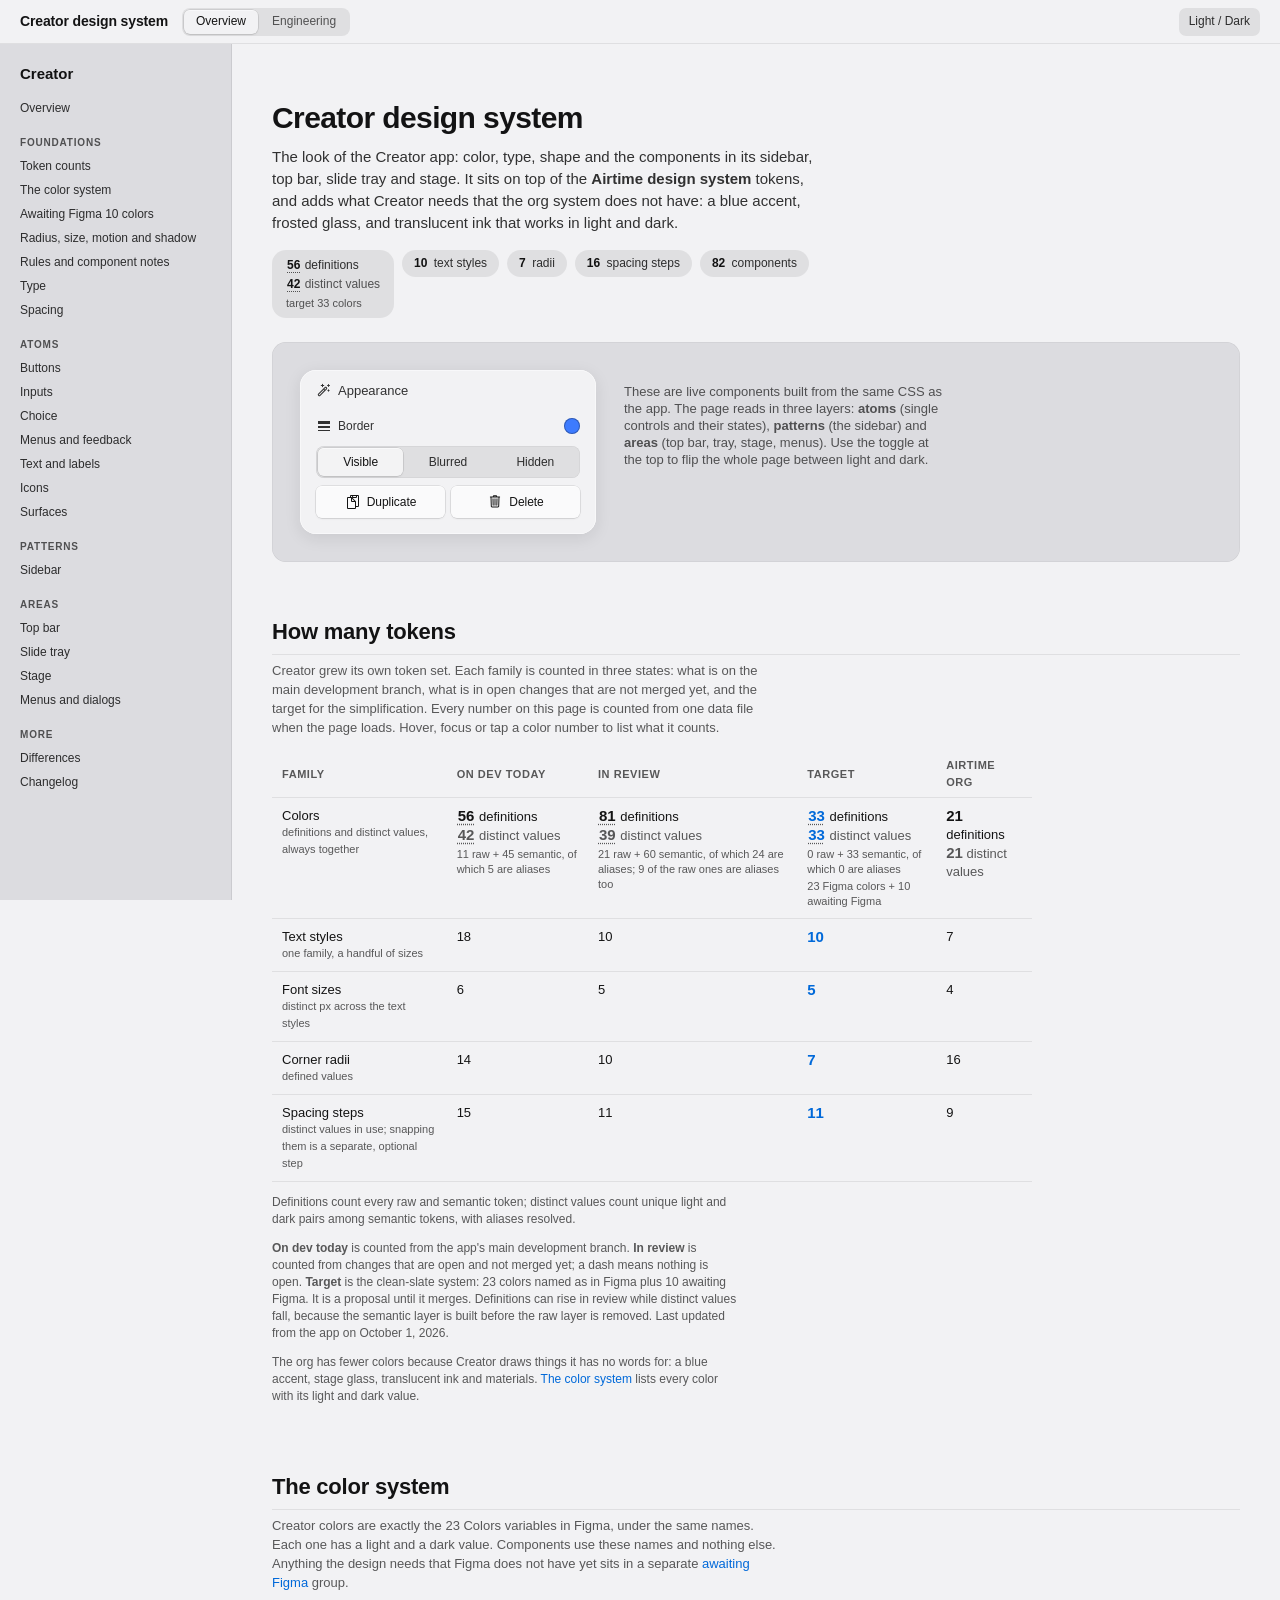
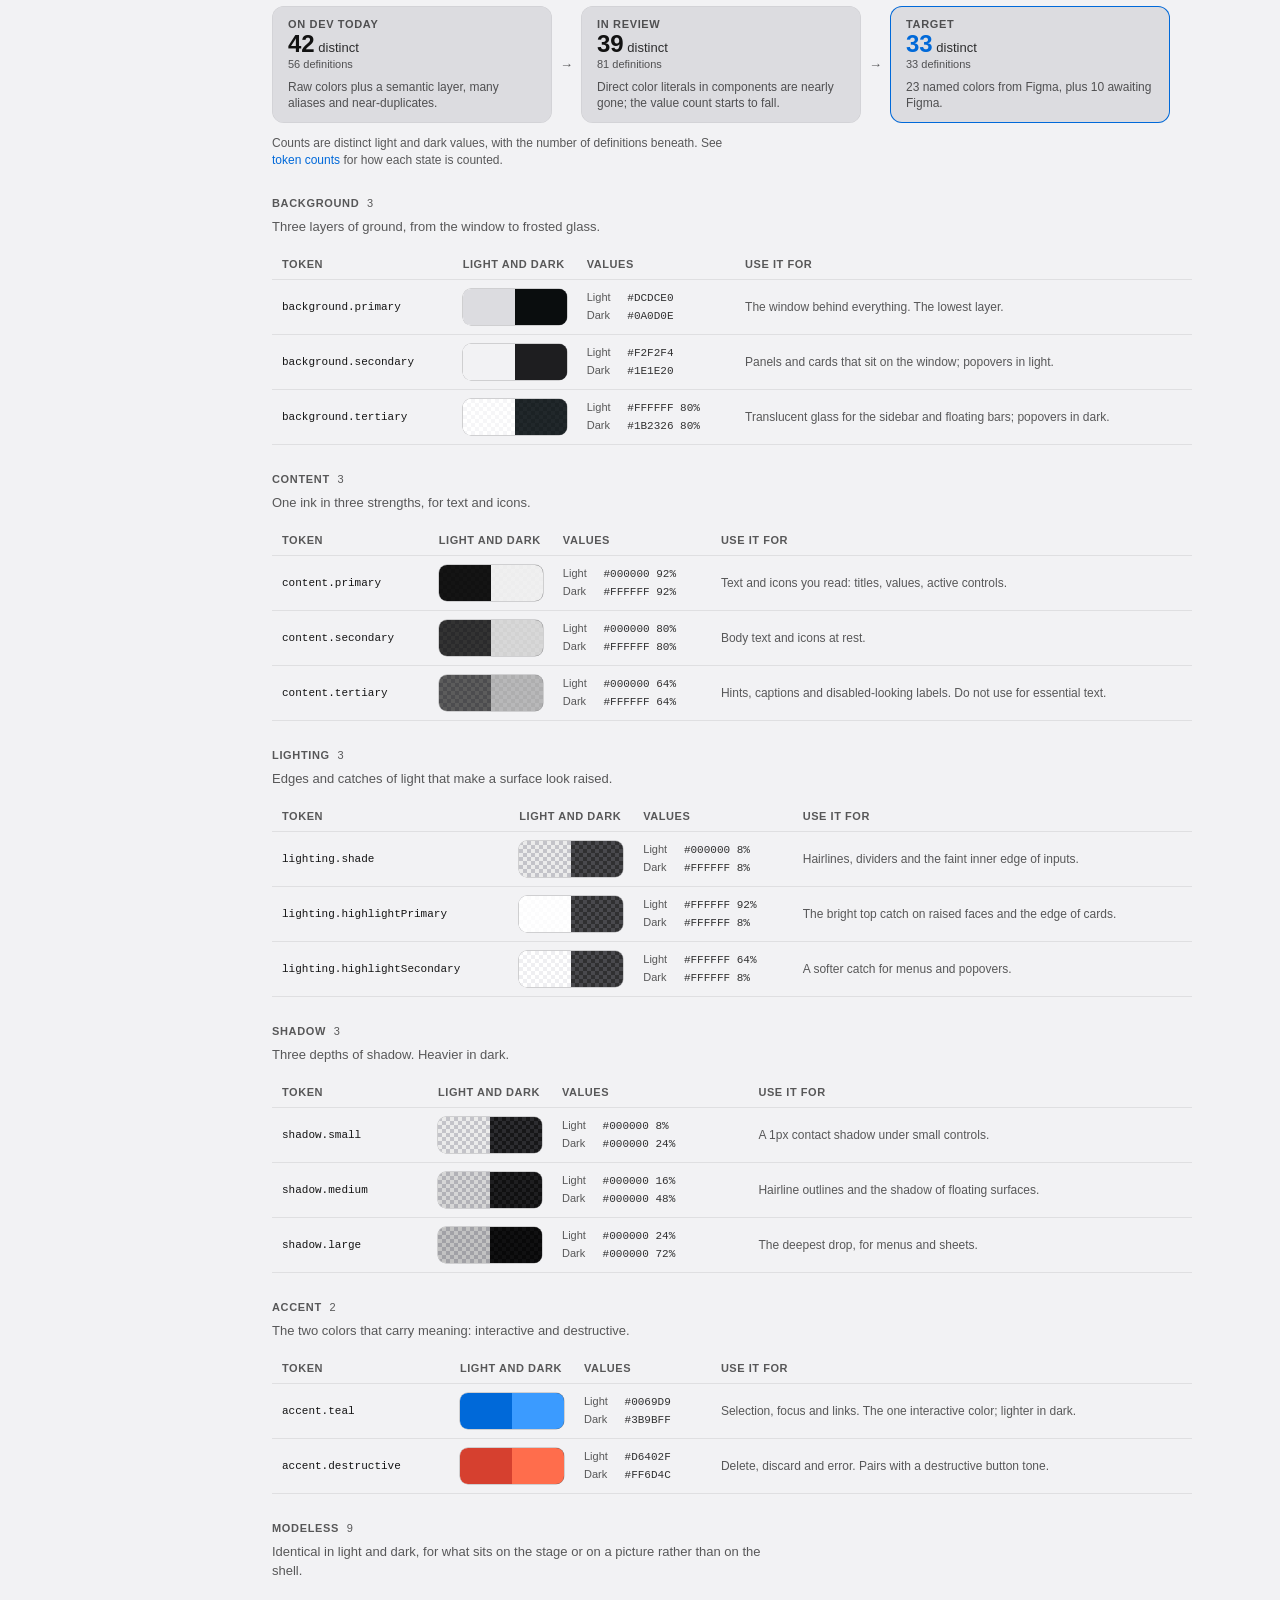
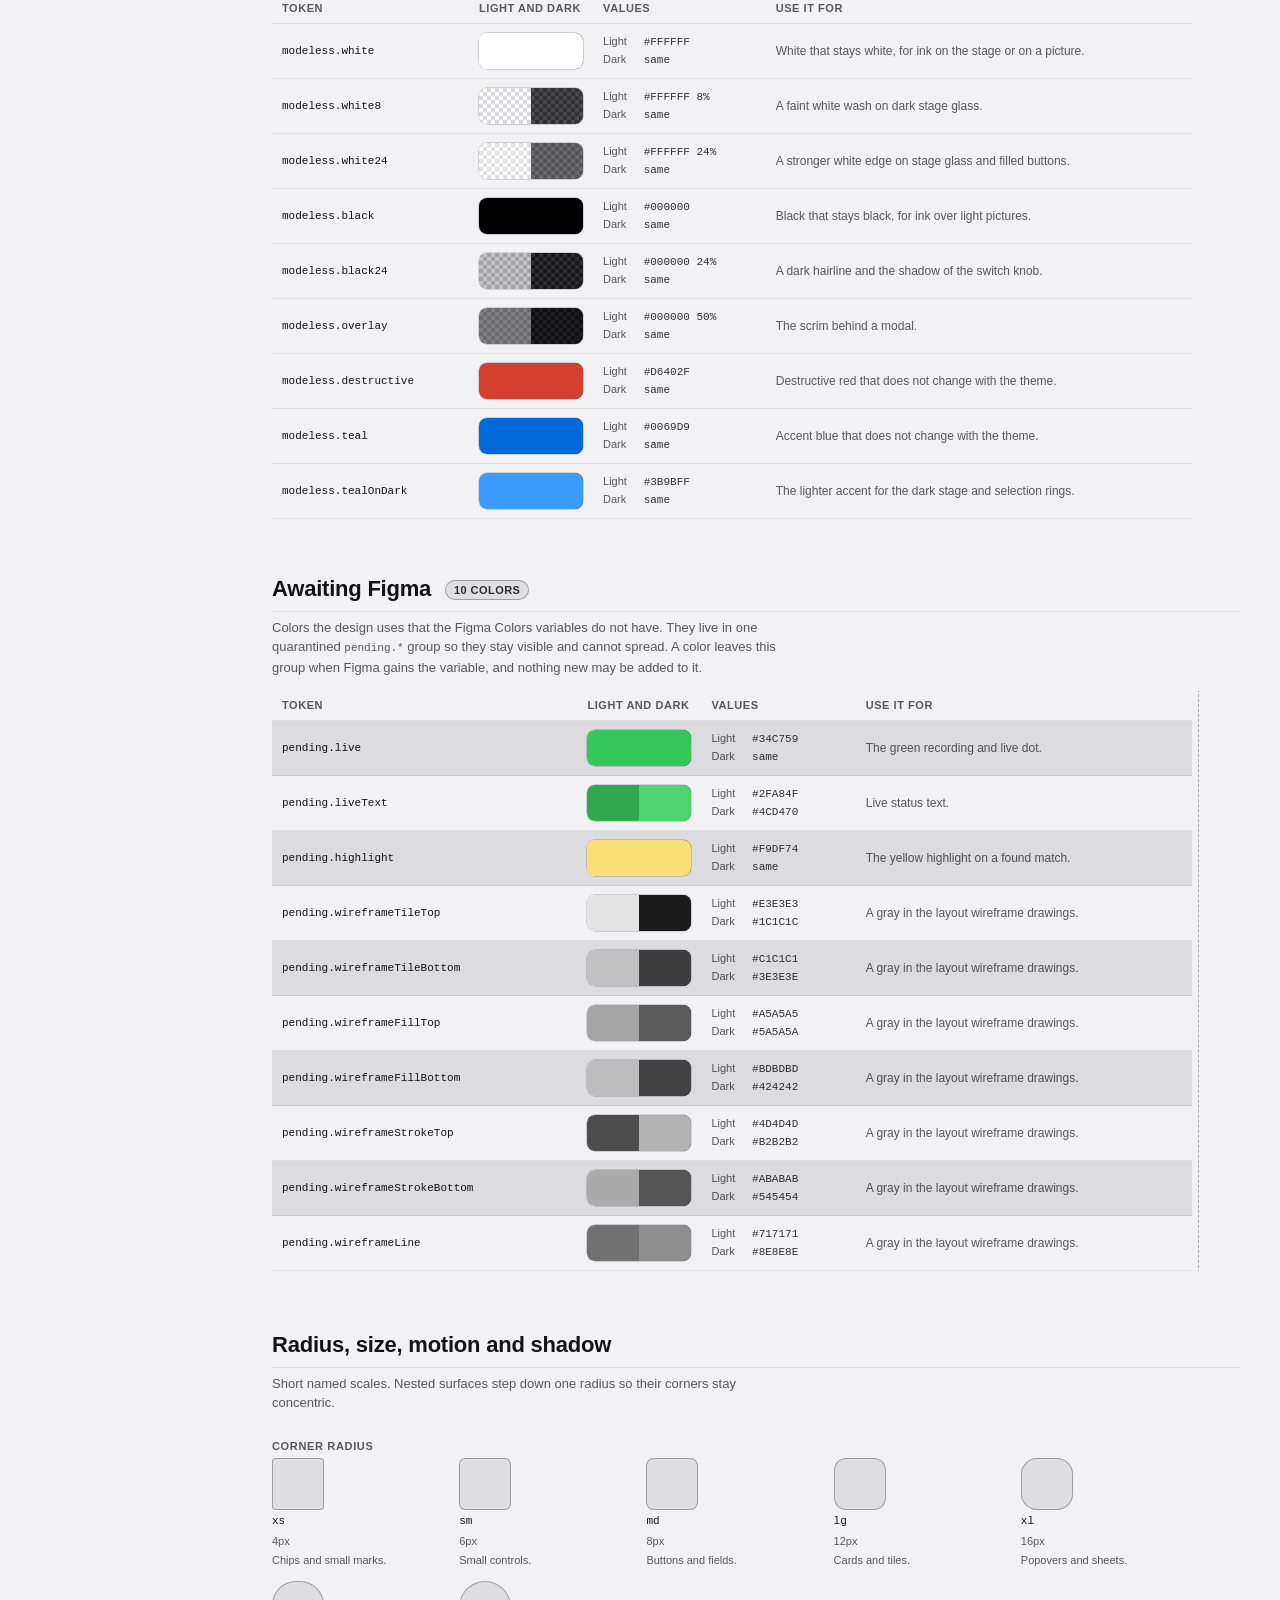
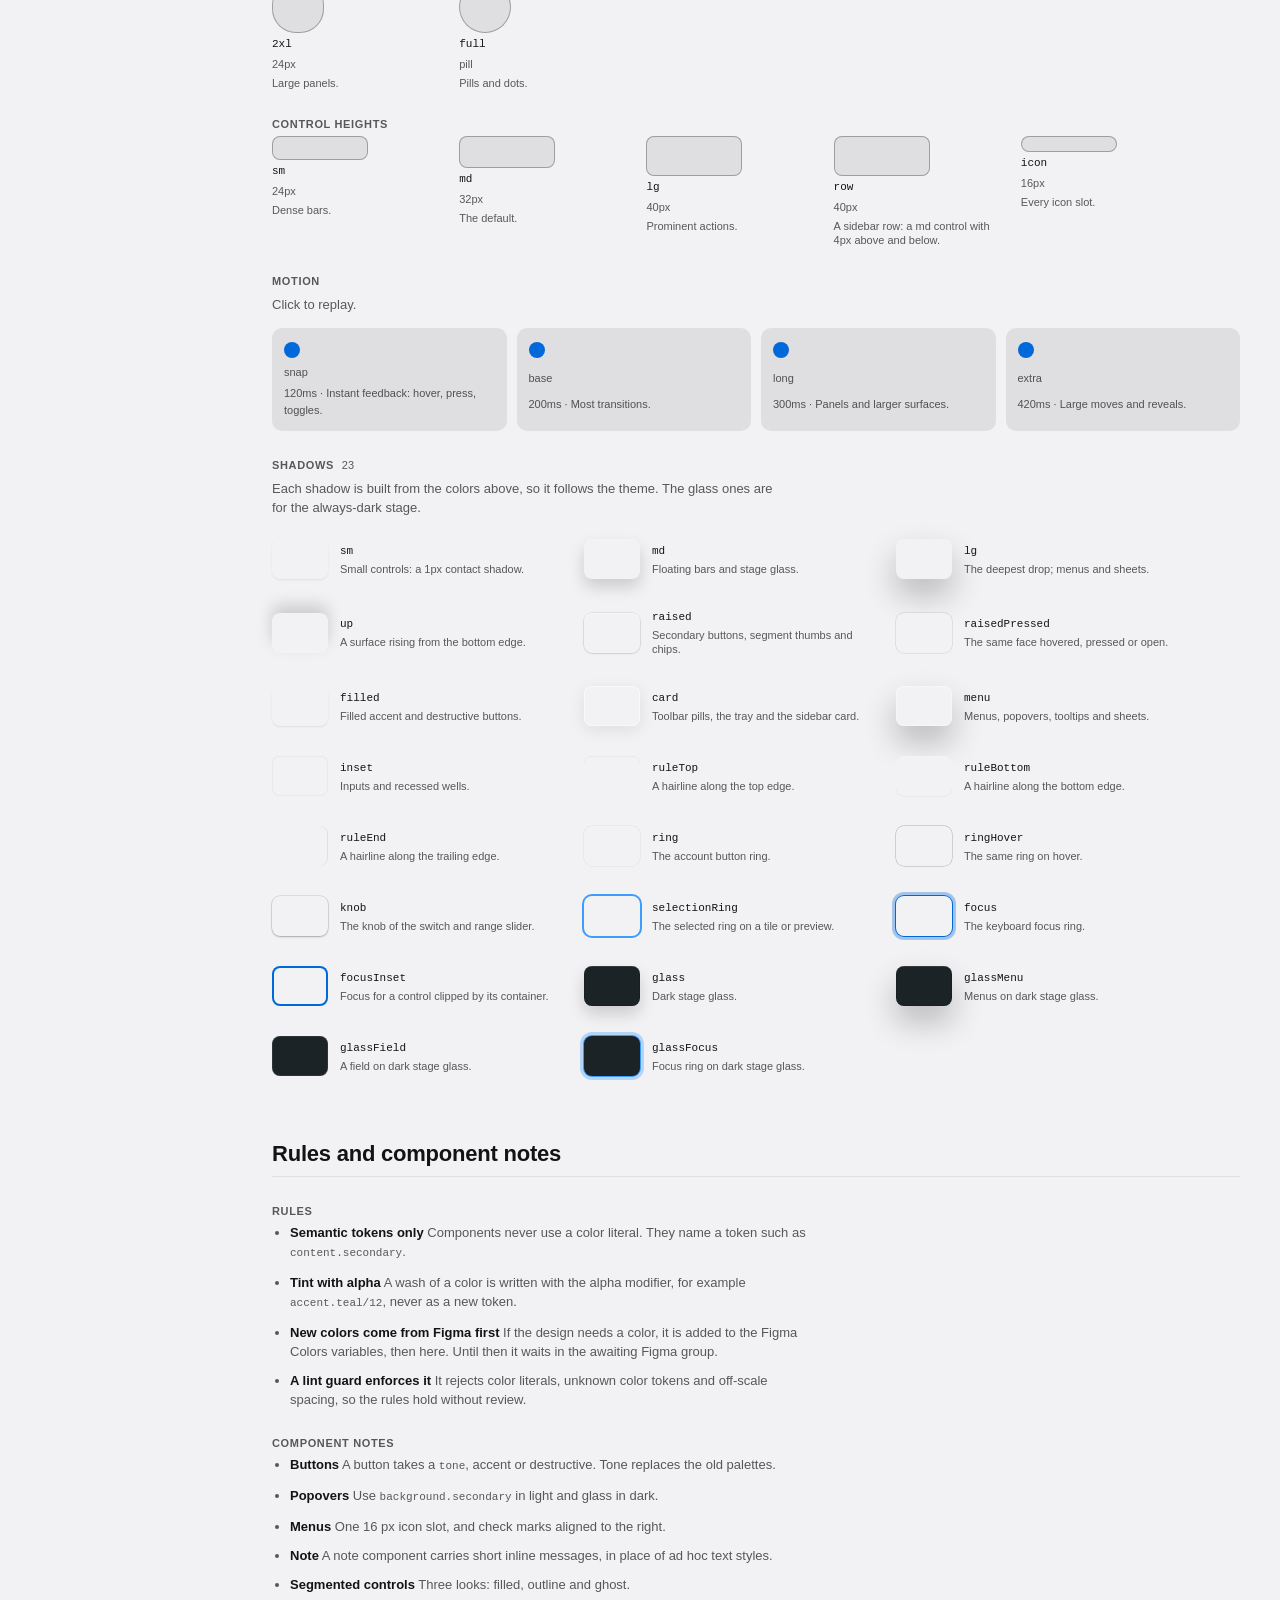
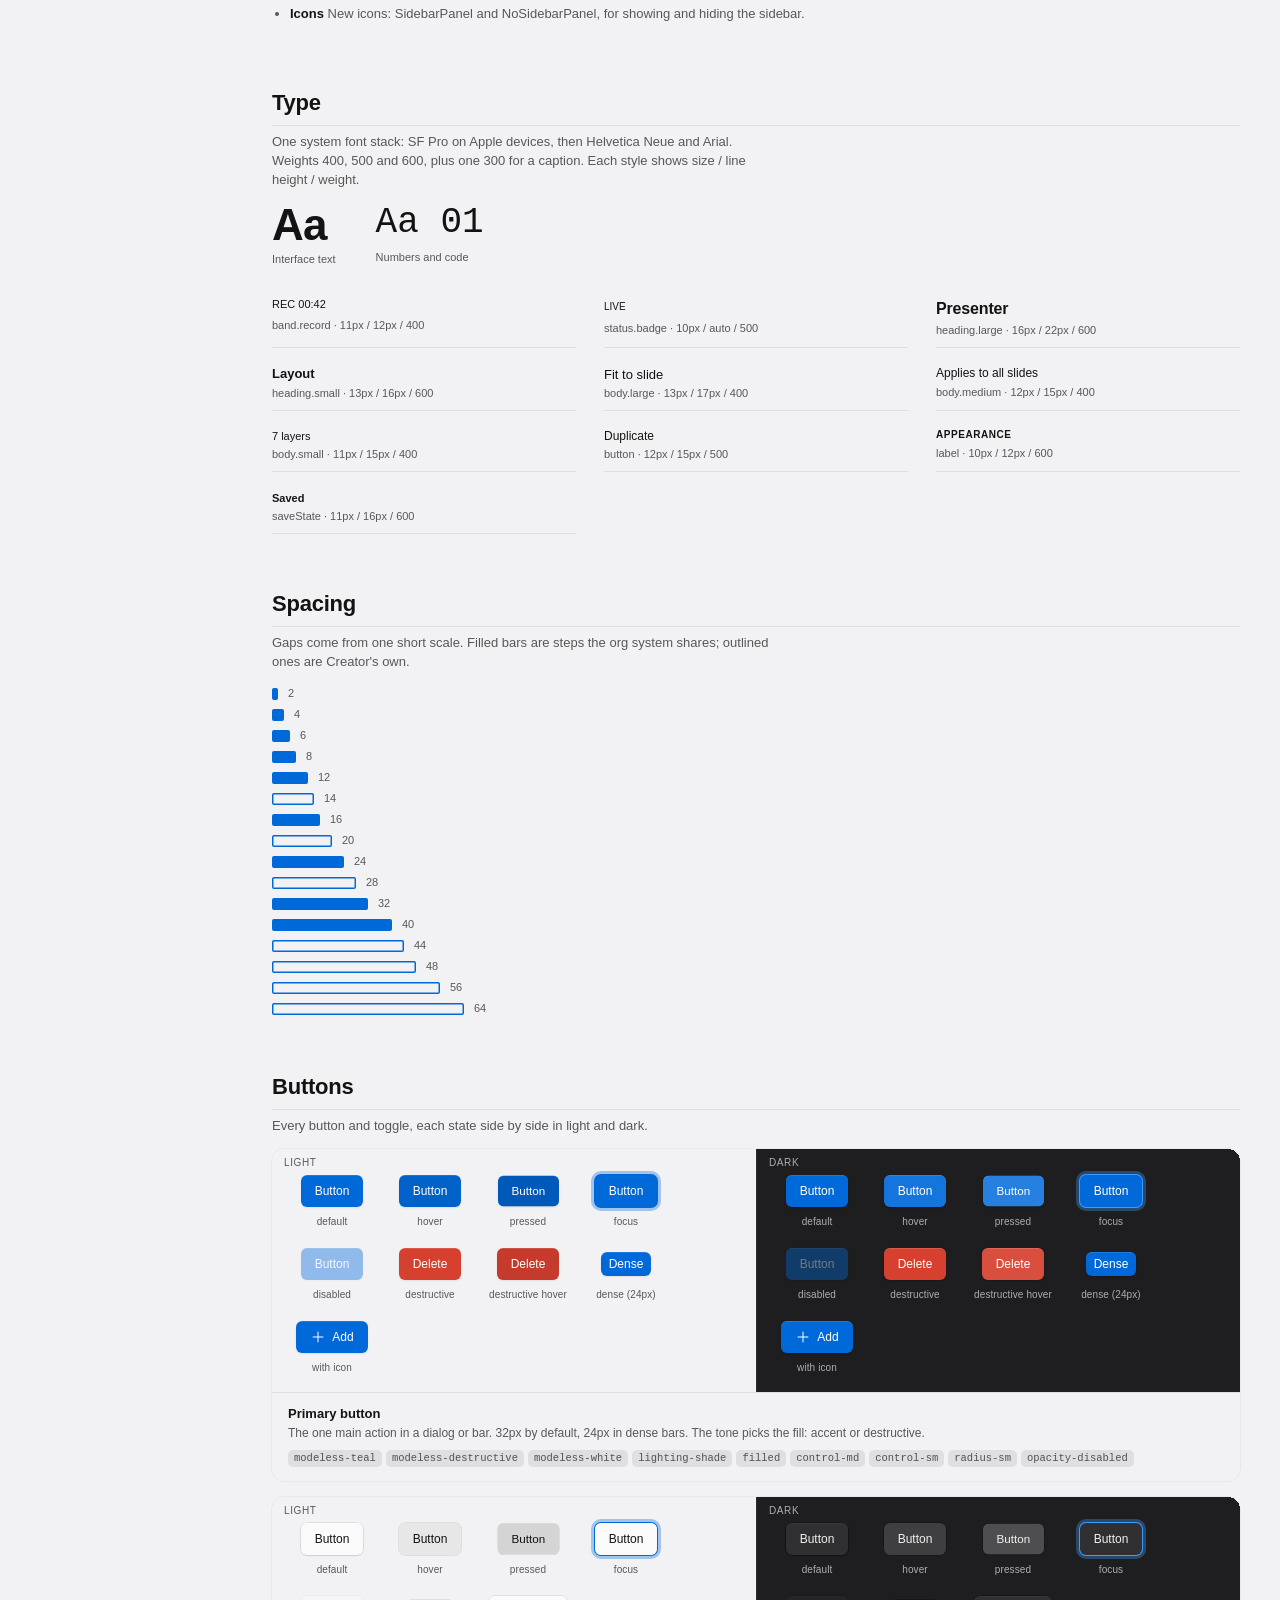
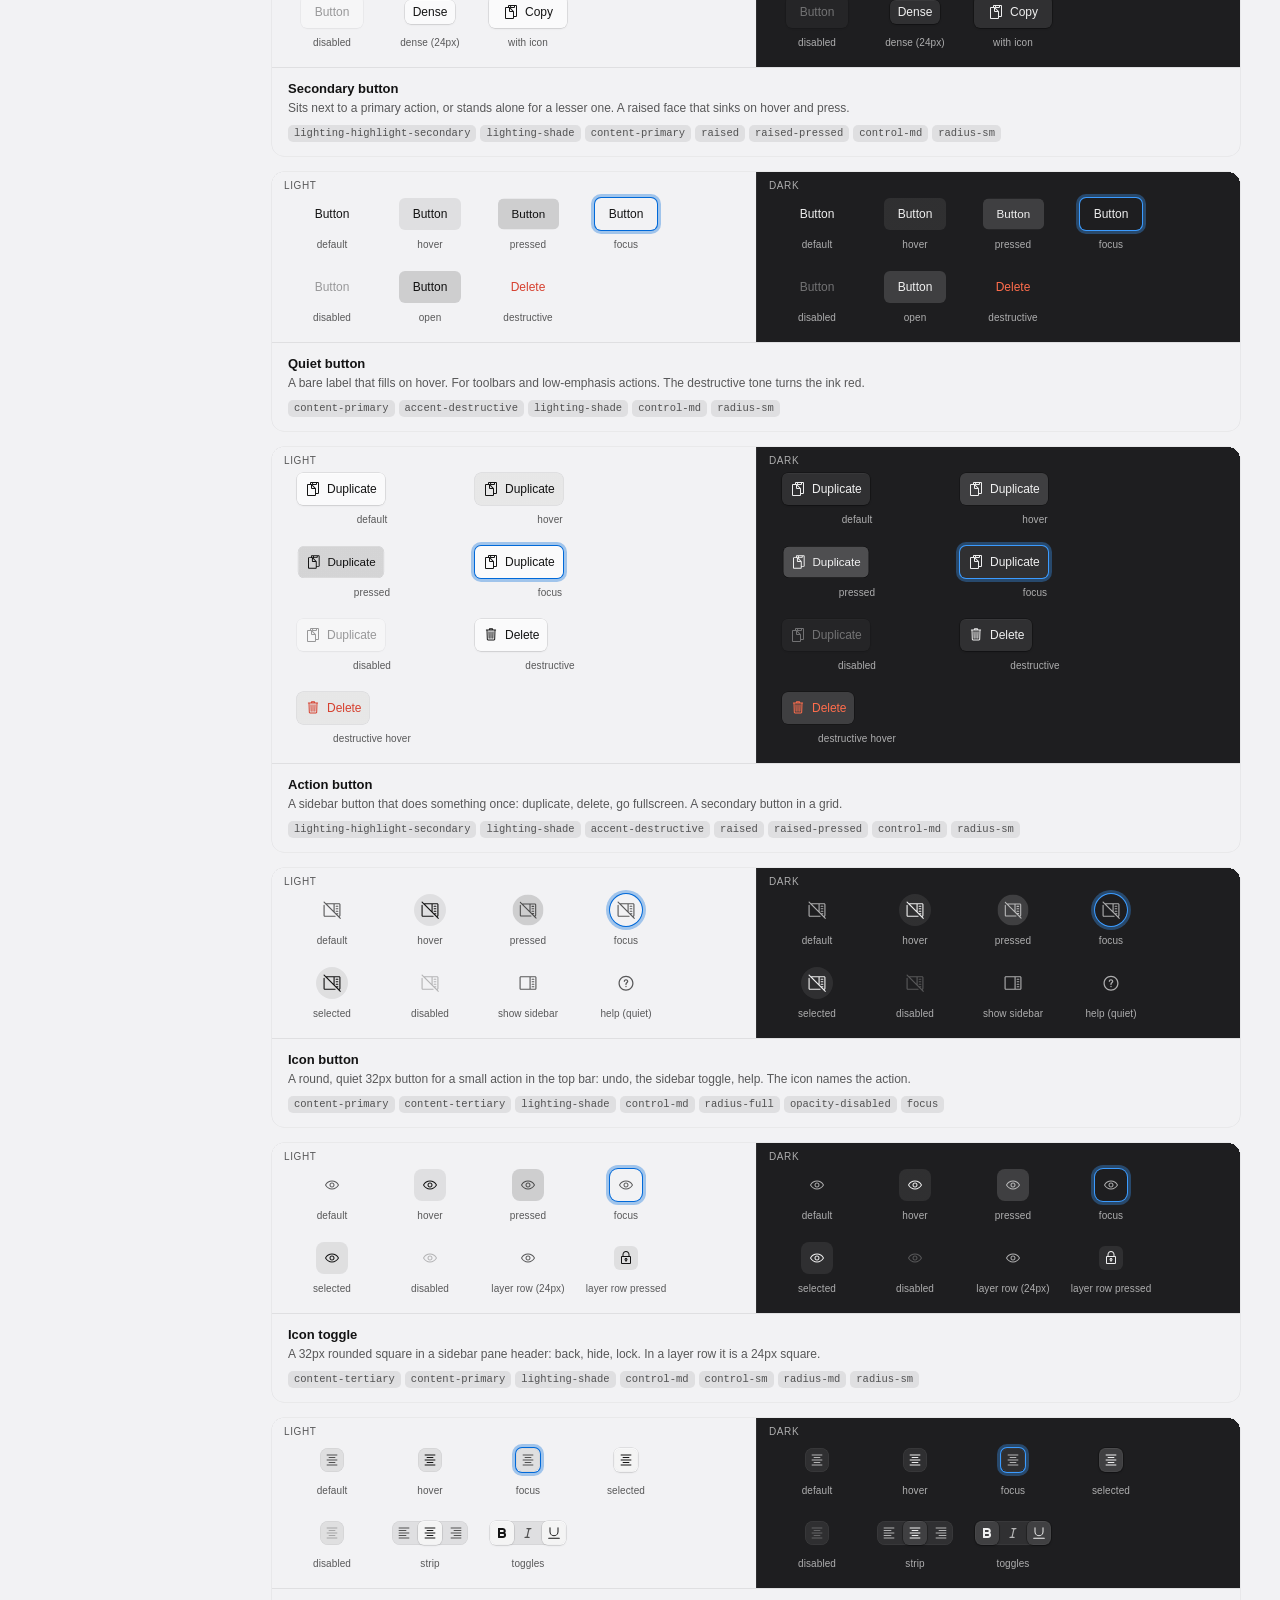
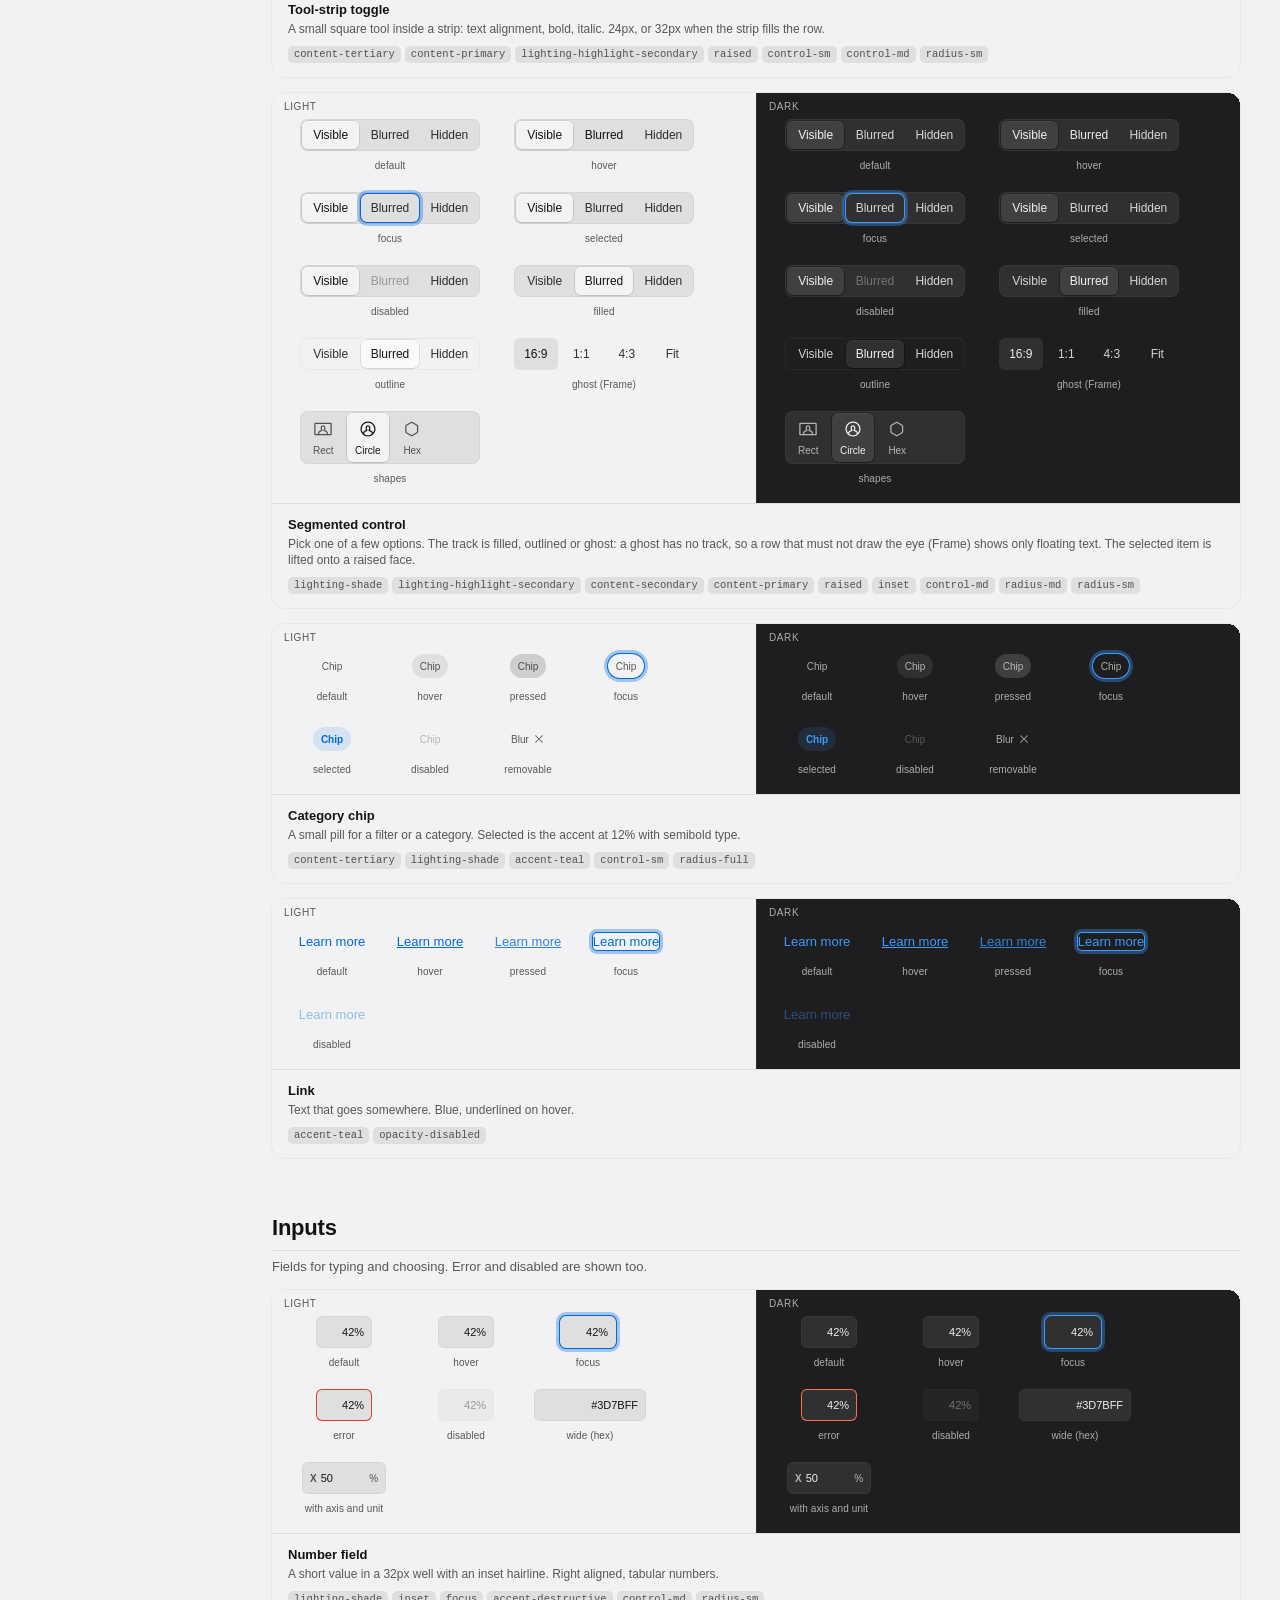
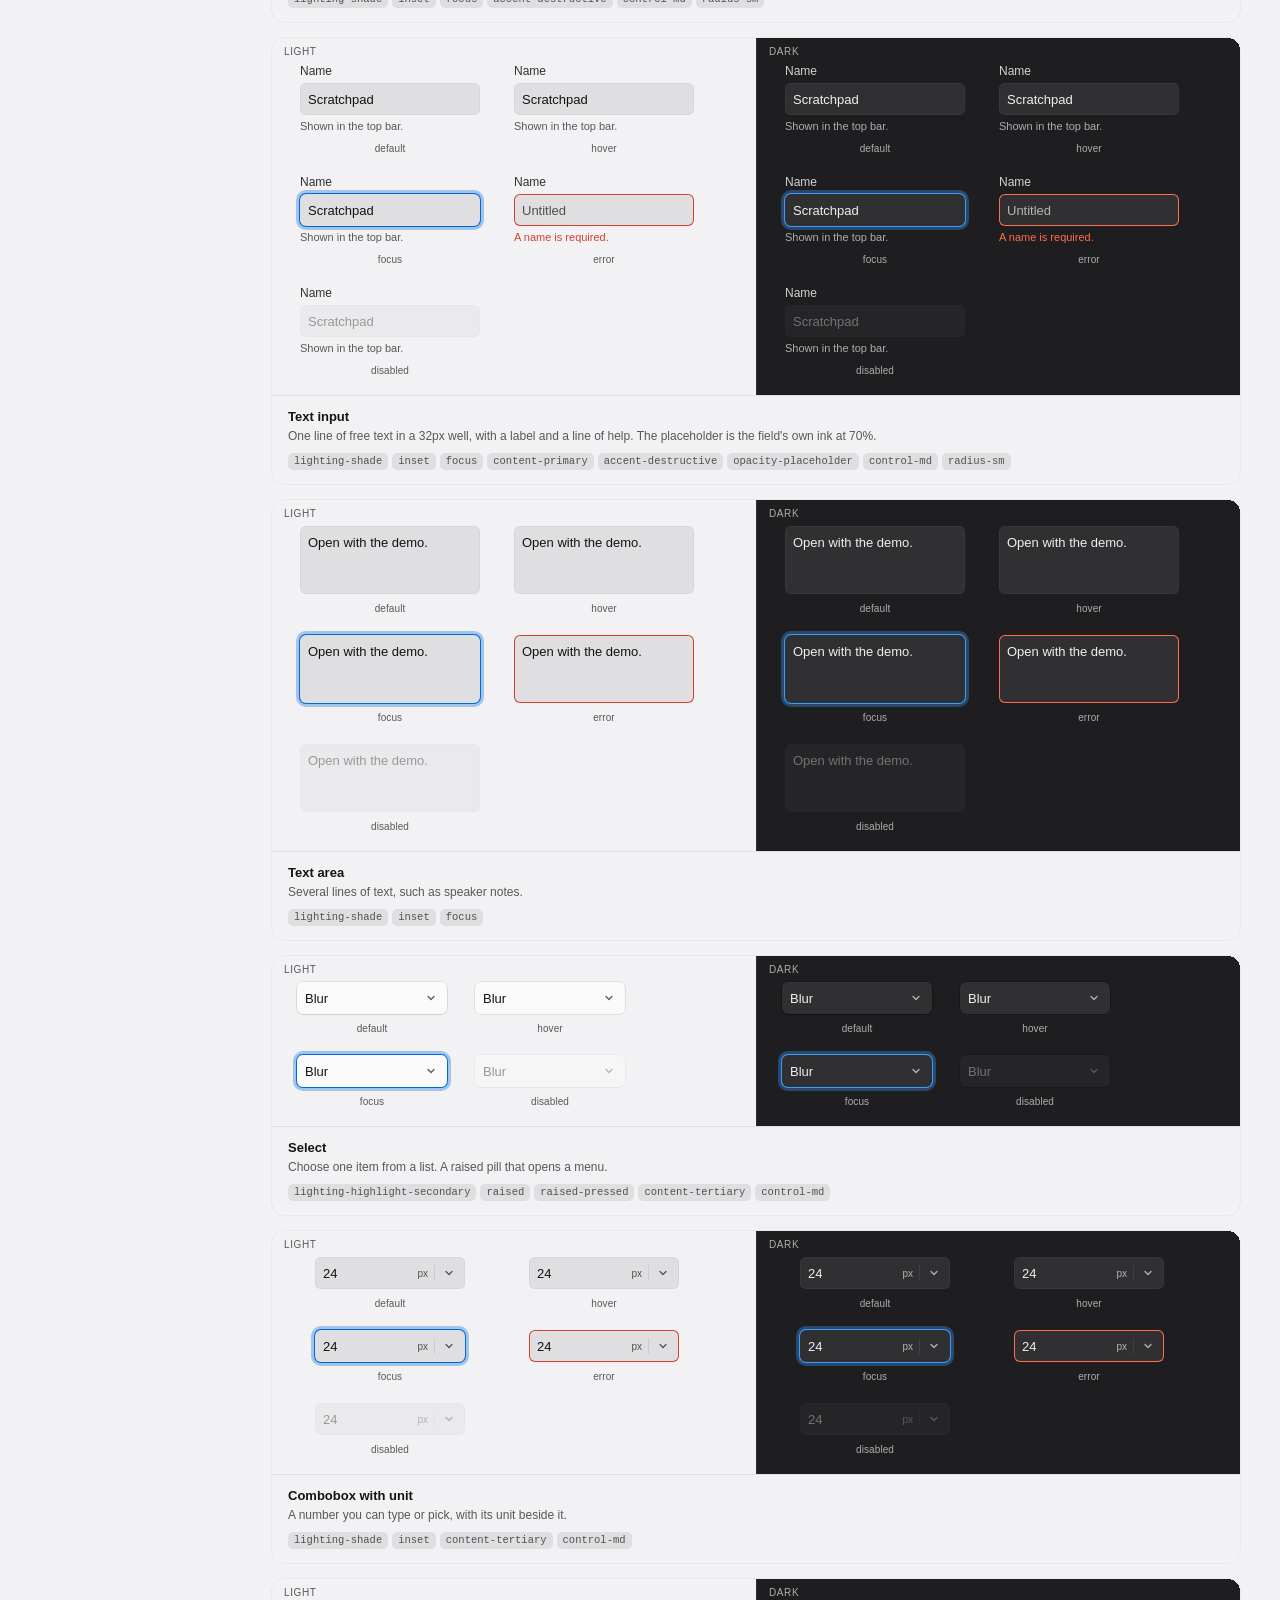
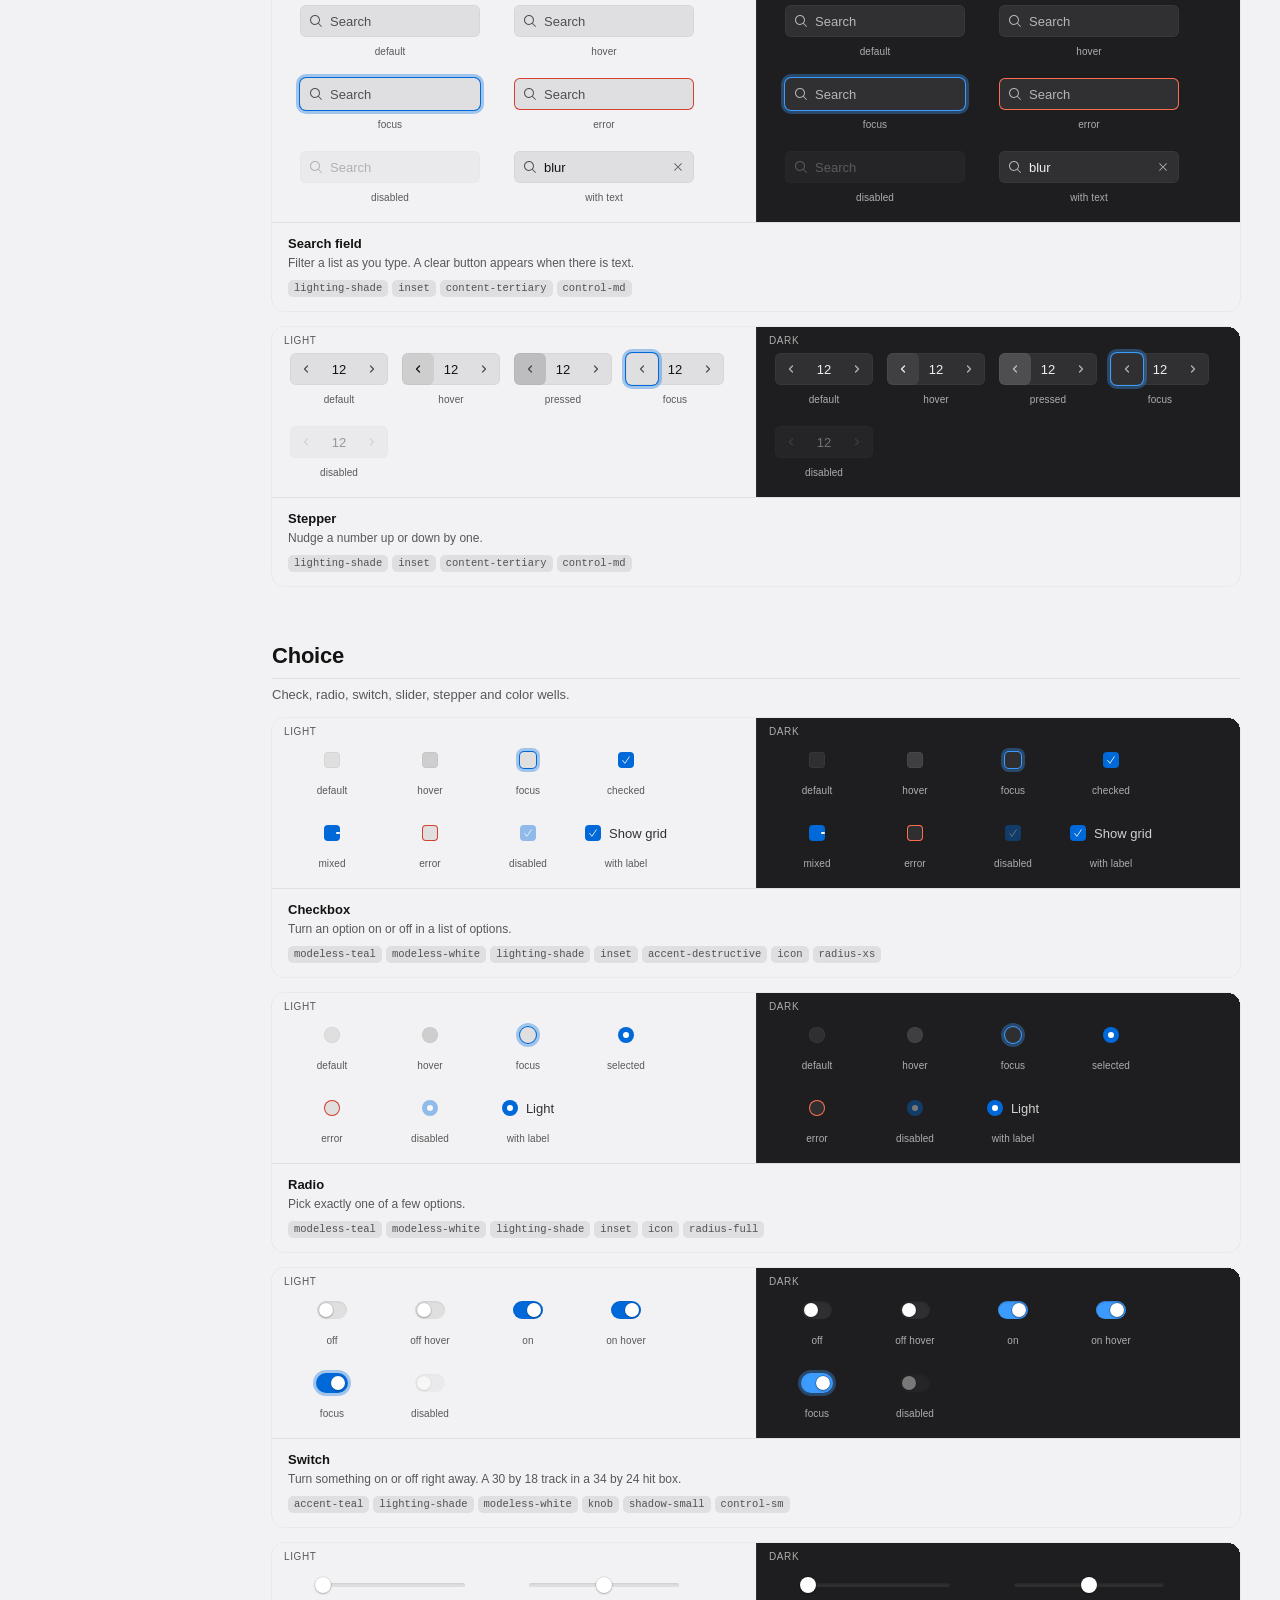
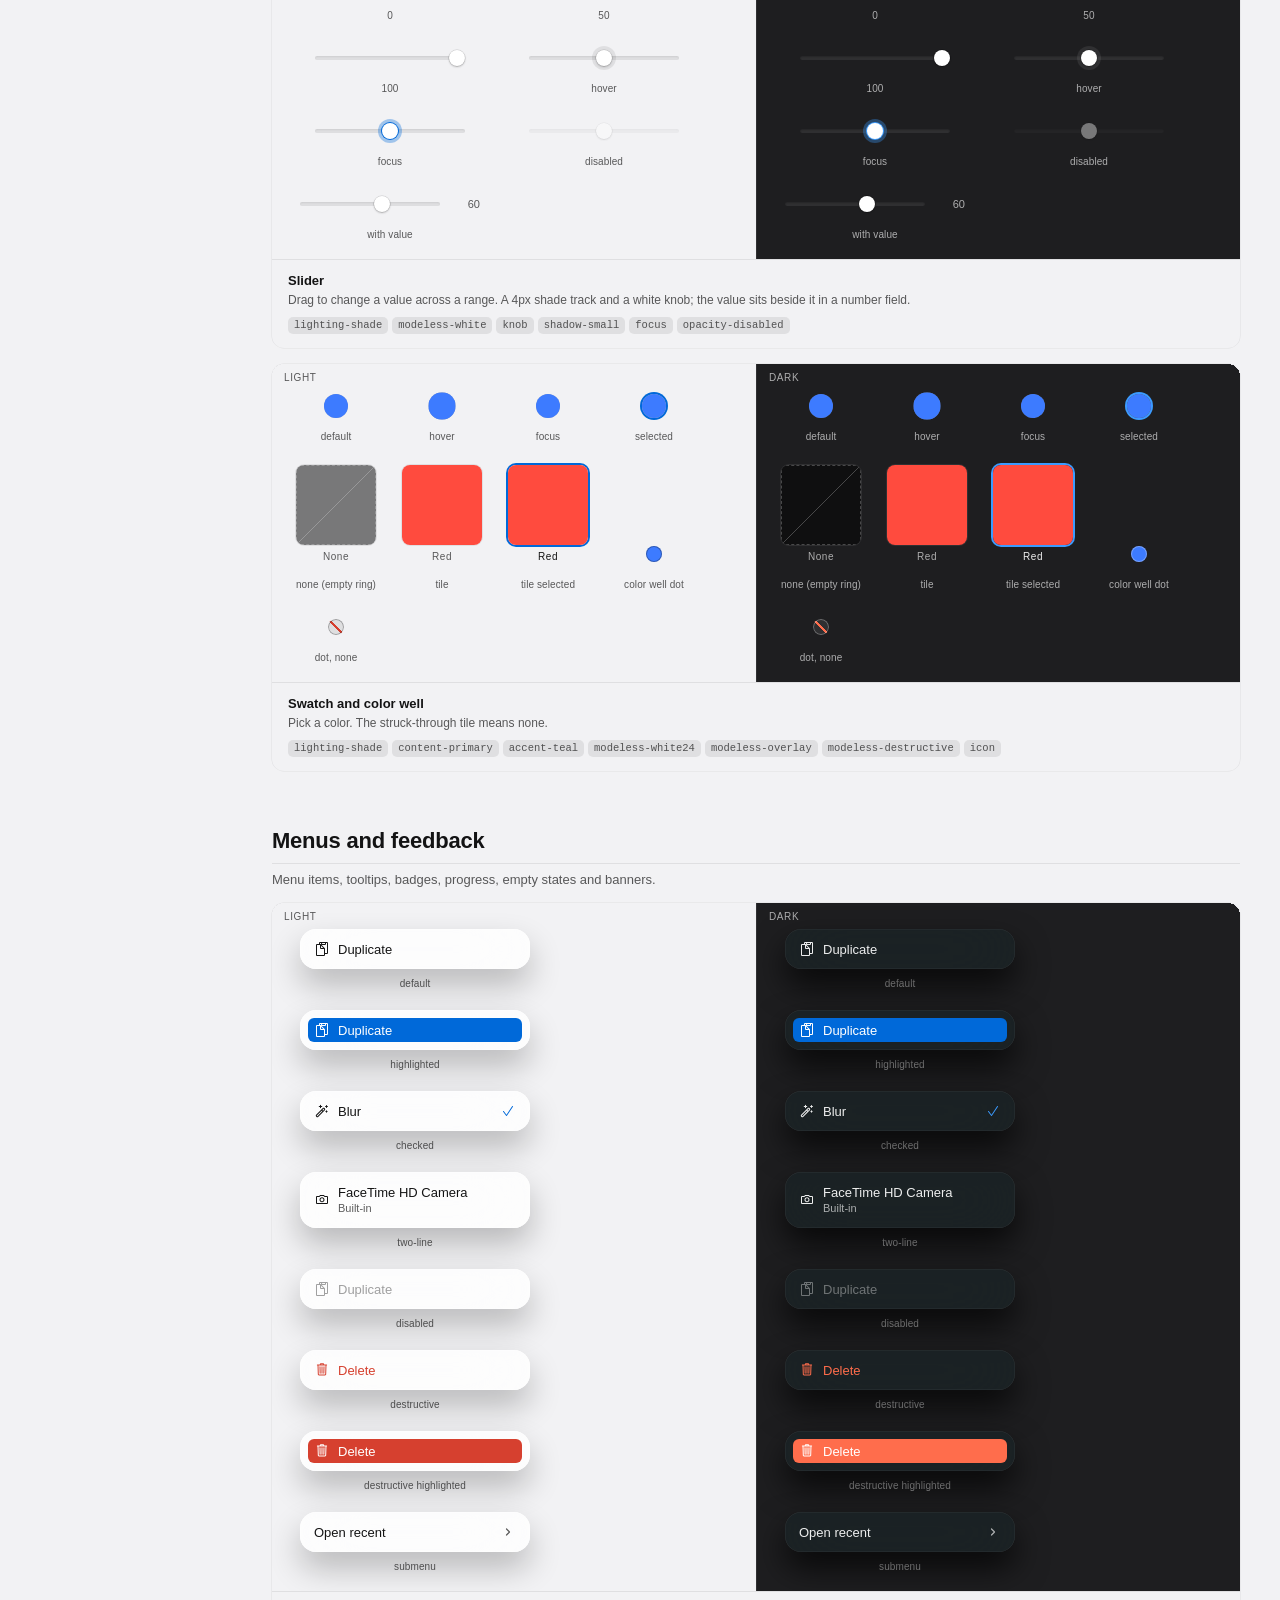
<file: creator/index.html>
<!DOCTYPE html>
<html lang="en" data-view="overview">
<head>
<meta charset="utf-8">
<meta name="viewport" content="width=device-width, initial-scale=1">
<link rel="icon" href="data:,">
<title>Creator Design System</title>
<script>
/* choose the view before first paint: ?view=eng|overview, else the remembered choice, else Overview */
(function () {
  var v = "overview";
  try {
    var q = new URLSearchParams(location.search).get("view"), s = null;
    try { s = localStorage.getItem("creator-ds-view"); } catch (e) {}
    if (q === "eng" || q === "overview") v = q; else if (s === "eng" || s === "overview") v = s;
  } catch (e) {}
  document.documentElement.setAttribute("data-view", v);
})();
</script>
<!-- org layer first (copies of airtime-design-system tokens), then Creator tokens that alias it -->
<link rel="stylesheet" href="tokens/org/tokens.css">
<link rel="stylesheet" href="tokens/org/org-theme.css">
<link rel="stylesheet" href="tokens/tokens.css">
<link rel="stylesheet" href="tokens/text-styles.css">
<link rel="stylesheet" href="css/base.css">
<link rel="stylesheet" href="css/sidebar.css">
<link rel="stylesheet" href="css/atoms.css">
<link rel="stylesheet" href="css/header.css">
<link rel="stylesheet" href="css/tray.css">
<link rel="stylesheet" href="css/stage.css">
<link rel="stylesheet" href="css/aux.css">
<link rel="stylesheet" href="css/human.css">
</head>
<body>
<header class="viewbar">
  <a class="viewbar-title" href="?view=overview" data-set-view="overview">Creator design system</a>
  <div class="viewswitch" role="group" aria-label="Page view">
    <button type="button" data-set-view="overview" aria-pressed="true">Overview</button>
    <button type="button" data-set-view="eng" aria-pressed="false">Engineering</button>
  </div>
  <button type="button" class="viewbar-theme" id="viewtheme" aria-label="Toggle light and dark">Light / Dark</button>
</header>
<div class="doc">
  <nav class="hv-nav" id="hnav" aria-label="Sections"></nav>
  <main class="hv-main" id="human"></main>
  <main class="hv-main" id="eng"></main>
</div>
<script type="module" src="js/main.js"></script>
</body>
</html>
</file>
<file: creator/tokens/org/tokens.css>
/* tokens.css — Generated from v2/tokens/*.json */
/* Do not edit manually. Run: node scripts/generate.js */
/* Generated: 2026-04-22 */

:root {
  /* colors */
  --color-modeless-white: #FFFFFF;
  --color-modeless-white-24: #FFFFFF3D;
  --color-modeless-black: #000000;
  --color-modeless-black-24: #0000003D;
  --color-modeless-overlay: #00000080;
  --color-modeless-teal: #79DDE8;
  --color-modeless-destructive: #D6402F;
  --color-modeless-silhouette: #8A9097;

  /* sizing */
  --size-0: 0px;
  --size-05: 2px;
  --size-10: 4px;
  --size-15: 6px;
  --size-20: 8px;
  --size-30: 12px;
  --size-40: 16px;
  --size-50: 20px;
  --size-60: 24px;
  --size-70: 28px;
  --size-80: 32px;
  --size-100: 40px;
  --size-120: 48px;
  --size-140: 56px;
  --size-160: 64px;
  --size-180: 72px;
  --size-200: 80px;
  --space-0: 0px;
  --space-05: 2px;
  --space-10: 4px;
  --space-15: 6px;
  --space-20: 8px;
  --space-30: 12px;
  --space-40: 16px;
  --space-60: 24px;
  --space-80: 32px;
  --space-100: 40px;

  /* typography */
  --font-family-primary: -apple-system, BlinkMacSystemFont, 'SF Pro', 'Segoe UI', Roboto, 'Helvetica Neue', Arial, sans-serif;
  --font-weight-regular: 400;
  --font-weight-medium: 500;
  --font-weight-semibold: 600;
  --font-weight-bold: 700;
  --font-size-heading-large: 16px;
  --line-height-heading-large: 24px;
  --font-weight-heading-large: 700;
  --font-size-heading-medium: 14px;
  --line-height-heading-medium: 20px;
  --font-weight-heading-medium: 600;
  --font-size-heading-small: 12px;
  --line-height-heading-small: 16px;
  --font-weight-heading-small: 600;
  --font-size-body-large: 14px;
  --line-height-body-large: 20px;
  --font-weight-body-large: 400;
  --font-size-body-medium: 12px;
  --line-height-body-medium: 16px;
  --font-weight-body-medium: 400;
  --font-size-body-small: 11px;
  --line-height-body-small: 16px;
  --font-weight-body-small: 400;
  --font-size-button-default: 12px;
  --line-height-button-default: 16px;
  --font-weight-button-default: 500;

  /* radii */
  --radius-0: 0px;
  --radius-05: 2px;
  --radius-10: 4px;
  --radius-15: 6px;
  --radius-20: 8px;
  --radius-25: 10px;
  --radius-30: 12px;
  --radius-35: 14px;
  --radius-40: 16px;
  --radius-45: 18px;
  --radius-50: 20px;
  --radius-60: 24px;
  --radius-70: 28px;
  --radius-80: 32px;
  --radius-90: 36px;
  --radius-100: 40px;
  --radius-9999: 9999px;

  /* shadows */
  --blur-small: 8px;
  --blur-medium: 16px;
  --blur-large: 32px;

  /* borders */
  --border-width-none: 0px;
  --border-width-thin: 1px;
  --border-width-medium: 2px;
  --border-style-solid: solid;

  /* opacity */
  --opacity-0: 0;
  --opacity-4: 0.04;
  --opacity-8: 0.08;
  --opacity-16: 0.16;
  --opacity-24: 0.24;
  --opacity-32: 0.32;
  --opacity-48: 0.48;
  --opacity-50: 0.5;
  --opacity-72: 0.72;
  --opacity-100: 1;

  /* z-index */
  --z-base: 0;
  --z-dropdown: 100;
  --z-sticky: 200;
  --z-modal-backdrop: 300;
  --z-modal: 400;
  --z-tooltip: 500;

  /* transitions */
  --duration-fast: 150ms;
  --duration-normal: 300ms;
  --duration-slow: 500ms;
  --easing-default: ease-out;
  --easing-in: ease-in;
  --easing-in-out: ease-in-out;
}

.dark {
  /* colors */
  --color-background-primary: #0A0D0E;
  --color-background-secondary: #12181A;
  --color-background-tertiary: #1B2326;
  --color-content-primary: #FFFFFF;
  --color-content-secondary: #D2D5D6;
  --color-content-tertiary: #B0B1B2;
  --color-highlight-primary: #FFFFFF14;
  --color-highlight-secondary: #FFFFFF29;
  --color-accent-teal: #79DDE8;
  --color-accent-destructive: #FF6D4C;
  --color-shadow-small: #0000003D;
  --color-shadow-medium: #0000007A;
  --color-shadow-large: #000000B8;

  /* shadows */
  --shadow-small: 0px 1px 3px 0px #0000003D;
  --shadow-medium: 0px 4px 12px 0px #0000007A;
  --shadow-large: 0px 8px 24px 0px #000000B8;
}

.light {
  /* colors */
  --color-background-primary: #F5F5F5;
  --color-background-secondary: #FFFFFF;
  --color-background-tertiary: #EBEBEB;
  --color-content-primary: #000E14;
  --color-content-secondary: #383D3D;
  --color-content-tertiary: #646666;
  --color-highlight-primary: #00000014;
  --color-highlight-secondary: #0000000A;
  --color-accent-teal: #1A7580;
  --color-accent-destructive: #D6402F;
  --color-shadow-small: #00000014;
  --color-shadow-medium: #00000029;
  --color-shadow-large: #0000003D;

  /* shadows */
  --shadow-small: 0px 1px 3px 0px #00000014;
  --shadow-medium: 0px 4px 12px 0px #00000029;
  --shadow-large: 0px 8px 24px 0px #0000003D;
}

/* OS preference fallback (when no .dark/.light class is set) */
@media (prefers-color-scheme: dark) {
  :root:not(.dark):not(.light) {
    /* colors */
    --color-background-primary: #0A0D0E;
    --color-background-secondary: #12181A;
    --color-background-tertiary: #1B2326;
    --color-content-primary: #FFFFFF;
    --color-content-secondary: #D2D5D6;
    --color-content-tertiary: #B0B1B2;
    --color-highlight-primary: #FFFFFF14;
    --color-highlight-secondary: #FFFFFF29;
    --color-accent-teal: #79DDE8;
    --color-accent-destructive: #FF6D4C;
    --color-shadow-small: #0000003D;
    --color-shadow-medium: #0000007A;
    --color-shadow-large: #000000B8;

    /* shadows */
    --shadow-small: 0px 1px 3px 0px #0000003D;
    --shadow-medium: 0px 4px 12px 0px #0000007A;
    --shadow-large: 0px 8px 24px 0px #000000B8;
  }
}

@media (prefers-color-scheme: light) {
  :root:not(.dark):not(.light) {
    /* colors */
    --color-background-primary: #F5F5F5;
    --color-background-secondary: #FFFFFF;
    --color-background-tertiary: #EBEBEB;
    --color-content-primary: #000E14;
    --color-content-secondary: #383D3D;
    --color-content-tertiary: #646666;
    --color-highlight-primary: #00000014;
    --color-highlight-secondary: #0000000A;
    --color-accent-teal: #1A7580;
    --color-accent-destructive: #D6402F;
    --color-shadow-small: #00000014;
    --color-shadow-medium: #00000029;
    --color-shadow-large: #0000003D;

    /* shadows */
    --shadow-small: 0px 1px 3px 0px #00000014;
    --shadow-medium: 0px 4px 12px 0px #00000029;
    --shadow-large: 0px 8px 24px 0px #0000003D;
  }
}
</file>
<file: creator/tokens/org/org-theme.css>
/* org-theme.css - Generated: the org system's .dark/.light blocks re-scoped to [data-theme] so one theme switch drives both token layers. */
:root,
[data-theme="light"] {
  /* colors */
  --color-background-primary: #F5F5F5;
  --color-background-secondary: #FFFFFF;
  --color-background-tertiary: #EBEBEB;
  --color-content-primary: #000E14;
  --color-content-secondary: #383D3D;
  --color-content-tertiary: #646666;
  --color-highlight-primary: #00000014;
  --color-highlight-secondary: #0000000A;
  --color-accent-teal: #1A7580;
  --color-accent-destructive: #D6402F;
  --color-shadow-small: #00000014;
  --color-shadow-medium: #00000029;
  --color-shadow-large: #0000003D;

  /* shadows */
  --shadow-small: 0px 1px 3px 0px #00000014;
  --shadow-medium: 0px 4px 12px 0px #00000029;
  --shadow-large: 0px 8px 24px 0px #0000003D;
}
[data-theme="dark"] {
  /* colors */
  --color-background-primary: #0A0D0E;
  --color-background-secondary: #12181A;
  --color-background-tertiary: #1B2326;
  --color-content-primary: #FFFFFF;
  --color-content-secondary: #D2D5D6;
  --color-content-tertiary: #B0B1B2;
  --color-highlight-primary: #FFFFFF14;
  --color-highlight-secondary: #FFFFFF29;
  --color-accent-teal: #79DDE8;
  --color-accent-destructive: #FF6D4C;
  --color-shadow-small: #0000003D;
  --color-shadow-medium: #0000007A;
  --color-shadow-large: #000000B8;

  /* shadows */
  --shadow-small: 0px 1px 3px 0px #0000003D;
  --shadow-medium: 0px 4px 12px 0px #0000007A;
  --shadow-large: 0px 8px 24px 0px #000000B8;
}
</file>
<file: creator/tokens/tokens.css>
/* tokens.css - Creator design system. Do not edit by hand: the values are mirrored from the app's token file.
 * Prefix --cr- keeps these apart from airtime-design-system's tokens.
 * Colors are the 23 Colors variables of the Figma Creator file, under their Figma names, plus a quarantined
 * pending group for colors the design uses and Figma does not define yet.
 * Themes: [data-theme="light"] (default) and [data-theme="dark"]; any element can set it, so light and dark can sit side by side.
 * Every color and shadow is declared inside both theme blocks: a var() reference declared once at :root would resolve there
 * and pin the light value under a dark subtree. Load tokens/org/tokens.css and tokens/org/org-theme.css first (font weights and
 * a few type sizes alias them). */

:root {

  /* radii */
  --cr-radius-xs: 4px;
  --cr-radius-sm: 6px;
  --cr-radius-md: 8px;
  --cr-radius-lg: 12px;
  --cr-radius-xl: 16px;
  --cr-radius-2xl: 24px;
  --cr-radius-full: 9999px;

  /* control heights, one ladder */
  --cr-size-control-sm: 24px;
  --cr-size-control-md: 32px;
  --cr-size-control-lg: 40px;
  --cr-size-row: 40px;
  --cr-size-icon: 16px;

  /* layout sizes shared by two or more places */
  --cr-size-layout-sidebar: 296px;
  --cr-size-layout-selection-menu-min: 220px;
  --cr-size-layout-device-popover: 298px;
  --cr-size-layout-record-min: 93px;
  --cr-size-layout-slide-lane: 84px;
  --cr-size-layout-slide-thumbnail: 78px;
  --cr-size-layout-share-dialog: 460px;
  --cr-size-layout-video-library: 280px;
  --cr-size-layout-video-details: 240px;
  --cr-size-layout-video-timeline: 144px;
  --cr-size-sheet-width: 800px;
  --cr-size-sheet-height: 642px;

  /* spacing: the 4px scale, and the one gutter around the stage, tray and sidebar */
  --cr-space-gutter: 16px;
  --cr-space-0-5: 2px;
  --cr-space-1: 4px;
  --cr-space-1-5: 6px;
  --cr-space-2: 8px;
  --cr-space-2-5: 10px;
  --cr-space-3: 12px;
  --cr-space-3-5: 14px;
  --cr-space-4: 16px;
  --cr-space-5: 20px;
  --cr-space-6: 24px;
  --cr-space-7: 28px;
  --cr-space-8: 32px;
  --cr-space-9: 36px;
  --cr-space-10: 40px;
  --cr-space-11: 44px;
  --cr-space-12: 48px;
  --cr-space-14: 56px;
  --cr-space-16: 64px;

  /* durations and easings */
  --cr-duration-snap: 120ms;
  --cr-duration-base: 200ms;
  --cr-duration-long: 300ms;
  --cr-duration-extra: 420ms;
  --cr-easing-out: ease-out;
  --cr-easing-settle: cubic-bezier(.32, .72, 0, 1);
  --cr-easing-standard: ease-in-out;
  --cr-easing-spring: cubic-bezier(.34, 1.4, .5, 1);
  --cr-easing-flow: cubic-bezier(.25, .46, .2, .99);

  /* blur (Figma's background blur is about twice CSS blur()), hairlines, opacity */
  --cr-blur-small: 8px;
  --cr-blur-large: 32px;
  --cr-border-width-hair: 0.5px;
  --cr-border-width-thin: 1px;
  --cr-border-width-medium: 2px;
  --cr-opacity-disabled: 0.4;
  --cr-opacity-placeholder: 0.7;

  /* type */
  --cr-font-family-body: -apple-system, BlinkMacSystemFont, 'SF Pro Text', 'SF Pro Display', 'Helvetica Neue', Helvetica, Arial, sans-serif;
  --cr-font-family-heading: -apple-system, BlinkMacSystemFont, 'SF Pro Text', 'SF Pro Display', 'Helvetica Neue', Helvetica, Arial, sans-serif;
  --cr-font-family-mono: ui-monospace, 'SF Mono', Menlo, monospace;
  --cr-font-size-3xs: 9px;
  --cr-font-size-2xs: 10px;
  --cr-font-size-xs: var(--font-size-body-small);
  --cr-font-size-sm: var(--font-size-heading-small);
  --cr-font-size-md: 13px;
  --cr-font-size-lg: 16px;
  --cr-font-weight-medium: var(--font-weight-medium);
  --cr-font-weight-normal: var(--font-weight-regular);
  --cr-font-weight-semibold: var(--font-weight-semibold);
  --cr-line-height-selection: 1.15;
  --cr-letter-spacing-label: 0.055em;

  /* z-index */
  --cr-z-stage: 1;
  --cr-z-stage-band: 12;
  --cr-z-stage-controls: 13;
  --cr-z-tray: 15;
  --cr-z-top-bar: 20;
}

:root,
[data-theme="light"] {
  color-scheme: light;

  /* colors: background */
  --cr-color-background-primary: #DCDCE0;
  --cr-color-background-secondary: #F2F2F4;
  --cr-color-background-tertiary: rgba(255, 255, 255, 0.80);

  /* colors: content */
  --cr-color-content-primary: rgba(0, 0, 0, 0.92);
  --cr-color-content-secondary: rgba(0, 0, 0, 0.80);
  --cr-color-content-tertiary: rgba(0, 0, 0, 0.64);

  /* colors: lighting */
  --cr-color-lighting-shade: rgba(0, 0, 0, 0.08);
  --cr-color-lighting-highlight-primary: rgba(255, 255, 255, 0.92);
  --cr-color-lighting-highlight-secondary: rgba(255, 255, 255, 0.64);

  /* colors: shadow */
  --cr-color-shadow-small: rgba(0, 0, 0, 0.08);
  --cr-color-shadow-medium: rgba(0, 0, 0, 0.16);
  --cr-color-shadow-large: rgba(0, 0, 0, 0.24);

  /* colors: accent */
  --cr-color-accent-teal: #0069D9;
  --cr-color-accent-destructive: #D6402F;

  /* colors: modeless */
  --cr-color-modeless-white: #FFFFFF;
  --cr-color-modeless-white8: rgba(255, 255, 255, 0.08);
  --cr-color-modeless-white24: rgba(255, 255, 255, 0.24);
  --cr-color-modeless-black: #000000;
  --cr-color-modeless-black24: rgba(0, 0, 0, 0.24);
  --cr-color-modeless-overlay: rgba(0, 0, 0, 0.5);
  --cr-color-modeless-destructive: #D6402F;
  --cr-color-modeless-teal: #0069D9;
  --cr-color-modeless-teal-on-dark: #3B9BFF;

  /* colors: pending (the design uses them, Figma does not define them yet) */
  --cr-color-pending-live: #34C759;
  --cr-color-pending-live-text: #2FA84F;
  --cr-color-pending-highlight: #f9df74;
  --cr-color-pending-wireframe-tile-top: #E3E3E3;
  --cr-color-pending-wireframe-tile-bottom: #C1C1C1;
  --cr-color-pending-wireframe-fill-top: #A5A5A5;
  --cr-color-pending-wireframe-fill-bottom: #BDBDBD;
  --cr-color-pending-wireframe-stroke-top: #4D4D4D;
  --cr-color-pending-wireframe-stroke-bottom: #ABABAB;
  --cr-color-pending-wireframe-line: #717171;

  /* shadows */
  --cr-shadow-sm: 0 1px 2px 0 var(--cr-color-shadow-small);
  --cr-shadow-md: 0 8px 16px 0 var(--cr-color-shadow-medium);
  --cr-shadow-lg: 0 16px 32px 0 var(--cr-color-shadow-large);
  --cr-shadow-up: 0 -8px 16px 0 var(--cr-color-shadow-medium);
  --cr-shadow-raised: inset 0 0.5px 0 0 var(--cr-color-lighting-highlight-primary), 0 0 0 0.5px var(--cr-color-shadow-medium), 0 1px 2px 0 var(--cr-color-shadow-small);
  --cr-shadow-raised-pressed: 0 0 0 0.5px var(--cr-color-shadow-medium);
  --cr-shadow-filled: inset 0 0.5px 0 0 var(--cr-color-modeless-white24), 0 1px 2px 0 var(--cr-color-shadow-small);
  --cr-shadow-card: inset 0 0 0 0.5px var(--cr-color-lighting-highlight-primary), 0 4px 16px 1px var(--cr-color-shadow-small);
  --cr-shadow-menu: inset 0 0 0 0.5px var(--cr-color-lighting-highlight-secondary), var(--cr-shadow-lg);
  --cr-shadow-inset: inset 0 0 0 0.5px var(--cr-color-lighting-shade);
  --cr-shadow-rule-top: inset 0 0.5px 0 0 var(--cr-color-lighting-shade);
  --cr-shadow-rule-bottom: 0 0.5px 0 0 var(--cr-color-lighting-shade);
  --cr-shadow-rule-end: inset -1px 0 0 0 var(--cr-color-lighting-shade);
  --cr-shadow-ring: 0 0 0 0.5px var(--cr-color-lighting-shade);
  --cr-shadow-ring-hover: 0 0 0 0.5px color-mix(in srgb, var(--cr-color-content-primary) 32%, transparent);
  --cr-shadow-knob: 0 0 0 0.5px var(--cr-color-shadow-medium), 0 1px 2px var(--cr-color-modeless-black24);
  --cr-shadow-selection-ring: 0 0 0 2px var(--cr-color-modeless-teal-on-dark);
  --cr-shadow-focus: 0 0 0 1px var(--cr-color-accent-teal), 0 0 0 4px color-mix(in srgb, var(--cr-color-accent-teal) 34%, transparent);
  --cr-shadow-focus-inset: inset 0 0 0 2px var(--cr-color-accent-teal);
  --cr-shadow-glass: inset 0 0.5px 0 0 var(--cr-color-modeless-white24), inset 0 0 0 0.5px var(--cr-color-modeless-black24), var(--cr-shadow-md);
  --cr-shadow-glass-menu: inset 0 0.5px 0 0 var(--cr-color-modeless-white24), inset 0 0 0 0.5px var(--cr-color-modeless-black24), var(--cr-shadow-lg);
  --cr-shadow-glass-field: inset 0 0 0 1px var(--cr-color-modeless-white8);
  --cr-shadow-glass-focus: 0 0 0 1px var(--cr-color-modeless-teal-on-dark), 0 0 0 4px color-mix(in srgb, var(--cr-color-modeless-teal-on-dark) 34%, transparent);
}

[data-theme="dark"] {
  color-scheme: dark;

  /* colors: background */
  --cr-color-background-primary: #0A0D0E;
  --cr-color-background-secondary: #1E1E20;
  --cr-color-background-tertiary: rgba(27, 35, 38, 0.80);

  /* colors: content */
  --cr-color-content-primary: rgba(255, 255, 255, 0.92);
  --cr-color-content-secondary: rgba(255, 255, 255, 0.80);
  --cr-color-content-tertiary: rgba(255, 255, 255, 0.64);

  /* colors: lighting */
  --cr-color-lighting-shade: rgba(255, 255, 255, 0.08);
  --cr-color-lighting-highlight-primary: rgba(255, 255, 255, 0.08);
  --cr-color-lighting-highlight-secondary: rgba(255, 255, 255, 0.08);

  /* colors: shadow */
  --cr-color-shadow-small: rgba(0, 0, 0, 0.24);
  --cr-color-shadow-medium: rgba(0, 0, 0, 0.48);
  --cr-color-shadow-large: rgba(0, 0, 0, 0.72);

  /* colors: accent */
  --cr-color-accent-teal: #3B9BFF;
  --cr-color-accent-destructive: #FF6D4C;

  /* colors: modeless */
  --cr-color-modeless-white: #FFFFFF;
  --cr-color-modeless-white8: rgba(255, 255, 255, 0.08);
  --cr-color-modeless-white24: rgba(255, 255, 255, 0.24);
  --cr-color-modeless-black: #000000;
  --cr-color-modeless-black24: rgba(0, 0, 0, 0.24);
  --cr-color-modeless-overlay: rgba(0, 0, 0, 0.5);
  --cr-color-modeless-destructive: #D6402F;
  --cr-color-modeless-teal: #0069D9;
  --cr-color-modeless-teal-on-dark: #3B9BFF;

  /* colors: pending (the design uses them, Figma does not define them yet) */
  --cr-color-pending-live: #34C759;
  --cr-color-pending-live-text: #4CD470;
  --cr-color-pending-highlight: #f9df74;
  --cr-color-pending-wireframe-tile-top: #1C1C1C;
  --cr-color-pending-wireframe-tile-bottom: #3E3E3E;
  --cr-color-pending-wireframe-fill-top: #5A5A5A;
  --cr-color-pending-wireframe-fill-bottom: #424242;
  --cr-color-pending-wireframe-stroke-top: #B2B2B2;
  --cr-color-pending-wireframe-stroke-bottom: #545454;
  --cr-color-pending-wireframe-line: #8E8E8E;

  /* shadows */
  --cr-shadow-sm: 0 1px 2px 0 var(--cr-color-shadow-small);
  --cr-shadow-md: 0 8px 16px 0 var(--cr-color-shadow-medium);
  --cr-shadow-lg: 0 16px 32px 0 var(--cr-color-shadow-large);
  --cr-shadow-up: 0 -8px 16px 0 var(--cr-color-shadow-medium);
  --cr-shadow-raised: inset 0 0.5px 0 0 var(--cr-color-lighting-highlight-primary), 0 0 0 0.5px var(--cr-color-shadow-medium), 0 1px 2px 0 var(--cr-color-shadow-small);
  --cr-shadow-raised-pressed: 0 0 0 0.5px var(--cr-color-shadow-medium);
  --cr-shadow-filled: inset 0 0.5px 0 0 var(--cr-color-modeless-white24), 0 1px 2px 0 var(--cr-color-shadow-small);
  --cr-shadow-card: inset 0 0 0 0.5px var(--cr-color-lighting-highlight-primary), 0 4px 16px 1px var(--cr-color-shadow-small);
  --cr-shadow-menu: inset 0 0 0 0.5px var(--cr-color-lighting-highlight-secondary), var(--cr-shadow-lg);
  --cr-shadow-inset: inset 0 0 0 0.5px var(--cr-color-lighting-shade);
  --cr-shadow-rule-top: inset 0 0.5px 0 0 var(--cr-color-lighting-shade);
  --cr-shadow-rule-bottom: 0 0.5px 0 0 var(--cr-color-lighting-shade);
  --cr-shadow-rule-end: inset -1px 0 0 0 var(--cr-color-lighting-shade);
  --cr-shadow-ring: 0 0 0 0.5px var(--cr-color-lighting-shade);
  --cr-shadow-ring-hover: 0 0 0 0.5px color-mix(in srgb, var(--cr-color-content-primary) 32%, transparent);
  --cr-shadow-knob: 0 0 0 0.5px var(--cr-color-shadow-medium), 0 1px 2px var(--cr-color-modeless-black24);
  --cr-shadow-selection-ring: 0 0 0 2px var(--cr-color-modeless-teal-on-dark);
  --cr-shadow-focus: 0 0 0 1px var(--cr-color-accent-teal), 0 0 0 4px color-mix(in srgb, var(--cr-color-accent-teal) 34%, transparent);
  --cr-shadow-focus-inset: inset 0 0 0 2px var(--cr-color-accent-teal);
  --cr-shadow-glass: inset 0 0.5px 0 0 var(--cr-color-modeless-white24), inset 0 0 0 0.5px var(--cr-color-modeless-black24), var(--cr-shadow-md);
  --cr-shadow-glass-menu: inset 0 0.5px 0 0 var(--cr-color-modeless-white24), inset 0 0 0 0.5px var(--cr-color-modeless-black24), var(--cr-shadow-lg);
  --cr-shadow-glass-field: inset 0 0 0 1px var(--cr-color-modeless-white8);
  --cr-shadow-glass-focus: 0 0 0 1px var(--cr-color-modeless-teal-on-dark), 0 0 0 4px color-mix(in srgb, var(--cr-color-modeless-teal-on-dark) 34%, transparent);
}
</file>
<file: creator/tokens/text-styles.css>
/* text-styles.css - Creator text styles, mirrored from the app's token file. */
.cr-text-band-record {
  font-size: 11px;
  line-height: 12px;
  font-weight: 400;
  font-variant-numeric: tabular-nums;
}
.cr-text-status-badge {
  font-size: 10px;
  font-weight: 500;
}
.cr-text-heading-large {
  font-size: 16px;
  line-height: 22px;
  font-weight: 600;
  letter-spacing: -0.01em;
}
.cr-text-heading-small {
  font-size: 13px;
  line-height: 16px;
  font-weight: 600;
}
.cr-text-body-large {
  font-size: 13px;
  line-height: 17px;
  font-weight: 400;
}
.cr-text-body-medium {
  font-size: 12px;
  line-height: 15px;
  font-weight: 400;
}
.cr-text-body-small {
  font-size: 11px;
  line-height: 15px;
  font-weight: 400;
}
.cr-text-button {
  font-size: 12px;
  line-height: 15px;
  font-weight: 500;
}
.cr-text-label {
  font-size: 10px;
  line-height: 12px;
  font-weight: 600;
  letter-spacing: 0.055em;
  text-transform: uppercase;
}
.cr-text-saveState {
  font-size: 11px;
  line-height: 16px;
  font-weight: 600;
}
</file>
<file: creator/css/base.css>
/* base.css - the documentation shell for creator/index.html (not part of the Creator design system itself).
 * Built from tokens.css so the docs page reads as Creator. */
*, *::before, *::after { box-sizing: border-box; }
html { scroll-behavior: smooth; scroll-padding-top: 16px; }
body { margin: 0; font-family: var(--cr-font-family-body); font-size: 13px; line-height: 17px; color: var(--cr-color-content-primary); background: var(--cr-color-background-secondary); -webkit-font-smoothing: antialiased; }
button, input { font: inherit; }
code, .mono { font-family: var(--cr-font-family-mono); font-size: 11px; }
a { color: var(--cr-color-accent-teal); text-decoration: none; } a:hover { text-decoration: underline; }
.doc { display: grid; grid-template-columns: 232px minmax(0, 1fr); min-height: 100vh; }
.doc-nav { position: sticky; top: 0; align-self: start; height: 100vh; overflow: auto; padding: 20px 14px 40px 20px; border-right: 0.5px solid var(--cr-color-lighting-shade); background: var(--cr-color-background-primary); }
.doc-nav h1 { font-size: 15px; line-height: 20px; margin: 0 0 2px; font-weight: 600; letter-spacing: -0.01em; }
.doc-nav p { margin: 0 0 14px; color: var(--cr-color-content-tertiary); font-size: 11px; line-height: 15px; }
.doc-nav a { display: block; padding: 3px 8px; margin: 0 -8px; border-radius: 6px; color: var(--cr-color-content-secondary); font-size: 12px; line-height: 16px; }
.doc-nav a:hover { background: var(--cr-color-lighting-shade); text-decoration: none; }
.doc-nav a.l1 { margin-top: 12px; font-weight: 600; color: var(--cr-color-content-primary); }
.doc-nav a.l2 { padding-left: 16px; color: var(--cr-color-content-tertiary); }
.doc-nav .themebtn { margin-top: 14px; padding: 4px 10px; border-radius: 7px; border: 0; background: var(--cr-color-lighting-shade); color: var(--cr-color-content-secondary); cursor: pointer; font-size: 11px; }
.doc-main { padding: 0 40px 120px; min-width: 0; max-width: 1400px; }
.doc-main > section { padding-top: 48px; }
.doc-main > section > h2 { font-size: 22px; line-height: 28px; font-weight: 600; letter-spacing: -0.01em; margin: 0 0 6px; }
.doc-main h3 { font-size: 15px; line-height: 20px; font-weight: 600; margin: 34px 0 8px; }
.doc-main h4 { font-size: 12px; line-height: 16px; font-weight: 600; margin: 16px 0 6px; color: var(--cr-color-content-secondary); text-transform: uppercase; letter-spacing: 0.055em; }
.lede { max-width: 78ch; color: var(--cr-color-content-tertiary); margin: 0 0 16px; }
.muted { color: var(--cr-color-content-tertiary); }
/* relationship badges */
.org { display: inline-block; padding: 0 7px; border-radius: 999px; font-size: 10px; line-height: 16px; font-weight: 600; white-space: nowrap; vertical-align: middle; }
.org.same { background: color-mix(in srgb, #34c759 18%, transparent); color: #1f7a38; }
.org.differs { background: color-mix(in srgb, #ff9f0a 20%, transparent); color: #8a5300; }
.org.creator-only { background: color-mix(in srgb, var(--cr-color-accent-teal) 16%, transparent); color: var(--cr-color-accent-teal); }
[data-theme="dark"] .org.same { color: #6ee08a; } [data-theme="dark"] .org.differs { color: #ffc35c; }
/* pattern card */
.pattern { margin: 20px 0 36px; border: 0.5px solid var(--cr-color-lighting-shade); border-radius: 12px; background: var(--cr-color-background-secondary); }
.pattern > header { display: flex; gap: 10px; align-items: baseline; flex-wrap: wrap; padding: 14px 16px 4px; }
.pattern > header h3 { margin: 0; }
.pattern > .note { padding: 0 16px 8px; color: var(--cr-color-content-tertiary); max-width: 90ch; }
.pattern .sub { padding: 0 16px; }
.pattern .sub h4 { margin-top: 14px; }
.stage-pair { display: grid; grid-template-columns: 1fr 1fr; gap: 0; border-top: 0.5px solid var(--cr-color-lighting-shade); margin-top: 8px; }
.stage-pair.one { grid-template-columns: 1fr; }
.stage { padding: 14px 16px 16px; background: var(--cr-color-background-primary); color: var(--cr-color-content-primary); min-width: 0; }
.stage + .stage { border-left: 0.5px solid var(--cr-color-lighting-shade); }
.stage > .tag { font-size: 10px; letter-spacing: 0.055em; text-transform: uppercase; font-weight: 600; color: var(--cr-color-content-tertiary); margin-bottom: 8px; }
.cell { margin-bottom: 12px; min-width: 0; }
.cell > .cap { font-size: 10px; line-height: 14px; color: var(--cr-color-content-tertiary); margin-bottom: 4px; }
.col296 { width: 264px; } /* a sidebar content column */
.matrix { display: grid; gap: 8px 12px; align-items: center; }
table.spec { border-collapse: collapse; width: 100%; font-size: 12px; }
table.spec th { text-align: left; font-size: 10px; text-transform: uppercase; letter-spacing: 0.055em; color: var(--cr-color-content-tertiary); font-weight: 600; padding: 4px 8px 4px 0; border-bottom: 0.5px solid var(--cr-color-lighting-shade); }
table.spec td { padding: 5px 8px 5px 0; border-bottom: 0.5px solid var(--cr-color-lighting-shade); vertical-align: top; }
.chips { display: flex; flex-wrap: wrap; gap: 4px; }
.chip { font-family: var(--cr-font-family-mono); font-size: 10px; line-height: 15px; padding: 0 6px; border-radius: 4px; background: var(--cr-color-lighting-shade); color: var(--cr-color-content-secondary); }
.chip a { color: inherit; }
.src { font-family: var(--cr-font-family-mono); font-size: 10.5px; color: var(--cr-color-content-tertiary); word-break: break-all; }
.pattern > footer { padding: 10px 16px 14px; border-top: 0.5px solid var(--cr-color-lighting-shade); }
/* token tables */
.tok { display: grid; grid-template-columns: 96px minmax(200px, 1fr) minmax(0, 1.3fr) 56px minmax(340px, 1.7fr); gap: 0 12px; align-items: center; padding: 5px 0; border-bottom: 0.5px solid var(--cr-color-lighting-shade); font-size: 11px; }
.tok.head { font-size: 10px; text-transform: uppercase; letter-spacing: 0.055em; color: var(--cr-color-content-tertiary); font-weight: 600; position: sticky; top: 0; background: var(--cr-color-background-secondary); z-index: 2; }
.tok .name { font-family: var(--cr-font-family-mono); font-size: 11px; word-break: break-all; }
.tok .vals { color: var(--cr-color-content-tertiary); font-family: var(--cr-font-family-mono); font-size: 10.5px; word-break: break-word; }
.tok .vals b { color: var(--cr-color-content-tertiary); font-weight: 600; font-family: var(--cr-font-family-body); }
.tok .from { font-family: var(--cr-font-family-mono); font-size: 10px; color: var(--cr-color-content-tertiary); word-break: break-all; }
.tok .pv { display: flex; gap: 0; height: 26px; border-radius: 6px; overflow: hidden; box-shadow: inset 0 0 0 0.5px var(--cr-color-lighting-shade); }
.tok .pv > i { flex: 1; display: block; }
.tok .kind { color: var(--cr-color-content-tertiary); font-size: 9px; text-transform: uppercase; letter-spacing: 0.05em; }
.tok:target { background: color-mix(in srgb, var(--cr-color-accent-teal) 14%, transparent); }
.checkerbg { background: repeating-conic-gradient(#fff 0% 25%, #d4d4da 0% 50%) 0 0 / 8px 8px; }
.pv.checkerbg > i { box-shadow: none; }
.legend { display: flex; gap: 14px; flex-wrap: wrap; margin: 8px 0 16px; font-size: 11px; color: var(--cr-color-content-tertiary); }
.toolbar { display: flex; gap: 8px; align-items: center; margin: 8px 0; }
.toolbar input { padding: 4px 8px; border-radius: 7px; border: 0.5px solid var(--cr-color-lighting-shade); background: var(--cr-color-background-primary); color: inherit; min-width: 240px; }
.callout { padding: 10px 12px; border-radius: 8px; background: color-mix(in srgb, #ff9f0a 12%, transparent); color: var(--cr-color-content-secondary); font-size: 12px; margin: 10px 0; max-width: 100ch; }
.iconcell { display: inline-flex; flex-direction: column; align-items: center; gap: 4px; width: 118px; margin: 0 6px 12px 0; font-size: 10px; color: var(--cr-color-content-tertiary); text-align: center; word-break: break-all; }
.iconcell .box { display: flex; gap: 8px; align-items: center; justify-content: center; padding: 8px; border-radius: 8px; background: var(--cr-color-background-primary); color: var(--cr-color-content-secondary); min-width: 100%; }
.cells-flex { display: flex; flex-wrap: wrap; gap: 12px 18px; align-items: flex-start; } .cells-flex > .cell { margin: 0; }
.stage.pad { padding: 16px 20px; }
.ctx-bar { padding: 0; }
.cell .cr-hud, .cell .cr-split, .cell .cr-glass, .cell .cr-tray-controls, .cell .cr-cropbar { width: fit-content; }
.org.prov-ds { background: color-mix(in srgb, #34c759 18%, transparent); color: #1f7a38; }
.org.prov-rd { background: color-mix(in srgb, var(--cr-color-accent-teal) 16%, transparent); color: var(--cr-color-accent-teal); }
.org.prov-lg { background: color-mix(in srgb, #ff9f0a 22%, transparent); color: #8a5300; }
.org.prov-un { background: color-mix(in srgb, #ff453a 16%, transparent); color: #b3261e; }
.org.prov-st, .org.prov-none { background: var(--cr-color-lighting-shade); color: var(--cr-color-content-tertiary); }
[data-theme="dark"] .org.prov-ds { color: #6ee08a; } [data-theme="dark"] .org.prov-lg { color: #ffc35c; } [data-theme="dark"] .org.prov-un { color: #ff8a80; }
.pattern > header .org { margin-right: -4px; }
.bar { display: flex; height: 16px; border-radius: 4px; overflow: hidden; box-shadow: inset 0 0 0 0.5px var(--cr-color-lighting-shade); max-width: 640px; }
.bar > i { display: block; } .bar .b-ds { background: #34c759; } .bar .b-rd { background: var(--cr-color-accent-teal); } .bar .b-lg { background: #ff9f0a; } .bar .b-un { background: #ff453a; }
</file>
<file: creator/css/sidebar.css>
/* sidebar.css - Creator design system: the Sidebar (right-hand inspector).
 * Real CSS built ONLY from tokens.css, mirroring the app's sidebar recipes (rows, fields, segments, section rhythm).
 * States are addressable two ways so the docs can freeze them side by side: the real pseudo-class (:hover, :active,
 * :focus-visible, :disabled) and a forcing class (.is-hover, .is-pressed, .is-focus, .is-disabled, .is-selected).
 * Hover is one state layer, pressed and open are two: translucent lighting.shade layers drawn over the control's own fill.
 * Requires: tokens/tokens.css, tokens/text-styles.css, css/base.css */

/* ── state layers: one on hover, two when pressed or open. Declared per theme so each resolves in its own subtree ── */
:root, [data-theme] {
  --cr-layer: linear-gradient(var(--cr-color-lighting-shade), var(--cr-color-lighting-shade));
  --cr-layer-2: linear-gradient(var(--cr-color-lighting-shade), var(--cr-color-lighting-shade)), linear-gradient(var(--cr-color-lighting-shade), var(--cr-color-lighting-shade));
  --cr-stage-layer: linear-gradient(var(--cr-color-modeless-white8), var(--cr-color-modeless-white8));
  --cr-stage-layer-2: linear-gradient(var(--cr-color-modeless-white8), var(--cr-color-modeless-white8)), linear-gradient(var(--cr-color-modeless-white8), var(--cr-color-modeless-white8));
}

/* ── shared: icon box, button reset ─────────────────────────────── */
.cr-icon { display: inline-flex; flex: 0 0 auto; width: var(--cr-size-icon); height: var(--cr-size-icon); }
.cr-icon > svg { width: 100%; height: 100%; fill: currentColor; }
.cr-btn0 { appearance: none; border: 0; background: none; padding: 0; margin: 0; font: inherit; letter-spacing: inherit; color: inherit; text-align: inherit; cursor: default; }

/* ── the card: an opaque background.secondary surface at the large radius ─────────── */
.cr-sidebar {
  position: relative; display: flex; flex-direction: column; isolation: isolate;
  width: var(--cr-size-layout-sidebar); min-width: var(--cr-size-layout-sidebar);
  background: var(--cr-color-background-secondary); border-radius: var(--cr-radius-xl);
  box-shadow: var(--cr-shadow-card);
  font-family: var(--cr-font-family-body); font-size: 12px; font-weight: 400;
  line-height: 15px; letter-spacing: -0.036px; text-align: start;
  color: var(--cr-color-content-primary);
}
/* 16px sides, 12px under the header, 40px below the last control */
.cr-sidebar-scroll { padding: var(--cr-space-3) var(--cr-space-4) var(--cr-space-10); border-radius: 0 0 var(--cr-radius-xl) var(--cr-radius-xl); }
.cr-sidebar-scroll.is-compact { padding-bottom: var(--cr-space-4); }
/* a row's fill bleeds 6px past the column, so its icon and label sit on the column's 16px edge */
.cr-sidebar-scroll .cr-row, .cr-sidebar-scroll .cr-thumbrow { position: relative; inset-inline-start: calc(var(--cr-space-1-5) * -1); width: calc(100% + var(--cr-space-3)); }

/* ── pane header: a 44px band, back button, title, trailing toggles ── */
.cr-pane-head { position: relative; display: flex; align-items: center; gap: var(--cr-space-2); min-width: 0; height: var(--cr-space-11); flex: 0 0 auto; padding: 0 var(--cr-space-4); }
.cr-pane-head.has-back { padding-left: var(--cr-space-3); }
.cr-pane-head::after { content: ""; position: absolute; left: var(--cr-space-4); right: var(--cr-space-4); bottom: 0; height: var(--cr-border-width-hair); background: var(--cr-color-lighting-shade); }
.cr-sidebar .cr-pane-title { flex: 1 1 auto; min-width: 0; margin: 0; color: var(--cr-color-content-primary); font-size: var(--cr-font-size-md); font-weight: 500; line-height: 15px; overflow: hidden; text-overflow: ellipsis; white-space: nowrap; }
.cr-pane-actions { display: flex; align-items: center; gap: var(--cr-space-0-5); margin-right: calc(-1 * var(--cr-space-1)); flex: 0 0 auto; }

/* ── icon toggle: a 32px ghost square with a 16px glyph. Latched, it keeps the shade wash ─────────────── */
.cr-icontoggle { display: inline-flex; align-items: center; justify-content: center; flex: 0 0 auto; width: var(--cr-size-control-md); height: var(--cr-size-control-md); border-radius: var(--cr-radius-md); color: var(--cr-color-content-tertiary); transition: background var(--cr-duration-base) var(--cr-easing-settle), color var(--cr-duration-base) var(--cr-easing-settle); }
.cr-icontoggle:is(:hover, .is-hover) { background-image: var(--cr-layer); color: var(--cr-color-content-primary); }
.cr-icontoggle:is(:active, .is-pressed) { background-image: var(--cr-layer-2); }
.cr-icontoggle[aria-pressed="true"], .cr-icontoggle.is-selected { background-color: var(--cr-color-lighting-shade); color: var(--cr-color-content-primary); }
.cr-icontoggle[aria-pressed="true"]:is(:hover, .is-hover) { background-image: var(--cr-layer); }
.cr-icontoggle:is(:focus-visible, .is-focus) { outline: none; box-shadow: var(--cr-shadow-focus); }
.cr-icontoggle:is(:disabled, .is-disabled) { opacity: var(--cr-opacity-disabled); }
.cr-icontoggle.is-back { }
/* inline: the 24px square at the end of a layer or logo row, at the small radius. It shows on row hover */
.cr-icontoggle.is-inline { width: var(--cr-size-control-sm); height: var(--cr-size-control-sm); border-radius: var(--cr-radius-sm); }

/* ── section rhythm: 4px between controls, a 13px head 12px above the first control ────────────────────── */
.cr-section { --sidebar-section-gap: var(--cr-space-1); display: flex; flex-direction: column; gap: var(--sidebar-section-gap); }
.cr-section.is-tight { --sidebar-section-gap: var(--cr-space-0-5); padding-bottom: var(--cr-space-0-5); }
.cr-section.is-lead { padding-top: var(--cr-space-4); }
.cr-section.is-slim { padding-top: var(--cr-space-0-5); }
.cr-section.is-trail { padding-bottom: var(--cr-space-1); }
.cr-section-head { display: flex; align-items: center; gap: var(--cr-space-1-5); margin-bottom: calc(var(--cr-space-3) - var(--sidebar-section-gap, var(--cr-space-1))); color: var(--cr-color-content-secondary); font-size: var(--cr-font-size-md); line-height: 15px; font-weight: 500; }
.cr-section-head > .cr-icon { width: var(--cr-size-icon); height: var(--cr-size-icon); }
.cr-section-head.is-tall { min-height: var(--cr-space-5); align-items: baseline; gap: var(--cr-space-2); margin-bottom: calc(var(--cr-space-1-5) - var(--sidebar-section-gap, var(--cr-space-1))); }
.cr-head-title { flex: 0 1 auto; min-width: 0; letter-spacing: normal; overflow: hidden; text-overflow: ellipsis; white-space: nowrap; }
.cr-section-head:not(.is-tall):not(.has-hint):not(.has-link) > .cr-head-title { flex: 1 1 auto; }
.cr-section-head.has-link > .cr-head-title { margin-right: auto; }
.cr-head-hint { flex: 1 1 0; min-width: 0; text-align: right; color: var(--cr-color-content-tertiary); font-size: var(--cr-font-size-3xs); font-weight: 400; line-height: 1.3; overflow: hidden; text-overflow: ellipsis; white-space: nowrap; }
.cr-headlink { color: var(--cr-color-accent-teal); border-radius: var(--cr-radius-xs); }
.cr-headlink > span { font-size: var(--cr-font-size-xs); font-weight: 500; line-height: 15px; letter-spacing: normal; }
.cr-headlink:is(:hover, .is-hover) { text-decoration: underline; }
.cr-headlink:is(:focus-visible, .is-focus) { outline: none; box-shadow: var(--cr-shadow-focus); }
.cr-headlink:is(:disabled, .is-disabled) { opacity: var(--cr-opacity-disabled); text-decoration: none; }
.cr-rule { display: block; height: var(--cr-border-width-hair); min-height: var(--cr-border-width-hair); margin: var(--cr-space-3) 0; border: 0; background: var(--cr-color-lighting-shade); }
.cr-rule:not(* ~ *), .cr-rule:last-child { display: none; }       /* never opens or closes a pane */
.cr-rule.is-shown { display: block; }                             /* docs: force it visible */

/* ── rows: a 40px row, 16px icon, 12px label. Hover is one layer, open is two ───────────────────────── */
.cr-row { display: flex; align-items: center; width: 100%; min-width: 0; min-height: var(--cr-size-row); gap: var(--cr-space-1-5); padding: calc((var(--cr-size-row) - var(--cr-size-control-md)) / 2) var(--cr-space-1-5); border-radius: var(--cr-radius-md); color: var(--cr-color-content-secondary); font-family: var(--cr-font-family-body); transition: background var(--cr-duration-base) var(--cr-easing-settle), color var(--cr-duration-base) var(--cr-easing-settle), box-shadow var(--cr-duration-base) var(--cr-easing-settle); }
.cr-row > .cr-icon { flex: 0 0 auto; }
button.cr-row { line-height: normal; letter-spacing: normal; text-align: left; }
.cr-row.is-select { text-align: start; line-height: inherit; letter-spacing: inherit; }
.cr-row:is(:hover, .is-hover):not(:disabled):not(.is-static) { background-image: var(--cr-layer); }
.cr-row:is([aria-expanded="true"], [data-state="open"], .is-open):not(.is-static) { background-image: var(--cr-layer-2); }
.cr-row:is(:focus-visible, .is-focus) { outline: none; box-shadow: var(--cr-shadow-focus); }
.cr-row:is(:disabled, .is-disabled) { opacity: var(--cr-opacity-disabled); }
.cr-row:is(:disabled, .is-disabled):hover { background-image: none; }
.cr-row-label { flex: 1 1 auto; min-width: 0; display: flex; align-items: center; gap: var(--cr-space-1-5); color: var(--cr-color-content-secondary); font-size: 12px; line-height: 15px; font-weight: 400; }
.cr-row-label > span:last-child { overflow: hidden; text-overflow: ellipsis; white-space: nowrap; }
.cr-row-label.is-menuitem { gap: var(--cr-space-2); }
.cr-row-label.is-menuitem > .cr-slot15 { width: var(--cr-size-icon); display: flex; justify-content: center; flex: 0 0 auto; }

/* ── action buttons: a secondary button in a grid. Raised face, 32px ───────── */
.cr-actions { display: grid; gap: var(--cr-space-1-5); grid-template-columns: repeat(2, minmax(0, 1fr)); }
.cr-actions.is-1 { grid-template-columns: minmax(0, 1fr); }
.cr-actions.is-3 { grid-template-columns: repeat(3, minmax(0, 1fr)); }
.cr-action { display: flex; align-items: center; justify-content: center; min-width: 0; min-height: var(--cr-size-control-md); gap: var(--cr-space-1-5); padding: 0 var(--cr-space-2); border-radius: var(--cr-radius-sm); background-color: var(--cr-color-lighting-highlight-secondary); color: var(--cr-color-content-primary); font-family: var(--cr-font-family-body); font-weight: 500; line-height: inherit; letter-spacing: inherit; text-align: start; white-space: nowrap; box-shadow: var(--cr-shadow-raised); transition: background var(--cr-duration-base) var(--cr-easing-settle), color var(--cr-duration-base) var(--cr-easing-settle), box-shadow var(--cr-duration-base) var(--cr-easing-settle), transform var(--cr-duration-base) var(--cr-easing-settle); }
.cr-action > .cr-icon { width: var(--cr-size-icon); height: var(--cr-size-icon); }
.cr-action:is(:hover, .is-hover):not(:disabled) { background-image: var(--cr-layer); box-shadow: var(--cr-shadow-raised-pressed); }
.cr-action:is(:active, .is-pressed):not(:disabled) { background-image: var(--cr-layer-2); box-shadow: var(--cr-shadow-raised-pressed); transform: scale(0.97); }
.cr-action:is(:focus-visible, .is-focus) { outline: none; box-shadow: var(--cr-shadow-focus); }
.cr-action:is(:disabled, .is-disabled) { opacity: var(--cr-opacity-disabled); transform: none; }
.cr-action:is(:disabled, .is-disabled):hover { background-image: none; }
.cr-action[data-destructive]:is(:hover, .is-hover):not(:disabled) { color: var(--cr-color-accent-destructive); }
.cr-actions.is-compact > .cr-action { padding: var(--cr-space-1); white-space: normal; text-align: center; line-height: 1.2; }

/* ── segmented: the track is a lighting.shade wash (filled), a hairline (outline) or nothing (ghost).
 * The checked item is lifted onto a raised face, so it reads in both themes ──────────── */
.cr-seg { display: grid; min-width: 0; gap: var(--cr-space-0-5); padding: var(--cr-space-0-5); border-radius: var(--cr-radius-md); background-color: var(--cr-color-lighting-shade); box-shadow: var(--cr-shadow-inset); }
.cr-seg.is-outline { background-color: transparent; }
.cr-seg.is-ghost { background-color: transparent; padding: 0; box-shadow: none; }
.cr-seg-item { display: flex; align-items: center; justify-content: center; min-width: 0; height: var(--cr-size-control-md); border-radius: var(--cr-radius-sm); background-color: transparent; color: var(--cr-color-content-secondary); font-family: var(--cr-font-family-body); font-weight: 500; line-height: inherit; letter-spacing: inherit; text-align: start; white-space: nowrap; column-gap: var(--cr-space-2); transition: background var(--cr-duration-base) var(--cr-easing-settle), color var(--cr-duration-base) var(--cr-easing-settle); }
.cr-seg-item:is(:hover, .is-hover) { color: var(--cr-color-content-primary); }
.cr-seg-item:is(:focus-visible, .is-focus) { outline: none; box-shadow: var(--cr-shadow-focus); }
.cr-seg-item:is(:disabled, .is-disabled) { opacity: var(--cr-opacity-disabled); }
.cr-seg-item:is([aria-checked="true"], [aria-pressed="true"], [data-state="on"], .is-selected) { background-color: var(--cr-color-lighting-highlight-secondary); color: var(--cr-color-content-primary); box-shadow: var(--cr-shadow-raised); }
.cr-seg.is-ghost > .cr-seg-item:is([aria-checked="true"], [aria-pressed="true"], [data-state="on"], .is-selected) { background-color: var(--cr-color-lighting-shade); box-shadow: none; }
.cr-seg.is-segmented { grid-auto-flow: column; grid-auto-columns: 1fr; }
.cr-seg.is-segmented > .cr-seg-item { height: calc(var(--cr-size-control-md) - var(--cr-space-1)); }
.cr-seg.is-segmented.is-ghost > .cr-seg-item { height: var(--cr-size-control-md); }
.cr-seg.is-bare { grid-auto-flow: column; grid-auto-columns: minmax(0, 1fr); column-gap: var(--cr-space-0-5); }
.cr-seg.is-bare > .cr-seg-item { padding: 0 var(--cr-space-2); }
.cr-seg.is-shape { grid-template-columns: repeat(4, minmax(0, 1fr)); }
.cr-seg.is-shape > .cr-seg-item { flex-direction: column; color: var(--cr-color-content-tertiary); gap: var(--cr-space-1); height: auto; padding: var(--cr-space-1-5) 0 var(--cr-space-1); font-size: var(--cr-font-size-2xs); }
.cr-seg.is-shape > .cr-seg-item .cr-icon { width: var(--cr-space-5); height: var(--cr-space-5); }
.cr-seg.is-shape > .cr-seg-item:is([aria-checked="true"], .is-selected) { color: var(--cr-color-content-primary); }
.cr-seg.is-tool { display: flex; padding: 0; }
.cr-seg.is-tool > .cr-seg-item { width: var(--cr-size-control-sm); height: var(--cr-size-control-sm); padding: 0; color: var(--cr-color-content-tertiary); }
.cr-seg.is-tool > .cr-seg-item:is(:hover, .is-hover) { color: var(--cr-color-content-primary); }
.cr-seg.is-tool.is-fill { width: 100%; }
.cr-seg.is-tool.is-fill > .cr-seg-item { flex: 1 1 0; width: auto; height: var(--cr-size-control-md); }
.cr-seg.is-tool > .cr-seg-item:is([aria-pressed="true"], [aria-checked="true"], .is-selected) { color: var(--cr-color-content-primary); }
.cr-seg-sep { width: 1px; height: var(--cr-size-icon); align-self: center; margin: 0 var(--cr-space-1); background: var(--cr-color-lighting-shade); }

/* ── value fields: a 32px well with an inset hairline, radius 6, padding 8 ─────────── */
.cr-field { display: flex; align-items: center; min-width: 0; height: var(--cr-size-control-md); padding-block: var(--cr-space-1); border-radius: var(--cr-radius-sm); color: var(--cr-color-content-primary); font-family: var(--cr-font-family-body); font-variant-numeric: tabular-nums; transition: box-shadow var(--cr-duration-base) var(--cr-easing-settle), background var(--cr-duration-base) var(--cr-easing-settle); }
.cr-field:is(:disabled, .is-disabled) { opacity: var(--cr-opacity-disabled); }
.cr-field.is-value, .cr-field.is-wide, .cr-field.is-geo { background-color: var(--cr-color-lighting-shade); box-shadow: var(--cr-shadow-inset); font-size: var(--cr-font-size-xs); line-height: inherit; letter-spacing: inherit; }
.cr-field.is-value:is(:focus-within, .is-focus), .cr-field.is-wide:is(:focus-within, .is-focus), .cr-field.is-geo:is(:focus-within, .is-focus) { outline: none; box-shadow: var(--cr-shadow-focus); }
.cr-field input { appearance: none; border: 0; outline: 0; background: transparent; color: inherit; font: inherit; letter-spacing: inherit; text-align: inherit; width: 100%; min-width: 0; padding: 0; }
.cr-field.is-value { width: var(--cr-space-14); padding-inline: var(--cr-space-2); gap: var(--cr-space-1); justify-content: flex-end; text-align: right; }
.cr-field.is-wide { width: 112px; padding-inline: var(--cr-space-2); justify-content: flex-end; text-align: right; }
.cr-field.is-geo { padding-inline: var(--cr-space-2); gap: var(--cr-space-1); }
.cr-field.is-geo > [data-affix] { color: var(--cr-color-content-tertiary); font-size: var(--cr-font-size-2xs); flex: 0 0 auto; }
.cr-field.is-geo > [data-affix]:first-child { font-weight: 600; }
.cr-field.is-pill { padding-inline: var(--cr-space-2); gap: var(--cr-space-1); background-color: var(--cr-color-lighting-highlight-secondary); box-shadow: var(--cr-shadow-raised); font-size: var(--cr-font-size-md); line-height: inherit; text-align: start; letter-spacing: inherit; }
.cr-field.is-pill .cr-icon { width: var(--cr-size-icon); height: var(--cr-size-icon); color: var(--cr-color-content-tertiary); }
.cr-field.is-pill:is(:hover, .is-hover), .cr-field.is-pill:is(:active, .is-pressed) { box-shadow: var(--cr-shadow-raised-pressed); }
.cr-field.is-pill:is(:focus-visible, .is-focus) { outline: none; box-shadow: var(--cr-shadow-focus); }
.cr-field.is-pill { justify-content: space-between; }
.cr-field.is-pill.is-fill { flex: 1 1 auto; }
.cr-field.is-pill.is-compact { }

/* ── slider row + range ─────────────────────── */
.cr-range { appearance: none; width: 100%; height: var(--cr-space-4); margin: 0; background: transparent; cursor: default; display: block; }
.cr-range::-webkit-slider-runnable-track { height: var(--cr-space-1); border-radius: var(--cr-radius-full); background: var(--cr-color-lighting-shade); box-shadow: inset 0 1px 2px var(--cr-color-shadow-small); }
.cr-range::-webkit-slider-thumb { -webkit-appearance: none; margin-top: calc(var(--cr-space-1-5) * -1); width: var(--cr-space-4); height: var(--cr-space-4); border-radius: var(--cr-radius-full); background: var(--cr-color-modeless-white); box-shadow: var(--cr-shadow-knob); }
.cr-range:focus-visible { outline: none; }
.cr-range:focus-visible::-webkit-slider-thumb, .cr-range.is-focus::-webkit-slider-thumb { box-shadow: var(--cr-shadow-focus); }

/* ── popups from a sidebar control are the standard glass menu (see aux.css .cr-menu) ── */
.cr-popup { width: max-content; }
.cr-popup-list { display: flex; flex-direction: column; }
.cr-popup-grid { display: grid; grid-template-columns: repeat(3, var(--cr-space-14)); gap: var(--cr-space-1-5); }
.cr-panel-item { display: flex; flex-direction: column; align-items: center; gap: var(--cr-space-1); padding: 0; border-radius: var(--cr-radius-sm); color: var(--cr-color-content-tertiary); font-size: var(--cr-font-size-2xs); line-height: 15px; font-weight: 400; letter-spacing: normal; text-align: center; }
.cr-panel-item:is(:hover, .is-hover) { color: var(--cr-color-content-primary); }
.cr-panel-item:is([aria-checked="true"], .is-selected) { color: var(--cr-color-content-primary); font-weight: 500; }
.cr-panel-item:is(:focus-visible, .is-focus) { outline: none; box-shadow: var(--cr-shadow-focus); }
.cr-chip { display: flex; align-items: center; justify-content: center; width: var(--cr-space-14); height: var(--cr-size-control-lg); border-radius: var(--cr-radius-sm); background: color-mix(in srgb, var(--cr-color-modeless-white) 90%, black); }
.cr-panel-item:is(:hover, .is-hover) .cr-chip { box-shadow: 0 0 0 2px var(--cr-color-lighting-shade); }
.cr-panel-item[aria-checked="true"] .cr-chip, .cr-panel-item.is-selected .cr-chip { box-shadow: 0 0 0 2px var(--cr-color-accent-teal); }
.cr-chip > i { width: 26px; height: 18px; border-radius: var(--cr-radius-xs); background: var(--cr-color-modeless-white); display: block; box-shadow: inset 0 0 0 0.5px var(--cr-color-shadow-medium); }
.cr-popup-label { display: flex; align-items: center; justify-content: space-between; gap: var(--cr-space-2); padding: var(--cr-space-1) var(--cr-space-1-5); color: var(--cr-color-content-tertiary); font-size: var(--cr-font-size-xs); }

/* ── color dot (trailing): a 16px circle with a ring in the strongest line ─────────────────── */
.cr-dot { position: relative; display: block; width: var(--cr-size-icon); height: var(--cr-size-icon); border-radius: 50%; box-shadow: inset 0 0 0 1px color-mix(in srgb, var(--cr-color-content-primary) 32%, transparent); flex: 0 0 auto; }
.cr-dot.is-none, .cr-swatch.is-none-dot { background-image: linear-gradient(to top right, transparent calc(50% - 1px), var(--cr-color-accent-destructive) calc(50% - 1px), var(--cr-color-accent-destructive) calc(50% + 1px), transparent calc(50% + 1px)); background-color: var(--cr-color-lighting-shade); }

/* ── swatches ──────────────────── */
.cr-swatches { display: grid; grid-template-columns: repeat(var(--cols, 5), minmax(0, 1fr)); gap: var(--cr-space-1); padding: var(--cr-space-0-5) 0; }
.cr-swatches.is-circle { gap: var(--cr-space-2); justify-content: space-between; }
.cr-swatches.is-square { gap: var(--cr-space-1-5); padding-bottom: var(--cr-space-1-5); }
.cr-swatch { position: relative; display: flex; flex-direction: column; align-items: stretch; gap: var(--cr-space-1); padding: 0; border: 0; width: 100%; overflow: hidden; aspect-ratio: 16 / 10; border-radius: var(--cr-radius-sm); box-shadow: 0 0 0 1px var(--cr-color-lighting-shade); cursor: default; transition: box-shadow var(--cr-duration-base) var(--cr-easing-spring), transform var(--cr-duration-base) var(--cr-easing-spring); }
.cr-swatch:is(:focus-visible, .is-focus) { outline: none; box-shadow: var(--cr-shadow-focus); }
.cr-swatch:is([aria-checked="true"], .is-selected) { box-shadow: 0 0 0 2px var(--cr-color-accent-teal); }
.cr-swatches.is-circle > .cr-swatch { width: var(--cr-space-6); aspect-ratio: 1; border-radius: 50%; overflow: hidden; justify-self: start; box-shadow: inset 0 0 0 1px color-mix(in srgb, var(--cr-color-content-primary) 32%, transparent); }
.cr-swatches.is-circle > .cr-swatch:is(:hover, .is-hover) { transform: scale(1.14); }
.cr-swatches.is-circle > .cr-swatch:is([aria-checked="true"], .is-selected) { box-shadow: inset 0 0 0 1px color-mix(in srgb, var(--cr-color-content-primary) 32%, transparent), 0 0 0 2px var(--cr-color-accent-teal); }
.cr-swatches.is-square > .cr-swatch { aspect-ratio: auto; overflow: visible; background: transparent; border-radius: 0; box-shadow: none; gap: var(--cr-space-1); }
.cr-swatches.is-square > .cr-swatch > [data-swatch] { display: block; position: relative; overflow: hidden; aspect-ratio: 1; border-radius: var(--cr-radius-md); box-shadow: 0 0 0 1px var(--cr-color-lighting-shade); }
.cr-swatches.is-square > .cr-swatch:is([aria-checked="true"], .is-selected) > [data-swatch] { box-shadow: 0 0 0 2px var(--cr-color-accent-teal); }
.cr-swatch [data-caption] { text-align: center; font-size: var(--cr-font-size-2xs); line-height: 1.5; color: var(--cr-color-content-tertiary); letter-spacing: var(--cr-letter-spacing-label); }
.cr-swatch:is([aria-checked="true"], .is-selected) [data-caption] { color: var(--cr-color-content-primary); font-weight: 500; }
.cr-none-tile { position: absolute; inset: 0; border: 1px dashed var(--cr-color-modeless-white24); background: var(--cr-color-modeless-overlay); }
.cr-none-tile::after { content: ""; position: absolute; inset: 0; background-image: linear-gradient(to bottom right, transparent calc(50% - 0.5px), var(--cr-color-modeless-white24) calc(50% - 0.5px), var(--cr-color-modeless-white24) calc(50% + 0.5px), transparent calc(50% + 0.5px)); }
.cr-bggrid { padding-top: var(--cr-space-1-5); padding-bottom: var(--cr-space-1); }

/* ── thumbnail rows (layout and logo rows) and layer rows ───────────────────────────────── */
.cr-thumbrow { position: relative; display: flex; align-items: center; gap: var(--cr-space-3); min-height: var(--cr-size-row); padding: var(--cr-space-1) var(--cr-space-1-5); border-radius: var(--cr-radius-sm); color: var(--cr-color-content-primary); font-size: var(--cr-font-size-md); line-height: 17px; transition: background var(--cr-duration-base) var(--cr-easing-settle), color var(--cr-duration-base) var(--cr-easing-settle); cursor: default; }
.cr-thumbrow:is(:hover, .is-hover):not(.is-selected) { background-image: var(--cr-layer); }
.cr-thumbrow:is(:focus-visible, .is-focus) { outline: none; box-shadow: var(--cr-shadow-focus); }
.cr-thumbrow.is-selected { background-color: var(--cr-color-modeless-teal); color: var(--cr-color-modeless-white); }
.cr-thumbrow.is-dragging { opacity: 0.5; }
/* a layer row is 36px: a 24px grip lane, the thumbnail and name, then the eye and lock toggles */
.cr-thumbrow.is-layer { height: 36px; min-height: 36px; padding: 0 1px 0 0; gap: 0; font-size: var(--cr-font-size-md); }
.cr-thumbrow.is-layer > .cr-grip { width: var(--cr-space-6); padding-left: var(--cr-space-1-5); justify-content: flex-start; }
.cr-thumbrow.is-layer > .cr-thumb { margin-right: var(--cr-space-3); }
.cr-thumbrow.is-layer > .cr-thumb-text { font-size: var(--cr-font-size-md); line-height: 17px; padding-right: var(--cr-space-3); }
/* Drop indicator: a straight 2px line on the row's top or bottom edge, full width, square ends.
   Never a border or inset shadow on the rounded row (that draws a curved arc with hooked ends). */
.cr-thumbrow:is(.is-drop-above, .is-drop-below)::before { content: ""; position: absolute; inset-inline: 0; height: var(--cr-space-0-5); background: var(--cr-color-accent-teal); border-radius: 0; pointer-events: none; }
.cr-thumbrow.is-drop-above::before { top: 0; }
.cr-thumbrow.is-drop-below::before { bottom: 0; }
.cr-thumbrow > .cr-grip { display: flex; width: var(--cr-space-1-5); justify-content: center; flex: 0 0 auto; }
.cr-grip > span { color: var(--cr-color-content-tertiary); font-size: var(--cr-font-size-2xs); line-height: 15px; letter-spacing: -1px; cursor: grab; }
.cr-thumbrow.is-selected .cr-grip > span { color: var(--cr-color-modeless-white); }
.cr-grip.is-locked > span { opacity: 0.3; cursor: default; }
.cr-thumb { flex: 0 0 auto; width: var(--cr-space-12); height: var(--cr-space-7); border-radius: var(--cr-radius-xs); overflow: hidden; background: var(--cr-color-lighting-shade); box-shadow: var(--cr-shadow-inset); }
.cr-thumb.is-dimmed { opacity: var(--cr-opacity-disabled); }
.cr-thumb-text { flex: 1 1 auto; min-width: 0; font-size: 12px; line-height: 15px; overflow: hidden; text-overflow: ellipsis; white-space: nowrap; }
.cr-thumbrow [data-reveal] { opacity: 0; pointer-events: none; }
.cr-thumbrow:is(:hover, :focus-within, .is-hover) [data-reveal], .cr-thumbrow [data-reveal][aria-pressed="true"] { opacity: 1; pointer-events: auto; }
.cr-thumbrow .cr-icontoggle { color: var(--cr-color-content-tertiary); }
.cr-thumbrow.is-selected .cr-icontoggle { color: var(--cr-color-modeless-white); }
.cr-thumb-art { position: relative; display: flex; align-items: center; justify-content: center; width: 100%; height: 100%; }
.cr-checker { background: repeating-conic-gradient(var(--cr-color-modeless-white) 0% 25%, color-mix(in srgb, var(--cr-color-modeless-white) 84%, black) 0% 50%) 0 0 / 8px 8px; }
.cr-logo-name { font-size: var(--cr-font-size-xs); line-height: 15px; font-weight: 500; overflow: hidden; text-overflow: ellipsis; white-space: nowrap; }
.cr-logo-value { font-size: var(--cr-font-size-2xs); line-height: 1.5; color: var(--cr-color-content-tertiary); overflow: hidden; text-overflow: ellipsis; white-space: nowrap; }
.cr-logo-text { display: flex; flex-direction: column; min-width: 0; }

/* ── switch: a 30x18 track in a 34x24 hit box ── */
.cr-switch { display: flex; align-items: center; justify-content: center; flex: 0 0 auto; width: 34px; height: var(--cr-size-control-sm); cursor: default; }
.cr-switch > span { position: relative; width: 30px; height: 18px; border-radius: var(--cr-radius-full); background: var(--cr-color-lighting-shade); box-shadow: inset 0 1px 2px var(--cr-color-shadow-small); transition: background var(--cr-duration-base); }
.cr-switch > span > span { position: absolute; top: var(--cr-space-0-5); left: var(--cr-space-0-5); width: var(--cr-space-3-5); height: var(--cr-space-3-5); border-radius: var(--cr-radius-full); background: var(--cr-color-modeless-white); box-shadow: var(--cr-shadow-knob); transition: transform var(--cr-duration-base); }
.cr-switch[aria-checked="true"] > span, .cr-switch.is-selected > span { background: var(--cr-color-accent-teal); }
.cr-switch[aria-checked="true"] > span > span, .cr-switch.is-selected > span > span { transform: translateX(var(--cr-space-3)); }
.cr-switch:is(:focus-visible, .is-focus) { outline: none; }
.cr-switch:is(:focus-visible, .is-focus) > span { box-shadow: var(--cr-shadow-focus); }

/* ── placeholder / unwired ──────────────────────── */
.cr-placeholder { opacity: var(--cr-opacity-disabled); cursor: default; min-width: 0; pointer-events: none; }
.cr-placeholder > div { display: grid; min-width: 0; }
</file>
<file: creator/css/atoms.css>
/* atoms.css - Creator design system: form and text atoms that sit beside the sidebar, header and menu components.
 * Same conventions as sidebar.css: real pseudo-classes plus forcing classes (.is-hover, .is-pressed, .is-focus,
 * .is-selected, .is-disabled, .is-error, .is-open) so every state can be shown without interaction.
 * Requires tokens/tokens.css, tokens/text-styles.css, css/sidebar.css (.cr-icon, .cr-btn0, the state layers). */

/* type context: the sidebar's text metrics without the card */
.cr-ctx { font-family: var(--cr-font-family-body); font-size: var(--cr-font-size-md); line-height: 17px; letter-spacing: normal; color: var(--cr-color-content-primary); }
/* atoms that live in the sidebar take its base type: 12px on a 15px line, a hair of tightening */
.at-side.cr-ctx, .at-side .cr-ctx { font-size: 12px; line-height: 15px; letter-spacing: -0.036px; }

/* text input, textarea, search, combobox: a 32px lighting.shade well, radius 6, an inset hairline, no border */
.cr-input { display: flex; align-items: center; gap: var(--cr-space-1-5); width: 100%; min-width: 0; height: var(--cr-size-control-md); padding: var(--cr-space-1) var(--cr-space-2); border-radius: var(--cr-radius-sm); background-color: var(--cr-color-lighting-shade); box-shadow: var(--cr-shadow-inset); color: var(--cr-color-content-primary); font-family: var(--cr-font-family-body); font-size: var(--cr-font-size-md); line-height: 17px; letter-spacing: normal; transition: box-shadow var(--cr-duration-base) var(--cr-easing-settle); }
.cr-input input, .cr-input textarea { appearance: none; border: 0; outline: 0; background: transparent; color: inherit; font: inherit; width: 100%; min-width: 0; padding: 0; margin: 0; resize: none; }
.cr-input input::placeholder, .cr-input textarea::placeholder { color: currentColor; opacity: var(--cr-opacity-placeholder); }
.cr-input .cr-icon { color: var(--cr-color-content-tertiary); }
.cr-input:is(:focus-within, .is-focus) { box-shadow: var(--cr-shadow-focus); }
.cr-input.is-error { box-shadow: inset 0 0 0 1px var(--cr-color-accent-destructive); }
.cr-input.is-error:is(:focus-within, .is-focus) { box-shadow: 0 0 0 4px color-mix(in srgb, var(--cr-color-accent-destructive) 24%, transparent), inset 0 0 0 1px var(--cr-color-accent-destructive); }
.cr-input:is(.is-disabled, :has(:disabled)) { opacity: var(--cr-opacity-disabled); }
.cr-input.is-area { height: auto; align-items: flex-start; padding: var(--cr-space-2); }
.cr-input.is-area textarea { min-height: 52px; }
.cr-input .cr-clear { display: inline-flex; align-items: center; justify-content: center; flex: 0 0 auto; width: var(--cr-size-icon); height: var(--cr-size-icon); border-radius: var(--cr-radius-full); color: var(--cr-color-content-tertiary); }
.cr-input .cr-clear:hover { color: var(--cr-color-content-primary); }
.cr-input .cr-clear .cr-icon { width: 12px; height: 12px; }
.cr-input .cr-unit { flex: 0 0 auto; color: var(--cr-color-content-tertiary); font-size: var(--cr-font-size-2xs); }
.cr-input .cr-caret { display: inline-flex; flex: 0 0 auto; padding-left: var(--cr-space-1-5); border-left: var(--cr-border-width-hair) solid var(--cr-color-lighting-shade); }

/* labels, helper and error text, links, keyboard hints */
.cr-label { display: block; font-size: 12px; line-height: 15px; font-weight: 500; color: var(--cr-color-content-secondary); }
.cr-help { display: block; font-size: var(--cr-font-size-xs); line-height: 15px; color: var(--cr-color-content-tertiary); }
.cr-help.is-error { color: var(--cr-color-accent-destructive); }
.cr-fieldset { display: grid; gap: var(--cr-space-1); min-width: 0; }
.cr-link { color: var(--cr-color-accent-teal); border-radius: var(--cr-radius-xs); cursor: pointer; text-decoration: none; }
.cr-link:is(:hover, .is-hover) { text-decoration: underline; }
.cr-link:is(:active, .is-pressed) { text-decoration: underline; opacity: 0.8; }
.cr-link:is(:focus-visible, .is-focus) { outline: none; box-shadow: var(--cr-shadow-focus); }
.cr-link:is([aria-disabled="true"], .is-disabled) { opacity: var(--cr-opacity-disabled); text-decoration: none; cursor: default; }
.cr-kbd { display: inline-flex; align-items: center; justify-content: center; min-width: 18px; height: 18px; padding: 0 var(--cr-space-1); border-radius: var(--cr-radius-xs); background: var(--cr-color-lighting-shade); color: var(--cr-color-content-tertiary); font-family: var(--cr-font-family-body); font-size: var(--cr-font-size-xs); line-height: 1; }
.cr-count { display: inline-flex; align-items: center; justify-content: center; min-width: 16px; height: 16px; padding: 0 var(--cr-space-1); border-radius: var(--cr-radius-full); background: var(--cr-color-modeless-teal); color: var(--cr-color-modeless-white); font-size: var(--cr-font-size-2xs); font-weight: 600; font-variant-numeric: tabular-nums; }

/* checkbox and radio */
.cr-check, .cr-radio { position: relative; display: inline-flex; align-items: center; justify-content: center; flex: 0 0 auto; width: var(--cr-size-icon); height: var(--cr-size-icon); background-color: var(--cr-color-lighting-shade); box-shadow: var(--cr-shadow-inset); color: var(--cr-color-modeless-white); transition: background var(--cr-duration-base), box-shadow var(--cr-duration-base); }
.cr-check { border-radius: var(--cr-radius-xs); }
.cr-radio { border-radius: var(--cr-radius-full); }
.cr-check .cr-icon { width: 12px; height: 12px; opacity: 0; }
.cr-check:is(:hover, .is-hover), .cr-radio:is(:hover, .is-hover) { background-image: var(--cr-layer); }
.cr-check:is([aria-checked="true"], [aria-checked="mixed"], .is-selected), .cr-radio:is([aria-checked="true"], .is-selected) { background-color: var(--cr-color-modeless-teal); box-shadow: none; }
.cr-check:is([aria-checked="true"], .is-selected) .cr-icon { opacity: 1; }
.cr-check[aria-checked="mixed"]::after { content: ""; width: 8px; height: 2px; border-radius: 1px; background: currentColor; }
.cr-radio:is([aria-checked="true"], .is-selected)::after { content: ""; width: 6px; height: 6px; border-radius: 50%; background: currentColor; }
.cr-check:is(:focus-visible, .is-focus), .cr-radio:is(:focus-visible, .is-focus) { outline: none; box-shadow: var(--cr-shadow-focus); }
.cr-check.is-error, .cr-radio.is-error { box-shadow: inset 0 0 0 1px var(--cr-color-accent-destructive); }
.cr-check:is(:disabled, .is-disabled), .cr-radio:is(:disabled, .is-disabled) { opacity: var(--cr-opacity-disabled); }
.cr-choice { display: inline-flex; align-items: center; gap: var(--cr-space-2); font-size: var(--cr-font-size-md); line-height: 17px; color: var(--cr-color-content-secondary); }
.cr-choice.is-disabled { opacity: var(--cr-opacity-disabled); }
.cr-switch:is(:disabled, .is-disabled) { opacity: var(--cr-opacity-disabled); }

/* slider: shade track, white knob, disabled */
.cr-range:disabled { opacity: var(--cr-opacity-disabled); }
.cr-range.is-hover::-webkit-slider-thumb { box-shadow: var(--cr-shadow-knob), 0 0 0 4px var(--cr-color-lighting-shade); }
.cr-range-line { display: flex; align-items: center; gap: var(--cr-space-2); width: 100%; }
.cr-range-line .cr-range { flex: 1 1 auto; }
.cr-range-line output { flex: 0 0 auto; min-width: 32px; text-align: right; font-size: var(--cr-font-size-xs); color: var(--cr-color-content-tertiary); font-variant-numeric: tabular-nums; }

/* stepper */
.cr-stepper { display: inline-flex; align-items: center; height: var(--cr-size-control-md); border-radius: var(--cr-radius-sm); background-color: var(--cr-color-lighting-shade); box-shadow: var(--cr-shadow-inset); color: var(--cr-color-content-primary); font-size: var(--cr-font-size-md); font-variant-numeric: tabular-nums; }
.cr-stepper > button { display: inline-flex; align-items: center; justify-content: center; width: var(--cr-size-control-md); height: 100%; border-radius: var(--cr-radius-sm); color: var(--cr-color-content-tertiary); }
.cr-stepper > button .cr-icon { width: var(--cr-size-icon); height: var(--cr-size-icon); }
.cr-stepper > button:is(:hover, .is-hover) { background-image: var(--cr-layer); color: var(--cr-color-content-primary); }
.cr-stepper > button:is(:active, .is-pressed) { background-image: var(--cr-layer-2); }
.cr-stepper > button:is(:focus-visible, .is-focus) { outline: none; box-shadow: var(--cr-shadow-focus); }
.cr-stepper > button:is(:disabled, .is-disabled) { opacity: var(--cr-opacity-disabled); }
.cr-stepper > output { min-width: 34px; text-align: center; }
.cr-stepper.is-disabled { opacity: var(--cr-opacity-disabled); }

/* chips: the category chip. A 24px pill that fills on hover; selected is the accent at 12% */
.cr-tag { display: inline-flex; align-items: center; gap: var(--cr-space-1); height: var(--cr-size-control-sm); padding: 0 var(--cr-space-2); border-radius: var(--cr-radius-full); background-color: transparent; color: var(--cr-color-content-tertiary); font-family: var(--cr-font-family-body); font-size: var(--cr-font-size-2xs); line-height: 1.5; font-weight: 400; white-space: nowrap; transition: background var(--cr-duration-base) var(--cr-easing-settle), color var(--cr-duration-base) var(--cr-easing-settle); }
.cr-tag .cr-icon { width: 12px; height: 12px; }
.cr-tag:is(:hover, .is-hover) { background-image: var(--cr-layer); }
.cr-tag:is(:active, .is-pressed) { background-image: var(--cr-layer-2); }
.cr-tag:is([aria-pressed="true"], .is-selected) { background-color: color-mix(in srgb, var(--cr-color-accent-teal) 12%, transparent); background-image: none; color: var(--cr-color-accent-teal); font-weight: 600; }
.cr-tag:is(:focus-visible, .is-focus) { outline: none; box-shadow: var(--cr-shadow-focus); }
.cr-tag:is(:disabled, .is-disabled) { opacity: var(--cr-opacity-disabled); }

/* progress, spinner, empty state */
.cr-progress { display: block; width: 100%; height: var(--cr-space-1); border-radius: var(--cr-radius-full); background: var(--cr-color-lighting-shade); box-shadow: inset 0 1px 1.5px var(--cr-color-shadow-small); overflow: hidden; }
.cr-progress > i { display: block; width: var(--v, 0%); height: 100%; border-radius: inherit; background: var(--cr-color-accent-teal); }
.cr-progress.is-live > i { background: var(--cr-color-pending-live); }
.cr-progress.is-disabled { opacity: var(--cr-opacity-disabled); }
.cr-spinner { display: inline-block; width: var(--cr-size-icon); height: var(--cr-size-icon); border-radius: 50%; border: 2px solid var(--cr-color-lighting-shade); border-top-color: var(--cr-color-accent-teal); animation: cr-spin 0.8s linear infinite; }
@keyframes cr-spin { to { transform: rotate(360deg); } }
@media (prefers-reduced-motion: reduce) { .cr-spinner { animation: none; } }
.cr-empty { display: grid; justify-items: center; gap: var(--cr-space-1); padding: var(--cr-space-5) var(--cr-space-4); text-align: center; color: var(--cr-color-content-tertiary); font-size: 12px; line-height: 16px; }
.cr-empty .cr-icon { width: var(--cr-space-6); height: var(--cr-space-6); color: var(--cr-color-content-tertiary); margin-bottom: var(--cr-space-1); }
.cr-empty b { font-size: var(--cr-font-size-md); line-height: 17px; font-weight: 500; color: var(--cr-color-content-secondary); }
.cr-notice.is-neutral { background: var(--cr-color-lighting-shade); color: var(--cr-color-content-secondary); }
.cr-notice.is-live { background: color-mix(in srgb, var(--cr-color-pending-live) 16%, transparent); color: var(--cr-color-pending-live-text); }
.cr-field.is-error { box-shadow: inset 0 0 0 1px var(--cr-color-accent-destructive); }
.cr-field.is-error:is(:focus-within, .is-focus) { box-shadow: 0 0 0 4px color-mix(in srgb, var(--cr-color-accent-destructive) 24%, transparent), inset 0 0 0 1px var(--cr-color-accent-destructive); }
.cr-clamp { display: -webkit-box; -webkit-box-orient: vertical; -webkit-line-clamp: 2; overflow: hidden; }
.cr-trunc { overflow: hidden; text-overflow: ellipsis; white-space: nowrap; }

/* Note: a passing remark beside the main copy. An info glyph and quiet text, no fill and no box, because a
   filled rounded rectangle reads as an input. It shares the surrounding text's left edge. */
.cr-note { display: flex; align-items: flex-start; gap: var(--cr-space-1-5); color: var(--cr-color-content-tertiary); }
.cr-note > .cr-icon { margin-top: var(--cr-space-0-5); }
.cr-note > span:last-child { font-size: var(--cr-font-size-xs); line-height: 15px; font-weight: 400; }
</file>
<file: creator/css/header.css>
/* header.css - Creator design system: TopBar and the stage band (Record, Insert bar, device split buttons, status).
 * The bar and the pills sit on background.secondary; a pill carries the card shadow. Hover and press are lighting.shade layers.
 * Requires tokens.css, text-styles.css and sidebar.css (.cr-icon, .cr-btn0, the state layers). */

/* ── TopBar: a 52px bar on background.secondary with a bottom rule ── */
.cr-topbar { display: flex; align-items: center; gap: var(--cr-space-2); height: 52px; padding: 0 var(--cr-space-gutter); background: var(--cr-color-background-secondary); box-shadow: var(--cr-shadow-rule-bottom); color: var(--cr-color-content-primary); font-family: var(--cr-font-family-body); font-size: var(--cr-font-size-md); line-height: 17px; position: relative; z-index: var(--cr-z-top-bar); }
.cr-topbar .grow { flex: 1 1 0; display: flex; align-items: center; gap: var(--cr-space-2); min-width: 0; }
.cr-topbar .end { justify-content: flex-end; }
/* presentation title: a 24px trigger at the large radius */
.cr-title { display: flex; align-items: center; min-width: 0; height: var(--cr-size-control-sm); padding: var(--cr-space-1-5) var(--cr-space-3); gap: var(--cr-space-1-5); border-radius: var(--cr-radius-lg); background-color: transparent; color: var(--cr-color-content-secondary); cursor: default; font-size: var(--cr-font-size-md); line-height: 17px; transition: background var(--cr-duration-base) var(--cr-easing-settle); }
.cr-title:is(:hover, .is-hover) { background-image: var(--cr-layer); }
.cr-title:is(:active, .is-pressed) { background-image: var(--cr-layer-2); }
.cr-title:is(:focus-visible, .is-focus) { outline: none; box-shadow: var(--cr-shadow-focus); }
.cr-title .glyph { display: inline-flex; width: var(--cr-size-icon); height: var(--cr-size-icon); }
.cr-title .glyph > .cr-icon { width: 100%; height: 100%; }
.cr-title .label { min-width: 0; max-width: 280px; padding: var(--cr-space-0-5) var(--cr-space-1); border: var(--cr-border-width-thin) solid transparent; border-radius: var(--cr-radius-xs); overflow: hidden; text-overflow: ellipsis; white-space: nowrap; font-size: 12px; font-weight: 500; line-height: 15px; color: var(--cr-color-content-secondary); }
.cr-title .label.is-renamable:is(:hover, .is-hover) { border-color: var(--cr-color-lighting-shade); cursor: text; }
.cr-title .chev { display: inline-flex; width: var(--cr-size-icon); height: var(--cr-size-icon); color: var(--cr-color-content-primary); }
.cr-title .chev > .cr-icon { width: 100%; height: 100%; transform: rotate(90deg); }
/* mode switch: a 28px track on lighting.shade; the selected item is the raised face */
.cr-mode { display: flex; align-items: center; gap: var(--cr-space-0-5); padding: var(--cr-space-0-5); border-radius: var(--cr-radius-lg); background-color: var(--cr-color-lighting-shade); box-shadow: var(--cr-shadow-inset); }
.cr-mode-item { display: flex; align-items: center; justify-content: center; height: var(--cr-size-control-sm); padding: 0 var(--cr-space-3); gap: var(--cr-space-2); border-radius: calc(var(--cr-radius-lg) - var(--cr-space-0-5)); background-color: transparent; color: var(--cr-color-content-tertiary); font-size: 12px; font-weight: 500; line-height: 15px; white-space: nowrap; cursor: default; transition: color var(--cr-duration-base) var(--cr-easing-settle), background var(--cr-duration-base) var(--cr-easing-settle); }
.cr-mode-item:is(:hover, .is-hover) { color: var(--cr-color-content-primary); }
.cr-mode-item:is([aria-checked="true"], .is-selected) { color: var(--cr-color-content-primary); background-color: var(--cr-color-lighting-highlight-secondary); box-shadow: var(--cr-shadow-raised); }
.cr-mode-item:is(:focus-visible, .is-focus) { outline: none; box-shadow: var(--cr-shadow-focus); }
.cr-mode-item:is(:disabled, .is-disabled) { opacity: var(--cr-opacity-disabled); cursor: not-allowed; }
/* icon buttons: 32px round, plain. Latched, they keep the shade wash */
.cr-iconbtn { display: inline-flex; align-items: center; justify-content: center; position: relative; width: var(--cr-size-control-md); height: var(--cr-size-control-md); min-width: var(--cr-size-control-md); padding: 0; font-size: var(--cr-font-size-md); font-weight: 500; line-height: 1.2; border-radius: var(--cr-radius-full); background-color: transparent; color: var(--cr-color-content-primary); cursor: default; transition: background var(--cr-duration-base) var(--cr-easing-settle), color var(--cr-duration-base) var(--cr-easing-settle), transform var(--cr-duration-base) var(--cr-easing-settle); }
.cr-iconbtn .cr-icon { width: 20px; height: 20px; }
.cr-iconbtn:is(:hover, .is-hover) { background-image: var(--cr-layer); }
.cr-iconbtn:is(:active, .is-pressed) { background-image: var(--cr-layer-2); transform: scale(0.97); }
.cr-iconbtn:is(:focus-visible, .is-focus) { outline: none; box-shadow: var(--cr-shadow-focus); }
.cr-iconbtn:is([aria-pressed="true"], .is-selected) { background-color: var(--cr-color-lighting-shade); color: var(--cr-color-content-primary); }
.cr-iconbtn.is-quiet, .cr-iconbtn.is-toggle { color: var(--cr-color-content-tertiary); }
.cr-iconbtn.is-toggle:is(:hover, .is-hover) { color: var(--cr-color-content-primary); }
.cr-iconbtn.is-toggle:is([aria-pressed="true"], .is-selected) { color: var(--cr-color-content-primary); }
.cr-iconbtn:is(:disabled, .is-disabled) { opacity: var(--cr-opacity-disabled); cursor: default; transform: none; }
/* account avatar: a 28px ring that darkens on hover */
.cr-avatar { display: inline-flex; align-items: center; justify-content: center; flex: 0 0 auto; width: 28px; height: 28px; border-radius: var(--cr-radius-full); box-shadow: var(--cr-shadow-ring); overflow: hidden; color: var(--cr-color-content-secondary); font-size: 12px; font-weight: 500; cursor: default; }
.cr-avatar > span { display: flex; align-items: center; justify-content: center; width: 100%; height: 100%; border-radius: 50%; overflow: hidden; }
.cr-avatar:is(:hover, .is-hover) { box-shadow: var(--cr-shadow-ring-hover); }
.cr-avatar:is(:focus-visible, .is-focus) { outline: none; box-shadow: var(--cr-shadow-focus); }
.cr-avatar.is-silhouette > span { color: var(--cr-color-content-tertiary); }
.cr-avatar.is-silhouette > span .cr-icon { width: 100%; height: 100%; }
/* ── stage band ── */
.cr-band { display: grid; grid-template-columns: 1fr auto 1fr; align-items: center; gap: var(--cr-space-gutter); height: 46px; padding: 0 var(--cr-space-8); font-size: var(--cr-font-size-md); line-height: 17px; color: var(--cr-color-content-primary); }
.cr-band .left { display: flex; align-items: center; gap: var(--cr-space-3); }
.cr-band .right { display: flex; align-items: center; justify-content: flex-end; gap: var(--cr-space-1-5); }
.cr-record { display: flex; align-items: center; justify-content: center; height: var(--cr-size-control-md); min-width: var(--cr-size-layout-record-min); padding: 0 var(--cr-space-4) 0 var(--cr-space-3); gap: var(--cr-space-2); border-radius: var(--cr-radius-lg); background-color: var(--cr-color-background-secondary); color: var(--cr-color-content-primary); box-shadow: var(--cr-shadow-card); cursor: default; font-size: var(--cr-font-size-xs); line-height: 12px; font-variant-numeric: tabular-nums; transition: background var(--cr-duration-base) var(--cr-easing-settle), transform var(--cr-duration-base) var(--cr-easing-settle); }
.cr-record .dot { display: inline-flex; width: 20px; height: 20px; color: var(--cr-color-accent-destructive); }
.cr-record:is(:hover, .is-hover) { background-image: var(--cr-layer); }
.cr-record:is(:active, .is-pressed) { background-image: var(--cr-layer-2); transform: scale(0.97); }
.cr-record:is(:focus-visible, .is-focus) { outline: none; box-shadow: var(--cr-shadow-focus); }
.cr-record:is(:disabled, .is-disabled) { cursor: not-allowed; }
/* the Insert bar: a 32px pill with a 4px inset and 2px gaps, six 32 by 24 tools */
.cr-hud { display: flex; align-items: center; gap: var(--cr-space-0-5); padding: var(--cr-space-1); border-radius: var(--cr-radius-lg); flex-shrink: 0; height: var(--cr-size-control-md); background-color: var(--cr-color-background-secondary); box-shadow: var(--cr-shadow-card); }
.cr-hud-label { padding: 0 var(--cr-space-1-5) 0 var(--cr-space-2); font-size: var(--cr-font-size-2xs); font-weight: 600; line-height: 12px; letter-spacing: var(--cr-letter-spacing-label); text-transform: uppercase; color: var(--cr-color-content-tertiary); }
.cr-hud-sep { width: 1px; height: var(--cr-space-5); margin: 0 var(--cr-space-1); background: var(--cr-color-lighting-shade); }
.cr-insert { display: inline-flex; align-items: center; justify-content: center; width: var(--cr-size-control-md); min-width: var(--cr-size-control-md); height: var(--cr-size-control-sm); padding: 0; border-radius: var(--cr-radius-md); background-color: transparent; color: var(--cr-color-content-tertiary); cursor: default; font-size: 12px; font-weight: 500; transition: background var(--cr-duration-snap) var(--cr-easing-out), color var(--cr-duration-snap) var(--cr-easing-out), transform var(--cr-duration-snap) var(--cr-easing-out); }
.cr-insert .cr-icon { width: 20px; height: 20px; }
.cr-insert:is(:hover, .is-hover) { background-image: var(--cr-layer); color: var(--cr-color-content-primary); }
.cr-insert:is(:active, .is-pressed), .cr-insert[aria-expanded="true"] { background-image: var(--cr-layer-2); color: var(--cr-color-content-primary); }
.cr-insert:is(:active, .is-pressed) { transform: scale(0.94); }
.cr-insert[data-fired], .cr-insert.is-fired { background-color: var(--cr-color-pending-highlight); color: var(--cr-color-modeless-black); }
.cr-insert:is([aria-pressed="true"], .is-selected), .cr-insert:is([aria-pressed="true"], .is-selected):is(:hover, .is-hover) { background-color: var(--cr-color-modeless-teal); background-image: none; color: var(--cr-color-modeless-white); }
.cr-insert:is(:focus-visible, .is-focus) { outline: none; box-shadow: var(--cr-shadow-focus); }
.cr-insert:is(:disabled, .is-disabled) { opacity: var(--cr-opacity-disabled); cursor: default; transform: none; }
/* device split button: a main half and a menu trigger in one 32px pill. Each half carries its own inner layer */
.cr-split { display: flex; align-items: stretch; gap: 0; padding: 0; overflow: hidden; height: var(--cr-size-control-md); border-radius: var(--cr-radius-lg); background-color: var(--cr-color-background-secondary); box-shadow: var(--cr-shadow-card); flex-shrink: 0; }
.cr-split > button { display: inline-flex; align-items: center; position: relative; height: var(--cr-size-control-md); background: transparent; border: 0; border-radius: 0; color: var(--cr-color-content-tertiary); font-size: var(--cr-font-size-xs); line-height: 15px; white-space: nowrap; cursor: default; transition: color var(--cr-duration-base) var(--cr-easing-settle); }
.cr-split > button::before { content: ""; position: absolute; inset: var(--cr-space-1); border-radius: var(--cr-radius-sm); transition: background-color var(--cr-duration-base) var(--cr-easing-settle); }
.cr-split > button:first-of-type::before { border-top-left-radius: var(--cr-radius-md); border-bottom-left-radius: var(--cr-radius-md); }
.cr-split > button:last-of-type::before { border-top-right-radius: var(--cr-radius-md); border-bottom-right-radius: var(--cr-radius-md); }
.cr-split > button > * { position: relative; z-index: 1; }
.cr-split > button:is(:hover, .is-hover):not([data-off]) { color: var(--cr-color-content-primary); }
.cr-split > button:is(:hover, .is-hover):not([aria-expanded="true"])::before { background-image: var(--cr-layer); }
.cr-split > button:is(:active, .is-pressed)::before { background-image: var(--cr-layer-2); }
.cr-split > button:is(:focus-visible, .is-focus) { outline: none; }
.cr-split > button:is(:focus-visible, .is-focus)::before { box-shadow: var(--cr-shadow-focus-inset); }
.cr-split > button:is(:disabled, .is-disabled) { opacity: var(--cr-opacity-disabled); cursor: not-allowed; }
.cr-split .main { padding: 0 var(--cr-space-2) 0 var(--cr-space-3); gap: var(--cr-space-1-5); justify-content: flex-start; }
.cr-split .trigger { padding: 0 var(--cr-space-2); justify-content: center; }
.cr-split .trigger:is(:hover, .is-hover):not([aria-expanded="true"]) > * { color: var(--cr-color-content-secondary); }
.cr-split .trigger::after { content: ""; position: absolute; left: 0; top: var(--cr-space-2); bottom: var(--cr-space-2); width: var(--cr-border-width-hair); background: var(--cr-color-lighting-shade); }
.cr-split .trigger[aria-expanded="true"]::before, .cr-split .trigger.is-open::before { background-image: var(--cr-layer-2); }
.cr-split .trigger[aria-expanded="true"] > *, .cr-split .trigger.is-open > * { color: var(--cr-color-content-primary); }
.cr-split .value { width: 88px; text-align: left; overflow: hidden; text-overflow: ellipsis; }
.cr-split .chev { width: var(--cr-size-icon); height: var(--cr-size-icon); color: var(--cr-color-content-tertiary); flex-shrink: 0; display: inline-flex; }
.cr-split .chev > .cr-icon { width: 100%; height: 100%; }
.cr-split .glyph { display: inline-flex; color: var(--cr-color-content-tertiary); }
.cr-split .offg, .cr-split .errg { display: inline-flex; color: var(--cr-color-accent-destructive); }
/* status chip: a 32px trigger, a dot, the label and a badge */
.cr-statuschip { display: flex; align-items: center; gap: var(--cr-space-1-5); height: var(--cr-size-control-md); padding: 0 var(--cr-space-4) 0 var(--cr-space-3); border-radius: var(--cr-radius-lg); background-color: transparent; color: var(--cr-color-content-secondary); font-size: var(--cr-font-size-xs); line-height: 15px; white-space: nowrap; cursor: default; transition: background-color var(--cr-duration-base) var(--cr-easing-settle), color var(--cr-duration-base) var(--cr-easing-settle); }
.cr-statuschip:is(:hover, .is-hover) { background-image: var(--cr-layer); }
.cr-statuschip:is([aria-expanded="true"], .is-open, :active, .is-pressed) { background-image: var(--cr-layer-2); }
.cr-statuschip:is(:focus-visible, .is-focus) { outline: none; box-shadow: var(--cr-shadow-focus); }
.cr-statuschip .sdot { width: var(--cr-space-2); height: var(--cr-space-2); border-radius: 50%; background: var(--cr-color-content-tertiary); opacity: 0.55; flex-shrink: 0; }
.cr-statuschip .sdot[data-live] { background: var(--cr-color-pending-live); opacity: 1; }
.cr-badge { display: inline-flex; align-items: center; gap: var(--cr-space-1); height: var(--cr-space-5); padding: 0 var(--cr-space-2); border-radius: var(--cr-radius-full); background-color: var(--cr-color-lighting-shade); color: var(--cr-color-content-tertiary); font-size: var(--cr-font-size-2xs); font-weight: 500; white-space: nowrap; }
.cr-badge[data-live] { background-color: color-mix(in srgb, var(--cr-color-pending-live) 16%, transparent); color: var(--cr-color-pending-live-text); }
.cr-badge > i { width: var(--cr-space-1-5); height: var(--cr-space-1-5); border-radius: 50%; background: currentColor; }
/* thin divider between groups of bar buttons */
.cr-bar-sep { width: 1px; height: var(--cr-space-5); margin: 0 var(--cr-space-1); background: var(--cr-color-lighting-shade); flex: 0 0 auto; }
</file>
<file: creator/css/tray.css>
/* tray.css - Creator design system: the slide tray (one surface: control row, hairline, lane of tiles).
 * The tray is the sidebar card's twin: background.secondary, the large radius and the card shadow.
 * Requires sidebar.css (.cr-icon, .cr-btn0, the state layers). */
.cr-tray { display: flex; flex-direction: column; width: 100%; border-radius: var(--cr-radius-xl); background-color: var(--cr-color-background-secondary); box-shadow: var(--cr-shadow-card); padding: var(--cr-space-2); font-family: var(--cr-font-family-body); font-size: var(--cr-font-size-md); line-height: 17px; color: var(--cr-color-content-primary); }
.cr-tray-bar { display: flex; align-items: center; justify-content: space-between; height: var(--cr-size-control-md); gap: var(--cr-space-2); }
.cr-tray-bar > .start, .cr-tray-bar > .end, .cr-tray-bar > .mid { display: flex; align-items: center; gap: var(--cr-space-1); min-width: 0; }
.cr-tray-bar > .start, .cr-tray-bar > .end { flex: 1; }
.cr-tray-bar > .end { justify-content: flex-end; }
.cr-tray-bar > .mid { flex-shrink: 0; }
.cr-tray-rule { height: 1px; margin: var(--cr-space-2) 0; background: var(--cr-color-lighting-shade); }
.cr-tray-lane { display: flex; align-items: center; gap: var(--cr-space-3); padding: var(--cr-space-1) var(--cr-space-2); margin: calc(var(--cr-space-1) * -1) calc(var(--cr-space-2) * -1); overflow: hidden; min-height: var(--cr-size-layout-slide-lane); }
/* tray buttons: 32px at the small radius, a bare label that fills on hover. Prev and next are 32px squares with a 20px stroke arrow */
.cr-traybtn { display: inline-flex; align-items: center; justify-content: center; gap: var(--cr-space-1); width: var(--cr-size-control-md); min-width: var(--cr-size-control-md); height: var(--cr-size-control-md); padding: 0 var(--cr-space-1-5); border-radius: var(--cr-radius-sm); background-color: transparent; color: var(--cr-color-content-primary); cursor: default; font-size: 12px; font-weight: 500; line-height: 15px; transition: background var(--cr-duration-base) var(--cr-easing-settle), transform var(--cr-duration-base) var(--cr-easing-settle); }
.cr-traybtn .cr-icon { width: 20px; height: 20px; }
.cr-traybtn:is(:hover, .is-hover) { background-image: var(--cr-layer); }
.cr-traybtn:is(:active, .is-pressed) { background-image: var(--cr-layer-2); transform: scale(0.97); }
.cr-traybtn:is(:focus-visible, .is-focus) { outline: none; box-shadow: var(--cr-shadow-focus); }
.cr-traybtn:is(:disabled, .is-disabled) { opacity: var(--cr-opacity-disabled); cursor: default; transform: none; }
.cr-traybtn.has-label { width: auto; padding: 0 var(--cr-space-3-5); white-space: nowrap; }
.cr-traybtn.has-label .cr-icon { width: 20px; height: 20px; }
.cr-addslide { display: inline-flex; align-items: center; justify-content: center; gap: var(--cr-space-1); height: var(--cr-size-control-md); min-width: var(--cr-size-control-md); padding: 0 var(--cr-space-2); border-radius: var(--cr-radius-sm); background-color: var(--cr-color-modeless-teal); color: var(--cr-color-modeless-white); box-shadow: var(--cr-shadow-filled); font-size: 12px; font-weight: 500; line-height: 15px; cursor: default; white-space: nowrap; transition: background var(--cr-duration-base) var(--cr-easing-settle), transform var(--cr-duration-base) var(--cr-easing-settle); }
.cr-addslide .cr-icon { width: var(--cr-size-icon); height: var(--cr-size-icon); }
.cr-addslide:is(:hover, .is-hover) { background-image: var(--cr-layer); }
.cr-addslide:is(:active, .is-pressed) { background-image: var(--cr-layer-2); transform: scale(0.97); }
.cr-addslide:is(:focus-visible, .is-focus) { outline: none; box-shadow: var(--cr-shadow-focus); }
.cr-addslide:is(:disabled, .is-disabled) { opacity: var(--cr-opacity-disabled); }
.cr-counter { width: 14ch; text-align: center; font-size: 12px; line-height: 15px; color: var(--cr-color-content-tertiary); font-variant-numeric: tabular-nums; white-space: nowrap; }
/* tile: 16:9, 78px high. Selection is an accent outline, so nothing shifts */
.cr-tile { position: relative; flex-shrink: 0; height: var(--cr-size-layout-slide-thumbnail); aspect-ratio: 16 / 9; border-radius: var(--cr-radius-lg); outline: 2px solid transparent; outline-offset: 1px; transition: outline-color var(--cr-duration-snap); }
.cr-tile > .face { display: block; width: 100%; height: 100%; padding: 0; border-radius: var(--cr-radius-lg); overflow: hidden; background: var(--cr-color-lighting-shade); cursor: pointer; }
.cr-tile > .face:is(:focus-visible), .cr-tile.is-focus > .face { outline: none; box-shadow: var(--cr-shadow-focus); }
.cr-tile:not(.is-selected):is(:hover, .is-hover) { outline-color: var(--cr-color-lighting-shade); }
.cr-tile.is-selected { outline-color: var(--cr-color-accent-teal); }
.cr-tile.is-dragging { opacity: 0.5; }
.cr-tile .num { position: absolute; right: var(--cr-space-1-5); bottom: var(--cr-space-1); padding: 0 var(--cr-space-1); border-radius: var(--cr-radius-xs); background: var(--cr-color-modeless-overlay); -webkit-backdrop-filter: blur(var(--cr-blur-small)); backdrop-filter: blur(var(--cr-blur-small)); color: var(--cr-color-modeless-white); font-size: var(--cr-font-size-2xs); font-weight: 500; line-height: normal; font-variant-numeric: tabular-nums; pointer-events: none; }
/* the tile menu button: a 24px dark chip, shown on hover and on the selected tile */
.cr-tile .act { position: absolute; top: var(--cr-space-1-5); right: var(--cr-space-1-5); display: flex; align-items: center; justify-content: center; width: var(--cr-size-control-sm); height: var(--cr-size-control-sm); padding: 0; border-radius: 6px; background: var(--cr-color-modeless-overlay); -webkit-backdrop-filter: blur(var(--cr-blur-small)); backdrop-filter: blur(var(--cr-blur-small)); color: var(--cr-color-modeless-white); cursor: pointer; opacity: 0; pointer-events: none; transition: background-color 250ms ease; }
.cr-tile .act .cr-icon { width: var(--cr-size-icon); height: var(--cr-size-icon); }
.cr-tile:is(:hover, .is-hover, :focus-within) .act, .cr-tile.is-selected .act { opacity: 1; pointer-events: auto; }
.cr-tile .act:is(:focus-visible, .is-focus) { outline: none; box-shadow: var(--cr-shadow-focus); }
.cr-tile[data-drop-edge]::before { content: ""; position: absolute; top: 0; bottom: 0; width: var(--cr-space-0-5); background: var(--cr-color-accent-teal); border-radius: var(--cr-radius-full); pointer-events: none; }
.cr-tile[data-drop-edge="before"]::before { left: calc(var(--cr-space-3) / -2); translate: -50% 0; }
.cr-tile[data-drop-edge="after"]::before { right: calc(var(--cr-space-3) / -2); translate: 50% 0; }
.cr-tile .art { display: block; width: 100%; height: 100%; }
</file>
<file: creator/css/stage.css>
/* stage.css - Creator design system: stage selection pills, popovers, resize handles, crop UI, guides.
 * The pill, its buttons and the popover sit on always-dark glass built from the modeless colors, independent of the shell theme.
 * Frame and handle borders use the accent color (system blue, light and dark). The crop bar stays neutral dark glass. */
.cr-stage-mock { position: relative; aspect-ratio: 16 / 9; border-radius: var(--cr-radius-md); overflow: hidden; background: linear-gradient(135deg, #1d3b5c, #5a2d59 60%, #2f6b5e); }
.cr-stage-mock .obj { position: absolute; background: linear-gradient(135deg, #f0a23c, #e0453a); }
/* glass pill: modeless.overlay with a 32px blur, a catch of white and a hairline of black, 4px inset, 24px buttons */
.cr-glass { display: flex; align-items: center; gap: var(--cr-space-0-5); padding: var(--cr-space-1); border-radius: var(--cr-radius-lg); max-width: 100%; background: var(--cr-color-modeless-overlay); color: var(--cr-color-modeless-white); box-shadow: var(--cr-shadow-glass); -webkit-backdrop-filter: blur(var(--cr-blur-large)); backdrop-filter: blur(var(--cr-blur-large)); isolation: isolate; font-family: var(--cr-font-family-body); user-select: none; }
.cr-glass-sep { width: 1px; height: var(--cr-size-icon); margin: 0 var(--cr-space-1); background: var(--cr-color-modeless-white8); flex: 0 0 auto; }
.cr-gbtn { display: inline-flex; align-items: center; justify-content: center; flex-shrink: 0; height: var(--cr-size-control-sm); min-width: var(--cr-size-control-sm); padding: 0 var(--cr-space-2); gap: var(--cr-space-1); border-radius: var(--cr-radius-md); background-color: transparent; color: var(--cr-color-modeless-white); border: 0; font-size: var(--cr-font-size-md); font-weight: 500; line-height: 1; cursor: pointer; transition: background var(--cr-duration-base) var(--cr-easing-settle), color var(--cr-duration-base) var(--cr-easing-settle), transform var(--cr-duration-base) var(--cr-easing-settle); }
.cr-gbtn .cr-icon { width: var(--cr-size-icon); height: var(--cr-size-icon); }
.cr-gbtn:is(:hover, .is-hover) { background-image: var(--cr-stage-layer); }
.cr-gbtn:is([aria-expanded="true"], .is-open, :active, .is-pressed) { background-image: var(--cr-stage-layer-2); }
.cr-gbtn:is(:active, .is-pressed) { transform: scale(0.92); }
.cr-gbtn:is(:focus-visible, .is-focus) { outline: none; box-shadow: var(--cr-shadow-glass-focus); }
.cr-gbtn:is(:disabled, .is-disabled) { color: color-mix(in srgb, var(--cr-color-modeless-white) 40%, transparent); }
/* stage popover: the same glass at the large radius; min width 260 */
.cr-gmenu { min-width: calc(var(--cr-size-layout-selection-menu-min) + var(--cr-space-10)); max-width: 328px; padding: var(--cr-space-2); border-radius: var(--cr-radius-xl); background: var(--cr-color-modeless-overlay); color: var(--cr-color-modeless-white); box-shadow: var(--cr-shadow-glass-menu); -webkit-backdrop-filter: blur(var(--cr-blur-large)); backdrop-filter: blur(var(--cr-blur-large)); isolation: isolate; line-height: var(--cr-line-height-selection); font-family: var(--cr-font-family-body); }
.cr-gmenu .title { display: flex; align-items: center; gap: var(--cr-space-1-5); padding: var(--cr-space-1) var(--cr-space-1-5); color: color-mix(in srgb, var(--cr-color-modeless-white) 64%, transparent); font-size: var(--cr-font-size-xs); font-weight: 600; letter-spacing: var(--cr-letter-spacing-label); text-transform: uppercase; }
.cr-gitem { display: flex; align-items: center; gap: var(--cr-space-1); width: 100%; height: var(--cr-size-control-sm); padding: 0 var(--cr-space-1-5); border-radius: var(--cr-radius-sm); background-color: transparent; color: var(--cr-color-modeless-white); font-size: var(--cr-font-size-md); font-weight: 500; line-height: var(--cr-line-height-selection); text-align: left; cursor: pointer; border: 0; }
.cr-gitem .cr-icon { width: var(--cr-size-icon); height: var(--cr-size-icon); }
.cr-gitem:is(:hover, .is-hover) { background-image: var(--cr-stage-layer); }
.cr-gitem:is(:active, .is-pressed) { background-image: var(--cr-stage-layer-2); }
.cr-gitem:is(:focus-visible, .is-focus) { outline: none; box-shadow: var(--cr-shadow-glass-focus); }
.cr-gitem:is(:disabled, .is-disabled) { color: color-mix(in srgb, var(--cr-color-modeless-white) 40%, transparent); cursor: not-allowed; }
.cr-gitem[data-destructive] { color: var(--cr-color-modeless-destructive); }
.cr-gitem[data-destructive]:is(:hover, .is-hover) { background-color: color-mix(in srgb, var(--cr-color-modeless-destructive) 14%, transparent); background-image: none; }
.cr-gitem[data-destructive]:is(:active, .is-pressed) { background-color: color-mix(in srgb, var(--cr-color-modeless-destructive) 24%, transparent); background-image: none; }
.cr-gsep { height: 1px; margin: var(--cr-space-2) var(--cr-space-1); background: var(--cr-color-modeless-white8); }
.cr-gopts { display: flex; gap: var(--cr-space-0-5); }
.cr-gopt { display: flex; flex: 1; flex-direction: column; align-items: center; gap: var(--cr-space-1); min-width: 0; padding: var(--cr-space-2) var(--cr-space-1-5); border-radius: var(--cr-radius-lg); background-color: transparent; color: var(--cr-color-modeless-white); font-size: var(--cr-font-size-xs); line-height: var(--cr-line-height-selection); font-weight: 400; border: 0; cursor: pointer; }
.cr-gopt .cr-icon { width: var(--cr-space-5); height: var(--cr-space-5); }
.cr-gopt:is(:hover, .is-hover) { background-image: var(--cr-stage-layer); }
.cr-gopt:is([aria-pressed="true"], [aria-checked="true"], .is-selected) { background-color: var(--cr-color-modeless-white24); }
.cr-gopt:is(:focus-visible, .is-focus) { outline: none; box-shadow: var(--cr-shadow-glass-focus); }
.cr-gopt:is(:disabled, .is-disabled) { opacity: var(--cr-opacity-disabled); cursor: not-allowed; }
.cr-gswatch { width: var(--cr-space-6); height: var(--cr-space-6); padding: 0; border: 0; border-radius: 50%; box-shadow: inset 0 0 0 1px var(--cr-color-modeless-white24); cursor: pointer; transition: transform var(--cr-duration-base) var(--cr-easing-settle); }
.cr-gswatch:is(:hover, .is-hover) { transform: scale(1.14); }
.cr-gswatch:is(:active) { transform: scale(0.98); }
.cr-gswatch:is([aria-pressed="true"], .is-selected) { box-shadow: inset 0 0 0 1px var(--cr-color-modeless-white24), 0 0 0 2.5px var(--cr-color-modeless-teal-on-dark); }
.cr-gslider { display: flex; flex-direction: column; gap: var(--cr-space-1); padding: var(--cr-space-1) var(--cr-space-2); }
.cr-gslider .top { display: flex; align-items: center; justify-content: space-between; gap: var(--cr-space-2); color: color-mix(in srgb, var(--cr-color-modeless-white) 64%, transparent); font-size: var(--cr-font-size-md); }
.cr-gslider .val { width: 52px; height: var(--cr-size-control-sm); padding: 0 var(--cr-space-2); border-radius: var(--cr-radius-sm); background: var(--cr-color-modeless-white8); color: var(--cr-color-modeless-white); text-align: right; box-shadow: var(--cr-shadow-glass-field); font-size: var(--cr-font-size-md); line-height: var(--cr-size-control-sm); }
.cr-gslider .track { position: relative; height: var(--cr-space-0-5); border-radius: var(--cr-radius-full); background: var(--cr-color-modeless-white24); margin: var(--cr-space-2) 0; }
.cr-gslider .track > i { position: absolute; left: 0; top: 0; bottom: 0; border-radius: var(--cr-radius-full); background: color-mix(in srgb, var(--cr-color-modeless-white) 64%, transparent); }
.cr-gslider .track > b { position: absolute; top: -5px; width: var(--cr-space-3); height: var(--cr-space-3); border-radius: 50%; background: var(--cr-color-modeless-white); box-shadow: var(--cr-shadow-knob); margin-left: calc(var(--cr-space-1-5) * -1); }
/* overlay: frame, handles, guides. Frame and handle borders use the stage blue. */
.cr-frame { position: absolute; border: 2px solid var(--cr-color-modeless-teal-on-dark); filter: drop-shadow(0 0 6px #000) drop-shadow(0 1px 2px var(--cr-color-modeless-black24)); pointer-events: none; }
.cr-handle { position: absolute; width: 10px; height: 10px; margin: -5px 0 0 -5px; background: var(--cr-color-modeless-white); border: 2px solid var(--cr-color-modeless-teal-on-dark); border-radius: 2px; box-shadow: 0 1px 4px var(--cr-color-modeless-black24); box-sizing: border-box; transition: background var(--cr-duration-base); }
.cr-handle.is-nw { cursor: nwse-resize; } .cr-handle.is-ne { cursor: nesw-resize; } .cr-handle.is-ew { cursor: ew-resize; } .cr-handle.is-ns { cursor: ns-resize; }
.cr-handle:is(:hover, .is-hover) { background: linear-gradient(color-mix(in srgb, var(--cr-color-modeless-teal-on-dark) 24%, transparent), color-mix(in srgb, var(--cr-color-modeless-teal-on-dark) 24%, transparent)), var(--cr-color-modeless-white); }
.cr-handle:is(:active, .is-active) { background: var(--cr-color-modeless-teal-on-dark); }
.cr-handle.is-rotate { border-radius: var(--cr-radius-full); cursor: grab; }
.cr-handle.is-rotate:is(:active, .is-active) { cursor: grabbing; }
.cr-stem { position: absolute; width: 2px; margin-left: -1px; background: var(--cr-color-modeless-teal-on-dark); pointer-events: none; }
.cr-handle.crop-h { height: 20px; margin-top: -10px; }
.cr-handle.crop-v { width: 20px; margin-left: -10px; }
.cr-guide { position: absolute; background: var(--cr-color-modeless-white); opacity: 1; }
.cr-guide.is-h { left: 0; right: 0; height: 1px; } .cr-guide.is-v { top: 0; bottom: 0; width: 1px; }
.cr-guide.is-hit { background: var(--cr-color-modeless-destructive); }
.cr-gridfill { position: absolute; inset: 0; background: var(--cr-color-modeless-overlay); }
/* crop option bar */
.cr-cropbar { display: inline-flex; border-radius: 20px; border: 1px solid var(--cr-color-modeless-white8); -webkit-backdrop-filter: blur(var(--cr-blur-small)); backdrop-filter: blur(var(--cr-blur-small)); overflow: hidden; }
.cr-cropbar > button { padding: var(--cr-space-1) var(--cr-space-4); height: var(--cr-size-control-md); background: var(--cr-color-modeless-overlay); border: 0; color: var(--cr-color-modeless-white); font-size: 14px; font-weight: 590; cursor: default; display: flex; align-items: center; }
.cr-cropbar > button + button { border-left: 1px solid var(--cr-color-modeless-white8); }
.cr-cropbar > button:active, .cr-cropbar > button.is-pressed { background-image: var(--cr-stage-layer-2); color: color-mix(in srgb, var(--cr-color-modeless-white) 64%, transparent); }
.cr-cropbar > button:disabled, .cr-cropbar > button.is-disabled { cursor: not-allowed; color: color-mix(in srgb, var(--cr-color-modeless-white) 40%, transparent); }
.cr-dim { position: absolute; background: var(--cr-color-modeless-overlay); }
</file>
<file: creator/css/aux.css>
/* aux.css - Creator design system: buttons, menus, popovers, tooltips, dialogs, banner, toast.
 * Mirrors the app's button, menu, dialog and tooltip recipes as they render. Requires css/sidebar.css (state layers). */

/* ── buttons: 32px by default, 24px (.is-sm) for dense bars ─────────────────────────────────────────── */
.cr-button { display: inline-flex; align-items: center; justify-content: center; gap: var(--cr-space-1-5); height: var(--cr-size-control-md); min-width: var(--cr-size-control-md); padding: 0 var(--cr-space-3-5); border-radius: var(--cr-radius-sm); font-family: var(--cr-font-family-body); font-size: 12px; font-weight: 500; line-height: 15px; cursor: default; border: 0; transition: background var(--cr-duration-base) var(--cr-easing-settle), color var(--cr-duration-base) var(--cr-easing-settle), transform var(--cr-duration-base) var(--cr-easing-settle), box-shadow var(--cr-duration-base) var(--cr-easing-settle); }
.cr-button.is-sm { height: var(--cr-size-control-sm); min-width: var(--cr-size-control-sm); padding: 0 var(--cr-space-2); gap: var(--cr-space-1); }
.cr-button .cr-icon { width: var(--cr-size-icon); height: var(--cr-size-icon); }
.cr-button:is(:active, .is-pressed) { transform: scale(0.97); }
.cr-button:is(:focus-visible, .is-focus) { outline: none; box-shadow: var(--cr-shadow-focus); }
.cr-button:is(:disabled, .is-disabled) { opacity: var(--cr-opacity-disabled); cursor: default; transform: none; }
/* solid: the filled primary. Tone picks the fill: accent is modeless.teal, destructive is modeless.destructive */
.cr-button.is-solid { background-color: var(--cr-color-modeless-teal); color: var(--cr-color-modeless-white); box-shadow: var(--cr-shadow-filled); }
.cr-button.is-solid.is-destructive, .cr-button.is-solid.is-danger { background-color: var(--cr-color-modeless-destructive); }
.cr-button.is-solid:is(:hover, .is-hover) { background-image: var(--cr-layer); }
.cr-button.is-solid:is(:active, .is-pressed, [aria-expanded="true"], .is-open) { background-image: var(--cr-layer-2); }
.cr-button.is-solid:is(:focus-visible, .is-focus) { box-shadow: var(--cr-shadow-focus); }
/* surface: Figma's secondary button, a highlight face with a raised edge. Hover lays a shade layer, press two */
.cr-button.is-surface { background-color: var(--cr-color-lighting-highlight-secondary); color: var(--cr-color-content-primary); box-shadow: var(--cr-shadow-raised); }
.cr-button.is-surface:is(:hover, .is-hover) { background-image: var(--cr-layer); box-shadow: var(--cr-shadow-raised-pressed); }
.cr-button.is-surface:is(:active, .is-pressed, [aria-expanded="true"], .is-open) { background-image: var(--cr-layer-2); box-shadow: var(--cr-shadow-raised-pressed); }
.cr-button.is-surface:is(:focus-visible, .is-focus) { box-shadow: var(--cr-shadow-focus); }
/* ghost and plain: a bare label that fills on hover */
.cr-button.is-ghost, .cr-button.is-plain { background-color: transparent; color: var(--cr-color-content-primary); }
.cr-button.is-ghost:is(:hover, .is-hover), .cr-button.is-plain:is(:hover, .is-hover) { background-image: var(--cr-layer); }
.cr-button.is-ghost:is(:active, .is-pressed, [aria-expanded="true"], .is-open), .cr-button.is-plain:is(:active, .is-pressed, [aria-expanded="true"], .is-open) { background-image: var(--cr-layer-2); }
.cr-button.is-ghost.is-destructive { color: var(--cr-color-accent-destructive); }

/* ── menus: background.tertiary glass, 16px radius, 8px padding, 230px minimum, 24px rows at radius 6. One 16px icon slot,
 *    a right-aligned check, optional second line of detail. A menu is at least 230 wide and grows to its longest row
 *    (the stage menu holds 260, the device popover 298). ─────── */
.cr-menu { box-sizing: border-box; width: max-content; min-width: 230px; max-width: 100%; padding: var(--cr-space-2); border-radius: var(--cr-radius-xl); background: var(--cr-color-background-tertiary); color: var(--cr-color-content-secondary); box-shadow: var(--cr-shadow-menu); -webkit-backdrop-filter: blur(var(--cr-blur-large)); backdrop-filter: blur(var(--cr-blur-large)); font-family: var(--cr-font-family-body); isolation: isolate; }
.cr-menu.is-device { min-width: var(--cr-size-layout-device-popover); }
.cr-menu-item { display: flex; align-items: center; gap: var(--cr-space-2); width: 100%; min-height: var(--cr-size-control-sm); padding: 0 var(--cr-space-1-5); border-radius: var(--cr-radius-sm); background: transparent; color: var(--cr-color-content-primary); font-size: var(--cr-font-size-md); line-height: 17px; font-weight: 400; text-align: left; cursor: default; border: 0; }
.cr-menu-item:has(.det) { padding-block: var(--cr-space-1); }
.cr-menu-item > .txt { flex: 1; min-width: 0; }
.cr-menu-item .det { display: block; color: var(--cr-color-content-tertiary); font-size: var(--cr-font-size-xs); line-height: 15px; }
.cr-menu-item > .cr-icon { width: var(--cr-size-icon); height: var(--cr-size-icon); }
.cr-menu-item .ind { display: inline-flex; margin-left: auto; flex: 0 0 auto; width: var(--cr-size-icon); height: var(--cr-size-icon); align-items: center; justify-content: center; color: var(--cr-color-content-tertiary); }
.cr-menu-item .chk { display: inline-flex; margin-left: auto; flex: 0 0 auto; width: var(--cr-size-icon); height: var(--cr-size-icon); align-items: center; justify-content: center; color: var(--cr-color-accent-teal); }
.cr-menu-item .cmd { margin-left: auto; color: var(--cr-color-content-tertiary); font-size: var(--cr-font-size-xs); }
.cr-menu-item:is(:hover, .is-hover, [data-highlighted]) { background: var(--cr-color-modeless-teal); color: var(--cr-color-modeless-white); }
.cr-menu-item:is(:hover, .is-hover, [data-highlighted]) * { color: currentColor; }
.cr-menu-item:is(:disabled, .is-disabled) { opacity: var(--cr-opacity-disabled); }
.cr-menu-item:is(:disabled, .is-disabled):hover { background: transparent; color: var(--cr-color-content-primary); }
.cr-menu-item[data-destructive] { color: var(--cr-color-accent-destructive); }
.cr-menu-item[data-destructive]:is(:hover, .is-hover, [data-highlighted]) { background: var(--cr-color-accent-destructive); color: var(--cr-color-modeless-white); }
.cr-menu-sep { height: 1px; margin: var(--cr-space-1) var(--cr-space-2); background: var(--cr-color-lighting-shade); }
.cr-menu-label { padding: var(--cr-space-2) var(--cr-space-2) var(--cr-space-1); font-size: var(--cr-font-size-2xs); line-height: 12px; font-weight: 600; letter-spacing: var(--cr-letter-spacing-label); text-transform: uppercase; color: var(--cr-color-content-tertiary); }
/* popover: the same surface, but opaque background.secondary in light (glass washes out over a dark camera feed) and glass in dark */
.cr-popover { background: var(--cr-color-background-secondary); }
[data-theme="dark"] .cr-popover, [data-theme="dark"].cr-popover { background: var(--cr-color-background-tertiary); }

/* ── tooltip: a small raised surface, the same in both themes ── */
.cr-tooltip { display: inline-block; padding: var(--cr-space-1-5) var(--cr-space-3); border: var(--cr-border-width-thin) solid var(--cr-color-lighting-shade); border-radius: var(--cr-radius-sm); background: var(--cr-color-background-secondary); color: var(--cr-color-content-primary); box-shadow: var(--cr-shadow-md); font-size: 12px; line-height: 15px; font-weight: 400; white-space: nowrap; }

/* ── dialog: opaque background.secondary at the large radius, the menu shadow, over the modeless overlay ── */
.cr-scrim { padding: 28px; background: var(--cr-color-modeless-overlay); border-radius: var(--cr-radius-lg); display: flex; align-items: center; justify-content: center; }
.cr-dialog { position: relative; background: var(--cr-color-background-secondary); color: var(--cr-color-content-primary); border-radius: var(--cr-radius-xl); box-shadow: var(--cr-shadow-menu); isolation: isolate; font-size: var(--cr-font-size-md); line-height: 17px; min-width: 320px; max-width: 420px; width: 100%; }
.cr-dialog .header { padding: var(--cr-space-4) var(--cr-space-4) var(--cr-space-2); }
.cr-dialog .title { margin: 0; font-size: 16px; line-height: 22px; font-weight: 600; letter-spacing: -0.01em; color: var(--cr-color-content-primary); }
.cr-dialog .body { display: grid; gap: var(--cr-space-3); padding: 0 var(--cr-space-4); color: var(--cr-color-content-secondary); white-space: pre-wrap; }
.cr-dialog .footer { display: flex; justify-content: flex-end; gap: var(--cr-space-2); padding: var(--cr-space-4); }
.cr-dialog .close { position: absolute; top: var(--cr-space-2); right: var(--cr-space-2); display: inline-flex; align-items: center; justify-content: center; width: var(--cr-space-6); height: var(--cr-space-6); border-radius: var(--cr-radius-sm); color: var(--cr-color-content-tertiary); }
.cr-dialog .close:is(:hover, .is-hover) { background-image: var(--cr-layer); color: var(--cr-color-content-primary); }
.cr-dialog.is-sheet { width: 100%; max-width: none; height: 220px; min-width: 0; padding: 0; overflow: hidden; display: flex; flex-direction: column; }
.cr-dialog.is-sheet .body { flex: 1; padding: var(--cr-space-4); }
.cr-dialog.is-sheet .footer { height: var(--cr-space-16); flex-shrink: 0; padding: 0 var(--cr-space-4); align-items: center; border-top: var(--cr-border-width-thin) solid var(--cr-color-lighting-shade); background: color-mix(in srgb, var(--cr-color-background-secondary) 40%, transparent); }

/* ── banner: SessionNotice, the accent.destructive wash at 12% ── */
.cr-notice { display: flex; align-items: center; justify-content: center; gap: var(--cr-space-3); padding: var(--cr-space-2) var(--cr-space-6); background: color-mix(in srgb, var(--cr-color-accent-destructive) 12%, transparent); color: var(--cr-color-accent-destructive); font-size: var(--cr-font-size-xs); line-height: 15px; }

/* ── toast: the transient pill, a glass surface with the menu shadow ── */
.cr-toast { display: inline-flex; align-items: center; gap: var(--cr-space-3); padding: var(--cr-space-2) var(--cr-space-4); border-radius: var(--cr-radius-full); background: var(--cr-color-background-tertiary); color: var(--cr-color-content-primary); box-shadow: var(--cr-shadow-menu); -webkit-backdrop-filter: blur(var(--cr-blur-large)); backdrop-filter: blur(var(--cr-blur-large)); font-family: var(--cr-font-family-body); font-size: var(--cr-font-size-md); line-height: 17px; }
.cr-toast.is-error { border: 1px solid color-mix(in srgb, var(--cr-color-accent-destructive) 24%, transparent); font-size: var(--cr-font-size-xs); line-height: 15px; }
.cr-toast.is-error > .cr-icon { color: var(--cr-color-accent-destructive); }
.cr-stage-note { display: grid; justify-items: center; gap: var(--cr-space-1-5); width: 220px; padding: var(--cr-space-5) var(--cr-space-4); border-radius: var(--cr-radius-xl); background: var(--cr-color-modeless-overlay); color: var(--cr-color-modeless-white); font-size: var(--cr-font-size-md); line-height: 17px; text-align: center; }
.cr-stage-note .cr-icon { width: var(--cr-space-6); height: var(--cr-space-6); color: color-mix(in srgb, var(--cr-color-modeless-white) 64%, transparent); }
.cr-stage-note a { color: var(--cr-color-modeless-teal-on-dark); }
</file>
<file: creator/css/human.css>
/* human.css - the Overview view, the top bar. Docs chrome only, built on tokens.css. */
.viewbar { position: sticky; top: 0; z-index: 30; display: flex; align-items: center; gap: 14px; height: 44px; padding: 0 20px; background: var(--cr-color-background-secondary); border-bottom: 0.5px solid var(--cr-color-lighting-shade); }
.viewbar-title { font-weight: 600; font-size: 14px; color: var(--cr-color-content-primary); letter-spacing: -0.01em; margin-right: auto; }
.viewbar-title:hover { text-decoration: none; }
.viewbar-theme { appearance: none; white-space: nowrap; flex: none; border: 0; height: 28px; padding: 0 10px; border-radius: 7px; background: var(--cr-color-lighting-shade); color: var(--cr-color-content-secondary); font-size: 12px; cursor: pointer; }
.viewbar button:focus-visible, .hv-btn:focus-visible, .hv-motion:focus-visible, .hv-nav a:focus-visible { outline: 2px solid var(--cr-color-accent-teal); outline-offset: 2px; }

.doc { min-height: calc(100vh - 44px); }
html { scroll-padding-top: 60px; }

/* overview layout */
.hv-nav { position: sticky; top: 44px; align-self: start; height: calc(100vh - 44px); overflow: auto; padding: 20px 14px 40px 20px; border-right: 0.5px solid var(--cr-color-lighting-shade); background: var(--cr-color-background-primary); }
.hv-nav h1 { font-size: 15px; line-height: 20px; margin: 0 0 12px; font-weight: 600; }
.hv-nav a { display: block; padding: 4px 8px; margin: 0 -8px; border-radius: 6px; color: var(--cr-color-content-secondary); font-size: 12px; line-height: 16px; }
.hv-nav a:hover { background: var(--cr-color-lighting-shade); text-decoration: none; }
.hv-main { min-width: 0; max-width: 1080px; padding: 0 40px 120px; color: var(--cr-color-content-primary); }
.hv-main section { padding-top: 56px; }
.hv-main h1 { font-size: 30px; line-height: 36px; font-weight: 600; letter-spacing: -0.02em; margin: 0 0 10px; }
.hv-main section > h2 { font-size: 22px; line-height: 28px; font-weight: 600; letter-spacing: -0.01em; margin: 0 0 6px; padding-bottom: 8px; border-bottom: 0.5px solid var(--cr-color-lighting-shade); }
.hv-main section > h3 { font-size: 11px; line-height: 16px; font-weight: 600; margin: 26px 0 4px; color: var(--cr-color-content-tertiary); text-transform: uppercase; letter-spacing: 0.06em; }
.hv-lede { font-size: 15px; line-height: 22px; max-width: 66ch; color: var(--cr-color-content-secondary); margin: 0 0 16px; }
.hv-sub { color: var(--cr-color-content-tertiary); max-width: 70ch; margin: 6px 0 14px; font-size: 13px; line-height: 19px; }
.hv-foot { color: var(--cr-color-content-tertiary); font-size: 12px; max-width: 70ch; }
.hv-chips { display: flex; flex-wrap: wrap; gap: 8px; margin: 0 0 24px; }
.hv-chips > span { padding: 5px 12px; border-radius: 999px; background: var(--cr-color-lighting-shade); color: var(--cr-color-content-secondary); font-size: 12px; }
.hv-chips b { font-weight: 600; color: var(--cr-color-content-primary); margin-right: 3px; }
.hv-showcase { display: flex; flex-wrap: wrap; gap: 28px; align-items: flex-start; padding: 28px; border-radius: 14px; background: var(--cr-color-background-primary); box-shadow: inset 0 0 0 0.5px var(--cr-color-lighting-shade); }
.hv-showcase-note { flex: 1 1 220px; max-width: 320px; color: var(--cr-color-content-tertiary); }
.hv-btn { display: inline-block; padding: 8px 16px; border-radius: 9px; background: var(--cr-color-accent-teal); color: var(--cr-color-modeless-white); font-weight: 500; }
.hv-btn:hover { text-decoration: none; background: var(--cr-color-accent-teal); }

.hv-table { width: 100%; max-width: 760px; border-collapse: collapse; }
.hv-table th { text-align: left; font-size: 11px; font-weight: 600; letter-spacing: 0.05em; text-transform: uppercase; color: var(--cr-color-content-tertiary); padding: 6px 10px; border-bottom: 0.5px solid var(--cr-color-lighting-shade); }
.hv-table td { padding: 9px 10px; border-bottom: 0.5px solid var(--cr-color-lighting-shade); font-variant-numeric: tabular-nums; }
.hv-table td:first-child { color: var(--cr-color-content-primary); font-weight: 500; }
.hv-table td:first-child span { display: block; font-weight: 400; color: var(--cr-color-content-tertiary); font-size: 11px; }
.hv-table .is-new { color: var(--cr-color-accent-teal); font-size: 15px; }

.hv-swatches { display: grid; grid-template-columns: repeat(auto-fill, minmax(150px, 1fr)); gap: 12px; }
.hs { margin: 0; }
.hs-pair { display: grid; grid-template-columns: 1fr 1fr; height: 64px; border-radius: 10px; overflow: hidden; box-shadow: 0 0 0 0.5px var(--cr-color-lighting-shade); }
.hs-half { background: linear-gradient(var(--c), var(--c)), repeating-conic-gradient(#fff 0% 25%, #d4d4da 0% 50%) 0 0 / 8px 8px; }
.hs-half.is-dark { background: linear-gradient(var(--c), var(--c)), repeating-conic-gradient(#1e1e20 0% 25%, #3a3a3e 0% 50%) 0 0 / 8px 8px; }
.hs figcaption { display: grid; margin-top: 6px; font-size: 11px; line-height: 15px; color: var(--cr-color-content-tertiary); font-family: var(--cr-font-family-mono); }
.hs figcaption b { font-family: var(--cr-font-family-body); font-size: 12px; font-weight: 500; color: var(--cr-color-content-primary); }

.hv-fonts { display: flex; gap: 40px; flex-wrap: wrap; margin: 8px 0 22px; }
.hv-font { display: grid; gap: 4px; }
.hv-font small, .hv-ts small { color: var(--cr-color-content-tertiary); font-size: 11px; }
.hv-ts-grid { display: grid; grid-template-columns: repeat(auto-fill, minmax(230px, 1fr)); gap: 10px 28px; }
.hv-ts { display: grid; gap: 2px; padding: 8px 0; border-bottom: 0.5px solid var(--cr-color-lighting-shade); min-width: 0; }
.hv-ts > span { color: var(--cr-color-content-primary); overflow-wrap: anywhere; }

.hv-sps { display: grid; gap: 4px; }
.hv-sp { display: flex; align-items: center; gap: 10px; }
.hv-sp i { display: block; height: 12px; border-radius: 2px; background: var(--cr-color-accent-teal); }
.hv-sp i.is-own { background: transparent; box-shadow: inset 0 0 0 1.5px var(--cr-color-accent-teal); }
.hv-sp b, .hv-rad b, .hv-motion b { font-size: 11px; font-weight: 500; color: var(--cr-color-content-tertiary); font-variant-numeric: tabular-nums; }
.hv-rads { display: flex; flex-wrap: wrap; gap: 14px; }
.hv-rad { display: grid; justify-items: center; gap: 6px; }
.hv-rad i { display: block; width: 52px; height: 52px; background: var(--cr-color-lighting-shade); box-shadow: inset 0 0 0 1px color-mix(in srgb, var(--cr-color-content-primary) 32%, transparent); }
.hv-motions { display: grid; grid-template-columns: repeat(auto-fill, minmax(190px, 1fr)); gap: 10px; }
.hv-motion { --hv-run: 128px; appearance: none; border: 0; text-align: left; display: grid; gap: 4px; padding: 12px; border-radius: 10px; background: var(--cr-color-lighting-shade); color: var(--cr-color-content-tertiary); font-size: 11px; cursor: pointer; }
.hv-track { display: block; height: 20px; position: relative; }
.hv-track i { position: absolute; left: 0; top: 2px; width: 16px; height: 16px; border-radius: 50%; background: var(--cr-color-accent-teal); }

.hv-grid { display: grid; grid-template-columns: repeat(auto-fill, minmax(330px, 1fr)); gap: 18px; }
.hv-card { border-radius: 12px; overflow: hidden; box-shadow: 0 0 0 0.5px var(--cr-color-lighting-shade); background: var(--cr-color-background-secondary); min-width: 0; }
.hv-spec { display: flex; justify-content: center; padding: 22px 16px; background: var(--cr-color-background-primary); overflow-x: auto; }
.hv-card footer { display: grid; gap: 1px; padding: 10px 14px 12px; border-top: 0.5px solid var(--cr-color-lighting-shade); }
.hv-card footer b { font-size: 13px; font-weight: 600; }
.hv-card footer span { color: var(--cr-color-content-tertiary); font-size: 12px; }
.hv-dev { max-width: 74ch; padding-left: 18px; margin: 0; }
.hv-dev li { margin: 0 0 10px; color: var(--cr-color-content-tertiary); line-height: 19px; }
.hv-dev b { color: var(--cr-color-content-primary); font-weight: 600; }
@media (prefers-reduced-motion: reduce) { .hv-track i { transition: none !important; } }

@media (max-width: 760px) {
  .viewbar { padding: 0 12px; gap: 8px; }
  .viewbar-title { font-size: 13px; min-width: 0; overflow: hidden; text-overflow: ellipsis; white-space: nowrap; }
  .viewbar-theme { padding: 0 8px; }
  .doc { grid-template-columns: minmax(0, 1fr); }
  .hv-nav { display: none; }
  .hv-main { padding: 0 16px 80px; }
  .hv-main h1 { font-size: 25px; line-height: 31px; }
  .hv-showcase { padding: 16px; }
  .hv-grid { grid-template-columns: minmax(0, 1fr); }
  .hs-pair { height: 52px; }
  .hv-motion { --hv-run: calc(100vw - 110px); }
}

/* view switch and per-view visibility */
.viewswitch { display: inline-flex; padding: 2px; gap: 2px; border-radius: 8px; background: var(--cr-color-lighting-shade); }
.viewswitch button { appearance: none; border: 0; height: 24px; padding: 0 12px; border-radius: 6px; background: transparent; color: var(--cr-color-content-tertiary); font-size: 12px; font-weight: 500; cursor: pointer; }
.viewswitch button[aria-pressed="true"] { background: var(--cr-color-background-secondary); color: var(--cr-color-content-primary); box-shadow: var(--cr-shadow-raised); }
.viewswitch button:hover { color: var(--cr-color-content-primary); }
.viewbar-title { margin-right: 0; }
.viewbar .viewswitch { margin-right: auto; }
html[data-view="overview"] #eng, html[data-view="eng"] #human { display: none; }
.hv-nav h2 { font-size: 10px; line-height: 14px; font-weight: 600; margin: 16px 0 4px; color: var(--cr-color-content-tertiary); text-transform: uppercase; letter-spacing: 0.08em; }
.hv-nav a { white-space: nowrap; overflow: hidden; text-overflow: ellipsis; }

/* atoms, patterns and areas: one card per item */
.at-list { display: grid; gap: 16px; }
.at-card { border-radius: 12px; overflow: hidden; box-shadow: 0 0 0 0.5px var(--cr-color-lighting-shade); background: var(--cr-color-background-secondary); min-width: 0; scroll-margin-top: 60px; }
.at-preview { min-width: 0; }
.at-pair { display: grid; grid-template-columns: 1fr 1fr; }
.at-pair.is-single { grid-template-columns: minmax(0, 1fr); }
.at-theme { position: relative; min-width: 0; padding: 26px 18px 18px; overflow-x: auto; color: var(--cr-color-content-primary); }
.at-pair:not(.is-single) .at-theme + .at-theme { border-left: 0.5px solid var(--cr-color-lighting-shade); }
.at-panel { background: var(--cr-color-background-secondary); }
.at-side { background: var(--cr-color-background-secondary); }
.at-window { background: var(--cr-color-background-primary); }
.at-none { background: var(--cr-color-background-primary); }
.at-tag { position: absolute; top: 8px; left: 12px; font-size: 10px; line-height: 12px; letter-spacing: 0.06em; text-transform: uppercase; color: var(--cr-color-content-tertiary); }
.at-pair.is-single .at-tag { display: none; }
.at-pair.is-single .at-theme { padding-top: 18px; }
.at-one { display: flex; justify-content: center; min-width: 0; }
.at-one > * { max-width: 100%; }
.at-one.is-full > * { width: 100%; }
.glass-bg.is-mini { padding: 8px 10px; }
.at-card footer { display: grid; gap: 3px; padding: 12px 16px 14px; border-top: 0.5px solid var(--cr-color-lighting-shade); }
.hv-main .at-card h3 { margin: 0; padding: 0; font-size: 13px; line-height: 17px; font-weight: 600; letter-spacing: 0; text-transform: none; color: var(--cr-color-content-primary); }
.at-card footer p { margin: 0; color: var(--cr-color-content-tertiary); font-size: 12px; line-height: 16px; }
.at-note { margin-top: 6px; }
.at-toks { display: flex; flex-wrap: wrap; gap: 4px; margin-top: 6px; }
.at-toks code, .e-table code, .e-files code { padding: 1px 6px; border-radius: 5px; background: var(--cr-color-lighting-shade); color: var(--cr-color-content-tertiary); font-size: 10.5px; line-height: 15px; }
.at-grid { display: flex; flex-wrap: wrap; gap: 20px 14px; align-items: flex-end; }
.at-cell { margin: 0; display: grid; gap: 8px; justify-items: center; align-content: end; flex: 0 0 auto; min-width: min(var(--min, 84px), 100%); max-width: 100%; }
.at-el { display: flex; align-items: center; justify-content: center; min-height: 32px; max-width: 100%; }
.at-cell figcaption { font-size: 10px; line-height: 13px; color: var(--cr-color-content-tertiary); text-align: center; letter-spacing: 0.01em; }
.w80 { width: 80px; } .w150 { width: 150px; } .w180 { width: 180px; } .w220 { width: 220px; } .w320 { width: 320px; }
.w80, .w150, .w180, .w220, .w320 { max-width: 100%; min-width: 0; }
.ico20 { display: inline-flex; width: 20px; height: 20px; }
.ico20 > .cr-icon { width: 20px; height: 20px; }
.sf { display: block; width: 88px; height: 52px; border-radius: 8px; box-shadow: inset 0 0 0 0.5px var(--cr-color-lighting-shade); }
.sf.is-card { background: var(--cr-color-background-secondary); box-shadow: var(--cr-shadow-md); }
.ink-box { padding: 12px 16px; border-radius: 8px; display: grid; gap: 4px; box-shadow: inset 0 0 0 0.5px var(--cr-color-lighting-shade); }
.ink-box.is-glass { background: linear-gradient(135deg, #1d3b5c, #5a2d59 60%, #2f6b5e); }
.ink { display: flex; gap: 10px; align-items: baseline; font-size: 13px; line-height: 17px; white-space: nowrap; }
.ink small { font-size: 10px; opacity: 0.8; }
.glass-bg { padding: 20px; border-radius: 8px; background: linear-gradient(135deg, #1d3b5c, #5a2d59 60%, #2f6b5e); }
.gap-list { list-style: none; margin: 0; padding: 0; display: grid; grid-template-columns: repeat(auto-fill, minmax(260px, 1fr)); gap: 10px 20px; }
.gap-list li { display: flex; gap: 10px; align-items: center; color: var(--cr-color-content-secondary); }
.gap-list b { display: block; font-size: 12px; line-height: 16px; font-weight: 500; }
.gap-list small { display: block; font-size: 10.5px; line-height: 14px; color: var(--cr-color-content-tertiary); }

/* engineering */
.e-scroll { overflow-x: auto; }
.e-table { width: 100%; border-collapse: collapse; font-size: 12px; }
.e-table th { text-align: left; font-size: 10px; font-weight: 600; letter-spacing: 0.05em; text-transform: uppercase; color: var(--cr-color-content-tertiary); padding: 5px 10px 5px 0; border-bottom: 0.5px solid var(--cr-color-lighting-shade); white-space: nowrap; }
.e-table td { padding: 6px 10px 6px 0; border-bottom: 0.5px solid var(--cr-color-lighting-shade); vertical-align: top; overflow-wrap: anywhere; }
.e-table td .mono { font-size: 11px; color: var(--cr-color-content-tertiary); }
.e-table td.num { text-align: right; font-variant-numeric: tabular-nums; }
.e-table code { white-space: nowrap; }
.e-table td code + code { margin-left: 2px; }
.e-k { display: block; font-size: 10px; color: var(--cr-color-content-tertiary); }
.e-sw { display: inline-block; width: 12px; height: 12px; margin-right: 6px; vertical-align: -2px; border-radius: 3px; box-shadow: inset 0 0 0 0.5px color-mix(in srgb, var(--cr-color-content-primary) 32%, transparent); }
.e-st { display: inline-block; margin: 0 3px 3px 0; padding: 0 6px; border-radius: 999px; background: var(--cr-color-lighting-shade); color: var(--cr-color-content-tertiary); font-size: 10.5px; line-height: 16px; }
.e-st.is-gap { background: color-mix(in srgb, var(--cr-color-accent-destructive) 12%, transparent); color: var(--cr-color-accent-destructive); }
.e-st.is-near { background: color-mix(in srgb, var(--cr-color-accent-teal) 12%, transparent); color: var(--cr-color-accent-teal); }
.e-chips { display: flex; flex-wrap: wrap; gap: 6px; }
.e-chip { padding: 3px 10px; border-radius: 999px; background: var(--cr-color-lighting-shade); color: var(--cr-color-content-tertiary); font-size: 11px; }
.e-chip b { font-weight: 600; color: var(--cr-color-content-primary); margin-left: 4px; }
.hv-main h3 small { font-weight: 400; color: var(--cr-color-content-tertiary); letter-spacing: 0; text-transform: none; }
.e-files { list-style: none; margin: 8px 0 0; padding: 0; display: grid; gap: 6px; }
.e-files li { display: flex; gap: 10px; align-items: baseline; flex-wrap: wrap; }
.hv-main.is-eng, #eng { max-width: 1240px; }

@media (max-width: 760px) {
  .viewbar-title { display: none; }
  .viewbar .viewswitch { margin-right: auto; }
  .at-pair { grid-template-columns: minmax(0, 1fr); }
  .at-pair:not(.is-single) .at-theme + .at-theme { border-left: 0; border-top: 0.5px solid var(--cr-color-lighting-shade); }
  .at-theme { padding: 26px 12px 14px; }
  .at-grid { --min: 80px !important; }
  .hv-main { overflow-x: clip; }
}
@media (max-width: 760px) { .e-scroll .e-table { min-width: 720px; } }

/* color audit */
.hv-chips small { color: var(--cr-color-content-tertiary); margin-left: 4px; font-size: 11px; }
.hv-dash { color: var(--cr-color-content-tertiary); font-size: 12px; }
.hv-rad i.is-own { background: transparent; }
.ca-sw { background: linear-gradient(var(--c), var(--c)), repeating-conic-gradient(#fff 0% 25%, #d4d4da 0% 50%) 0 0 / 6px 6px; }
[data-theme="dark"] .ca-sw { background: linear-gradient(var(--c), var(--c)), repeating-conic-gradient(#1e1e20 0% 25%, #3a3a3e 0% 50%) 0 0 / 6px 6px; }
@media (max-width: 760px) { .ca-grid { grid-template-columns: minmax(0, 1fr); } .ca-full { min-width: 1020px; } .e-scroll .ca-full, .e-scroll .ca-canon, .e-scroll .ca-rank { min-width: 720px; } .e-scroll .ca-full { min-width: 1020px; } }

/* color counts: definitions and distinct values, with hover, focus and tap lists (js/tip.js, js/states.js) */
.hv-chips span.cs-chip { border-radius: 14px; padding: 6px 14px; display: inline-flex; flex-direction: column; gap: 1px; }
.cs-line { display: block; line-height: 18px; }
.cs-2nd { color: var(--cr-color-content-tertiary); }
.cs-bd { color: var(--cr-color-content-tertiary); font-size: 11px; line-height: 15px; }
.hv-chips .cs-chip small { display: block; margin: 0; }
.cs-tipwrap { display: inline; }
.cs-num { appearance: none; font: inherit; color: inherit; background: none; border: 0; padding: 0 1px; margin: 0; cursor: help; border-radius: 4px; text-decoration: underline dotted var(--cr-color-content-tertiary); text-underline-offset: 3px; }
.cs-num b { margin-right: 0; }
.cs-num:hover, .cs-tipwrap.is-open > .cs-num { background: var(--cr-color-lighting-shade); }
.cs-num:focus-visible { outline: 2px solid var(--cr-color-accent-teal); outline-offset: 1px; }
.cs-tip { position: fixed; z-index: 80; box-sizing: border-box; width: 420px; max-width: calc(100vw - 24px); overflow: auto; overscroll-behavior: contain; padding: 12px 14px; border: var(--cr-border-width-thin) solid var(--cr-color-lighting-highlight-primary); border-radius: var(--cr-radius-sm); background: var(--cr-color-background-secondary); color: var(--cr-color-content-primary); box-shadow: var(--cr-shadow-md); font-size: 12px; line-height: 17px; font-weight: 400; text-align: left; text-transform: none; letter-spacing: 0; white-space: normal; }
.cs-tip[hidden] { display: none; }
.cs-tip:focus-visible { outline: 2px solid var(--cr-color-accent-teal); outline-offset: -2px; }
.cs-tip::before { content: ""; position: absolute; left: 0; right: 0; top: -8px; height: 8px; }
.cs-tip-h { font-size: 13px; font-weight: 600; line-height: 18px; }
.cs-tip-s { margin: 2px 0 8px; color: var(--cr-color-content-tertiary); }
.cs-tip h5 { margin: 10px 0 3px; font-size: 11px; font-weight: 600; letter-spacing: 0.05em; text-transform: uppercase; color: var(--cr-color-content-tertiary); }
.cs-tip h5 small { margin-left: 4px; color: var(--cr-color-content-tertiary); font-size: 11px; }
.cs-names { margin: 0; display: flex; flex-wrap: wrap; gap: 2px 8px; }
.cs-tip code { font-size: 11px; white-space: nowrap; }
.cs-alias, .cs-groups { list-style: none; margin: 0; padding: 0; }
.cs-alias li { padding: 1px 0; }
.cs-groups li { display: grid; grid-template-columns: 30px 1fr; column-gap: 8px; padding: 6px 0; border-top: 0.5px solid var(--cr-color-lighting-shade); }
.cs-groups li:first-child { border-top: 0; }
.cs-pair { grid-row: span 2; display: grid; grid-template-columns: 1fr 1fr; width: 30px; height: 20px; border-radius: 5px; overflow: hidden; box-shadow: 0 0 0 0.5px color-mix(in srgb, var(--cr-color-content-primary) 32%, transparent); align-self: start; }
.cs-pair .ca-sw { display: block; width: auto; height: auto; margin: 0; border-radius: 0; box-shadow: none; }
.cs-gv { font-size: 11px; color: var(--cr-color-content-tertiary); font-variant-numeric: tabular-nums; }
.cs-gn { display: flex; flex-wrap: wrap; gap: 1px 8px; }
.cs-table td { vertical-align: top; }
.cs-cell .cs-line { font-size: 13px; }
.cs-cell .cs-2nd { color: var(--cr-color-content-tertiary); }
.cs-cell .cs-bd { font-size: 11px; margin-top: 2px; }
.cs-table td:first-child span { display: block; }
.cs-table td .cs-line > b, .cs-table td .cs-line > span { display: inline; }
.cs-table td .cs-line b { font-size: 15px; }
.cs-table .is-target b { color: var(--cr-color-accent-teal); }
.cs-pairs { display: flex; flex-wrap: wrap; gap: 12px; margin: 10px 0 6px; }
.cs-box { flex: 1 1 230px; max-width: 320px; padding: 10px 16px 12px; border-radius: 12px; background: var(--cr-color-background-primary); box-shadow: inset 0 0 0 0.5px var(--cr-color-lighting-shade); font-size: 13px; }
.cs-box.is-target { box-shadow: inset 0 0 0 1px var(--cr-color-accent-teal); }
.cs-box em { display: block; font-style: normal; font-size: 11px; font-weight: 600; letter-spacing: 0.06em; text-transform: uppercase; color: var(--cr-color-content-tertiary); margin-bottom: 2px; }
.cs-box b { font-size: 20px; }
.cs-box .cs-2nd b { font-size: 20px; }
@media (max-width: 640px) { .cs-tip { width: calc(100vw - 24px); } .cs-table th, .cs-table td { padding-left: 6px; padding-right: 6px; } }
.ca-sw.is-dark { background: linear-gradient(var(--c), var(--c)), repeating-conic-gradient(#1e1e20 0% 25%, #3a3a3e 0% 50%) 0 0 / 6px 6px; }
.cs-tag { font-style: normal; font-size: 10px; font-weight: 600; letter-spacing: 0.06em; text-transform: uppercase; color: var(--cr-color-content-tertiary); margin-right: 4px; }
.cs-rawtag { color: var(--cr-color-content-tertiary); font-size: 10px; text-transform: uppercase; letter-spacing: 0.05em; }
.hv-chips { align-items: flex-start; }
.cs-tip code { font-size: 11px; }

/* Color system, scales, rules, changelog (js/system.js) */
.sr-only { position: absolute; width: 1px; height: 1px; overflow: hidden; clip: rect(0 0 0 0); white-space: nowrap; }
.sy-n { font-size: 11px; font-weight: 500; color: var(--cr-color-content-tertiary); margin-left: 4px; }
.sy-bas { display: flex; flex-wrap: wrap; align-items: stretch; gap: 8px; margin: 10px 0 6px; }
.sy-ba { flex: 1 1 200px; max-width: 280px; padding: 10px 16px 12px; border-radius: 12px; background: var(--cr-color-background-primary); box-shadow: inset 0 0 0 0.5px var(--cr-color-lighting-shade); }
.sy-ba.is-target { box-shadow: inset 0 0 0 1px var(--cr-color-accent-teal); }
.sy-ba em { display: block; font-style: normal; font-size: 11px; font-weight: 600; letter-spacing: 0.06em; text-transform: uppercase; color: var(--cr-color-content-tertiary); margin-bottom: 2px; }
.sy-ba p { margin: 0; font-size: 13px; color: var(--cr-color-content-secondary); }
.sy-ba b { font-size: 24px; font-weight: 600; color: var(--cr-color-content-primary); font-variant-numeric: tabular-nums; }
.sy-ba.is-target b { color: var(--cr-color-accent-teal); }
.sy-ba small { display: block; font-size: 11px; color: var(--cr-color-content-tertiary); }
.sy-ba > span { display: block; margin-top: 6px; font-size: 12px; line-height: 16px; color: var(--cr-color-content-tertiary); }
.sy-arrow { align-self: center; color: var(--cr-color-content-tertiary); }
.sy-table { max-width: 920px; }
.sy-table th[scope="row"] { font-weight: 500; text-align: left; letter-spacing: 0; text-transform: none; font-size: 12px; color: var(--cr-color-content-primary); border-bottom: 0.5px solid var(--cr-color-lighting-shade); white-space: nowrap; padding: 9px 10px; }
.sy-table .sy-sw { width: 120px; }
.sy-pair { display: grid; grid-template-columns: 1fr 1fr; width: 104px; height: 36px; border-radius: 8px; overflow: hidden; box-shadow: 0 0 0 0.5px color-mix(in srgb, var(--cr-color-content-primary) 32%, transparent); }
.sy-half { background: linear-gradient(var(--c), var(--c)), repeating-conic-gradient(#fff 0% 25%, #d4d4da 0% 50%) 0 0 / 8px 8px; }
.sy-half.is-dark { background: linear-gradient(var(--c), var(--c)), repeating-conic-gradient(#1e1e20 0% 25%, #3a3a3e 0% 50%) 0 0 / 8px 8px; }
.sy-val span { display: block; font-family: var(--cr-font-family-mono); font-size: 11px; color: var(--cr-color-content-secondary); white-space: nowrap; }
.sy-val em { font-style: normal; display: inline-block; width: 34px; font-family: var(--cr-font-family-body); color: var(--cr-color-content-tertiary); }
.sy-table td:first-child { font-weight: 400; }
.sy-use { color: var(--cr-color-content-tertiary); font-size: 12px; line-height: 16px; min-width: 200px; }
.sy-pending { padding: 0 0 4px; }
.sy-pending .sy-table { outline: 1.5px dashed color-mix(in srgb, var(--cr-color-content-primary) 32%, transparent); outline-offset: 6px; }
.sy-pending .sy-table tbody tr:nth-child(odd) { background: var(--cr-color-background-primary); }
.sy-badge { display: inline-block; vertical-align: middle; margin-left: 8px; padding: 0 9px; border-radius: 999px; font-size: 11px; line-height: 20px; font-weight: 600; letter-spacing: 0.04em; text-transform: uppercase; background: var(--cr-color-lighting-shade); color: var(--cr-color-content-secondary); box-shadow: inset 0 0 0 1px color-mix(in srgb, var(--cr-color-content-primary) 32%, transparent); }
.sy-grid { display: grid; grid-template-columns: repeat(auto-fill, minmax(150px, 1fr)); gap: 14px 16px; max-width: 920px; }
.sy-rad, .sy-ctl { display: grid; gap: 3px; justify-items: start; align-content: start; }
.sy-rad i { width: 52px; height: 52px; background: var(--cr-color-lighting-shade); box-shadow: inset 0 0 0 1px color-mix(in srgb, var(--cr-color-content-primary) 32%, transparent); }
.sy-ctl-box { width: 96px; border-radius: 8px; background: var(--cr-color-lighting-shade); box-shadow: inset 0 0 0 1px color-mix(in srgb, var(--cr-color-content-primary) 32%, transparent); }
.sy-rad b, .sy-ctl b { font-size: 11px; font-weight: 500; color: var(--cr-color-content-tertiary); font-variant-numeric: tabular-nums; }
.sy-rad small, .sy-ctl small, .sy-sh small { font-size: 11px; line-height: 14px; color: var(--cr-color-content-tertiary); }
.sy-shs { grid-template-columns: repeat(auto-fill, minmax(220px, 1fr)); }
.sy-sh { display: flex; gap: 12px; align-items: center; padding: 8px 0; }
.sy-sh > div { display: grid; gap: 2px; min-width: 0; }
.sy-sh-box { flex: none; width: 56px; height: 40px; border-radius: 8px; background: var(--cr-color-background-secondary); }
.sy-sh-box.is-glass { background: #1b2326; }
.sy-log { list-style: none; margin: 8px 0 0; padding: 0; max-width: 74ch; }
.sy-log li { padding: 8px 0; border-bottom: 0.5px solid var(--cr-color-lighting-shade); color: var(--cr-color-content-secondary); line-height: 19px; }
.sy-log time { font-variant-numeric: tabular-nums; color: var(--cr-color-content-tertiary); margin-right: 8px; font-size: 12px; }
.sy-tag { display: inline-block; margin-right: 6px; padding: 0 7px; border-radius: 999px; font-size: 10px; line-height: 16px; font-weight: 600; text-transform: uppercase; letter-spacing: 0.05em; background: var(--cr-color-lighting-shade); color: var(--cr-color-content-secondary); }
@media (max-width: 640px) { .sy-arrow { display: none; } .sy-ba { max-width: none; } .sy-use { min-width: 160px; } }

.at-popups { display: grid; gap: var(--cr-space-4); justify-items: start; }
</file>
